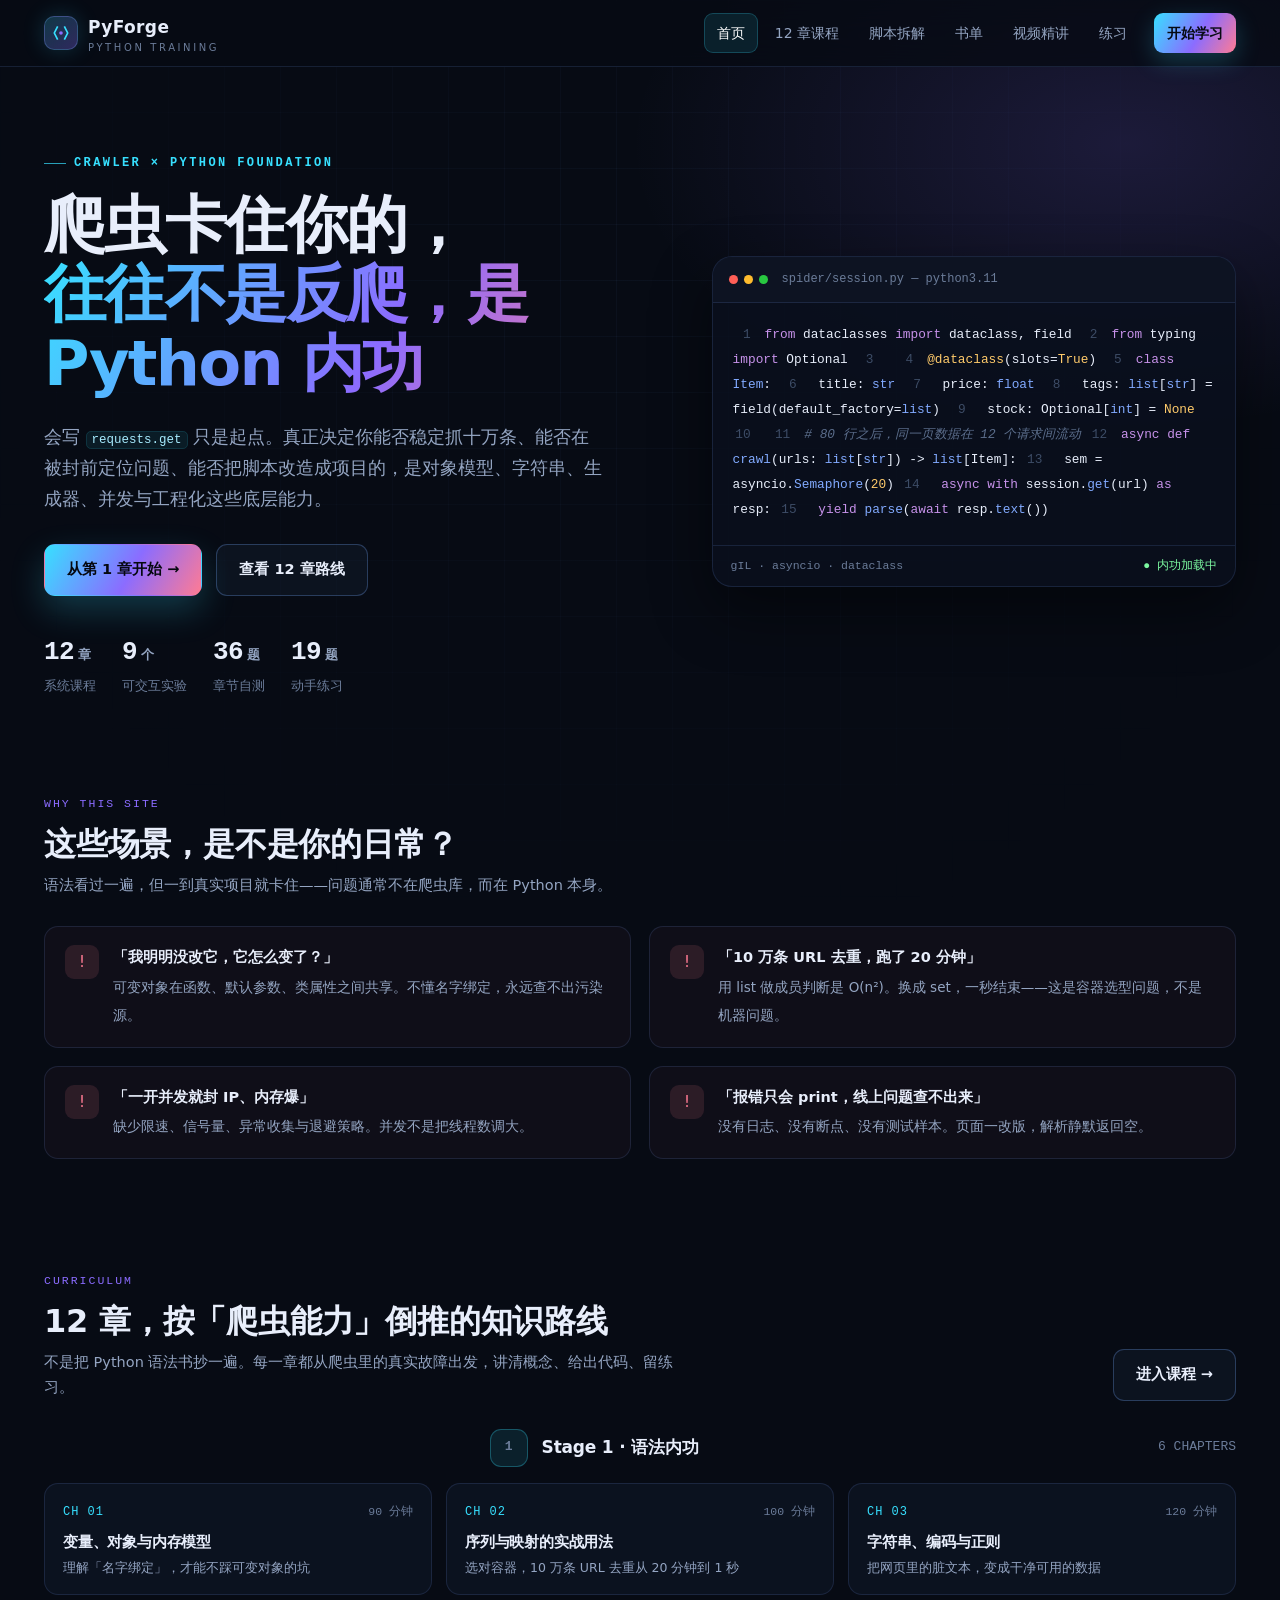
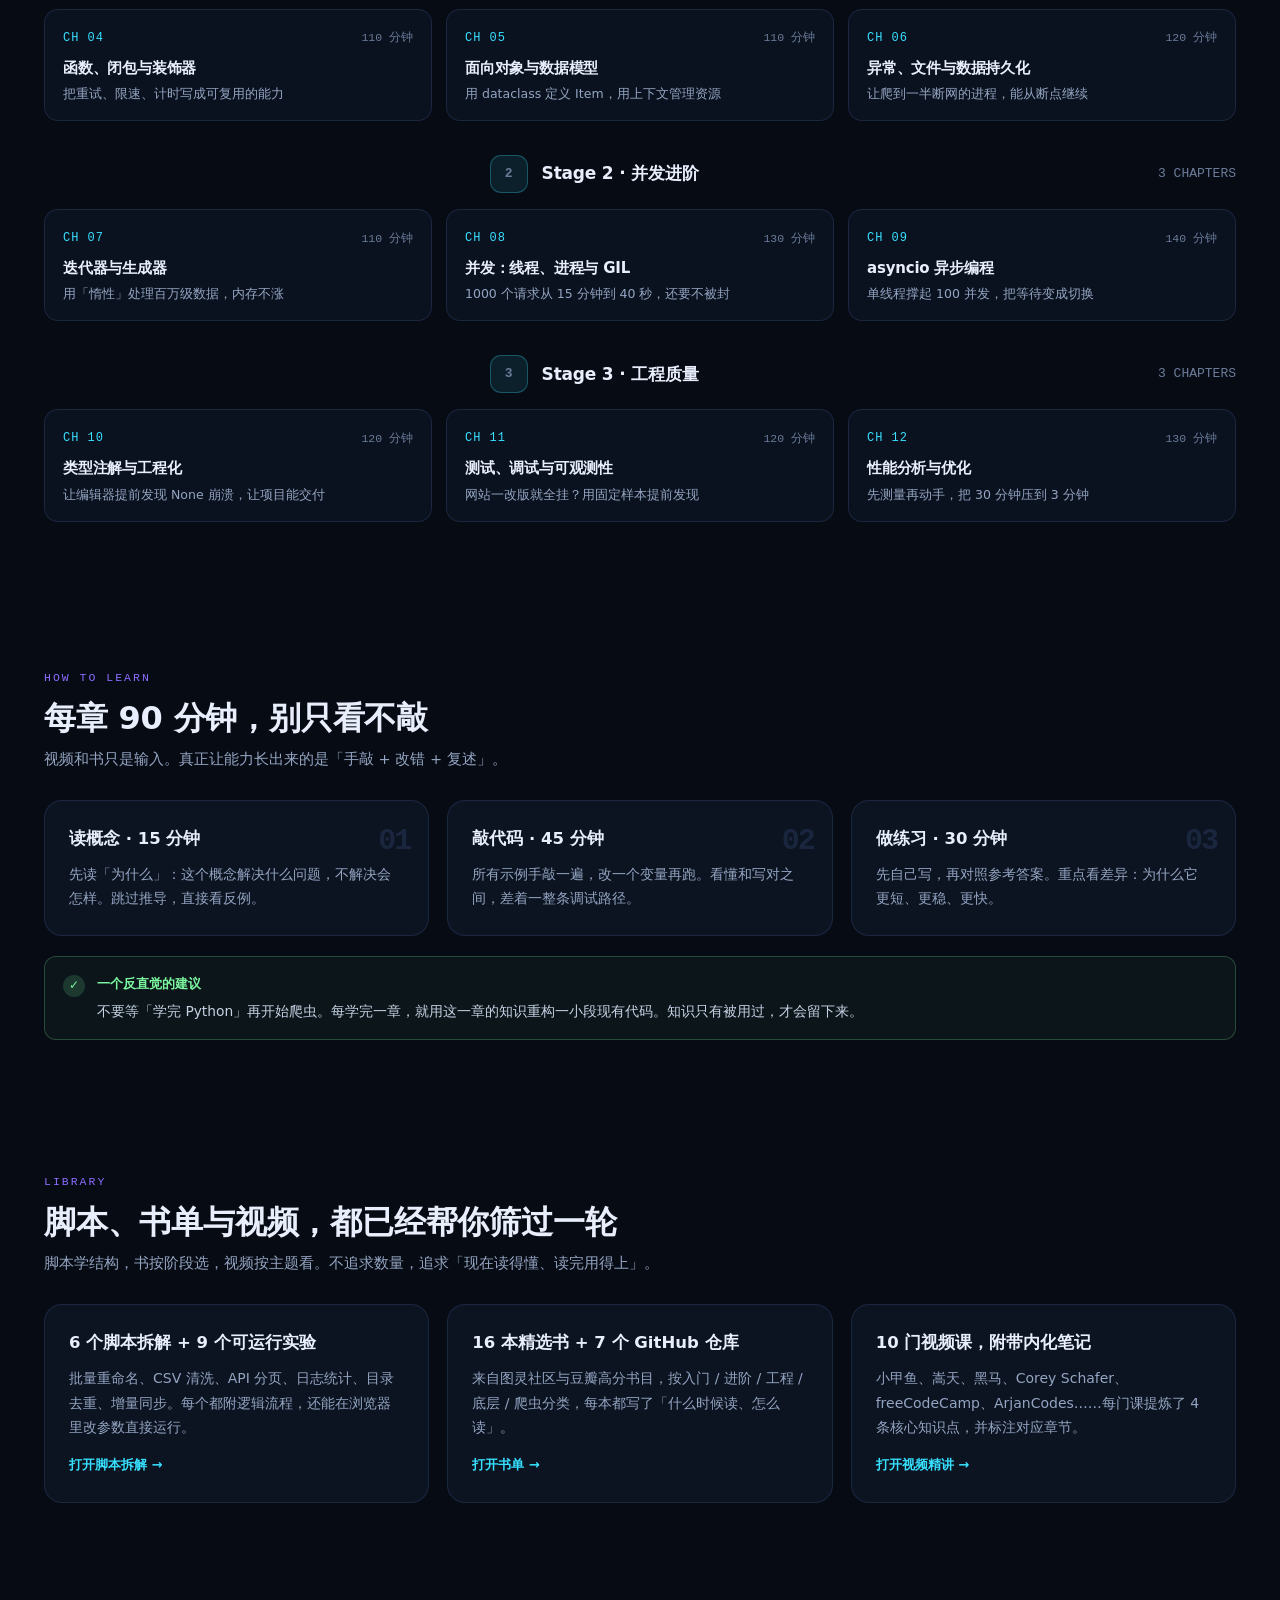
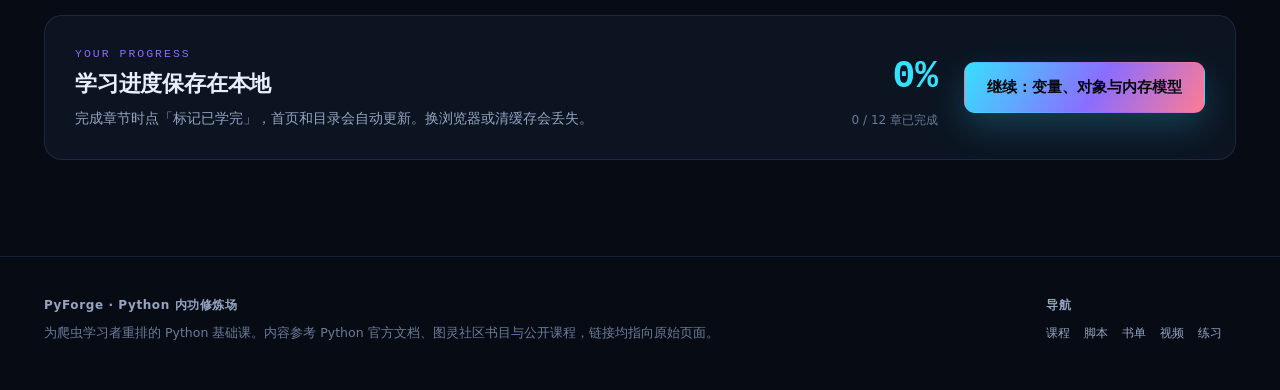
<file: legacy/index.html>
<!DOCTYPE html>
<html lang="zh-CN">
<head>
<meta charset="UTF-8">
<meta name="viewport" content="width=device-width, initial-scale=1.0">
<title>PyForge · Python 内功修炼场 | 为爬虫补上 Python 基础</title>
<meta name="description" content="12 章 Python 系统课，面向爬虫学习者的 Python 内功补强：对象模型、字符串与正则、装饰器、生成器、并发、asyncio、类型注解、测试与性能优化。">
<link rel="stylesheet" href="assets/style.css">
</head>
<body data-page="home">

<nav class="nav">
  <div class="nav-inner">
    <a class="logo" href="index.html">
      <span class="logo-mark">
        <svg viewBox="0 0 24 24" fill="none"><path d="M8 4L4 12l4 8M16 4l4 8-4 8" stroke="#37e0ff" stroke-width="2"/><circle cx="12" cy="12" r="2.2" fill="#8b6cff"/></svg>
      </span>
      <span class="logo-text">PyForge<small>PYTHON TRAINING</small></span>
    </a>
    <button class="nav-toggle" type="button" aria-label="打开菜单">☰</button>
    <div class="nav-links">
      <a href="index.html">首页</a>
      <a href="learn.html">12 章课程</a>
      <a href="scripts.html">脚本拆解</a>
      <a href="books.html">书单</a>
      <a href="videos.html">视频精讲</a>
      <a href="practice.html">练习</a>
      <a class="nav-cta" href="learn.html#ch01">开始学习</a>
    </div>
  </div>
</nav>

<div class="wrap">

  <!-- HERO -->
  <section class="hero">
    <div>
      <span class="eyebrow">CRAWLER × PYTHON FOUNDATION</span>
      <h1>爬虫卡住你的，<span class="line2">往往不是反爬，是 Python 内功</span></h1>
      <p class="hero-sub">
        会写 <code>requests.get</code> 只是起点。真正决定你能否稳定抓十万条、能否在被封前定位问题、能否把脚本改造成项目的，是对象模型、字符串、生成器、并发与工程化这些底层能力。
      </p>
      <div class="hero-actions">
        <a class="btn btn-primary" href="learn.html#ch01">从第 1 章开始 →</a>
        <a class="btn btn-ghost" href="#roadmap">查看 12 章路线</a>
      </div>
      <div class="hero-meta">
        <div><b>12<span> 章</span></b>系统课程</div>
        <div><b>9<span> 个</span></b>可交互实验</div>
        <div><b>36<span> 题</span></b>章节自测</div>
        <div><b>19<span> 题</span></b>动手练习</div>
      </div>
    </div>

    <div class="term reveal">
      <div class="term-head">
        <span class="dots"><i></i><i></i><i></i></span>
        <span class="term-title">spider/session.py — python3.11</span>
      </div>
      <div class="term-body">
<span class="ln">1</span><span class="kw">from</span> dataclasses <span class="kw">import</span> dataclass, field
<span class="ln">2</span><span class="kw">from</span> typing <span class="kw">import</span> Optional
<span class="ln">3</span>
<span class="ln">4</span><span class="cmd">@dataclass</span>(slots=<span class="num">True</span>)
<span class="ln">5</span><span class="kw">class</span> <span class="fn">Item</span>:
<span class="ln">6</span>    title: <span class="fn">str</span>
<span class="ln">7</span>    price: <span class="fn">float</span>
<span class="ln">8</span>    tags: <span class="fn">list</span>[<span class="fn">str</span>] = field(default_factory=<span class="fn">list</span>)
<span class="ln">9</span>    stock: Optional[<span class="fn">int</span>] = <span class="num">None</span>
<span class="ln">10</span>
<span class="ln">11</span><span class="cm"># 80 行之后，同一页数据在 12 个请求间流动</span>
<span class="ln">12</span><span class="kw">async def</span> <span class="fn">crawl</span>(urls: <span class="fn">list</span>[<span class="fn">str</span>]) -> <span class="fn">list</span>[Item]:
<span class="ln">13</span>    sem = asyncio.<span class="fn">Semaphore</span>(<span class="num">20</span>)
<span class="ln">14</span>    <span class="kw">async with</span> session.<span class="fn">get</span>(url) <span class="kw">as</span> resp:
<span class="ln">15</span>        <span class="kw">yield</span> <span class="fn">parse</span>(<span class="kw">await</span> resp.<span class="fn">text</span>())
      </div>
      <div class="term-foot"><span>gIL · asyncio · dataclass</span><span class="pulse">● 内功加载中</span></div>
    </div>
  </section>

  <!-- 痛点 -->
  <section class="section reveal" id="pain">
    <div class="section-head">
      <div>
        <span class="kicker">WHY THIS SITE</span>
        <h2>这些场景，是不是你的日常？</h2>
        <p>语法看过一遍，但一到真实项目就卡住——问题通常不在爬虫库，而在 Python 本身。</p>
      </div>
    </div>
    <div class="grid g2">
      <div class="pain"><span class="ico">!</span><div><b>「我明明没改它，它怎么变了？」</b><span>可变对象在函数、默认参数、类属性之间共享。不懂名字绑定，永远查不出污染源。</span></div></div>
      <div class="pain"><span class="ico">!</span><div><b>「10 万条 URL 去重，跑了 20 分钟」</b><span>用 list 做成员判断是 O(n²)。换成 set，一秒结束——这是容器选型问题，不是机器问题。</span></div></div>
      <div class="pain"><span class="ico">!</span><div><b>「一开并发就封 IP、内存爆」</b><span>缺少限速、信号量、异常收集与退避策略。并发不是把线程数调大。</span></div></div>
      <div class="pain"><span class="ico">!</span><div><b>「报错只会 print，线上问题查不出来」</b><span>没有日志、没有断点、没有测试样本。页面一改版，解析静默返回空。</span></div></div>
    </div>
  </section>

  <!-- 路线图 -->
  <section class="section reveal" id="roadmap">
    <div class="section-head">
      <div>
        <span class="kicker">CURRICULUM</span>
        <h2>12 章，按「爬虫能力」倒推的知识路线</h2>
        <p>不是把 Python 语法书抄一遍。每一章都从爬虫里的真实故障出发，讲清概念、给出代码、留练习。</p>
      </div>
      <a class="btn btn-ghost" href="learn.html">进入课程 →</a>
    </div>
    <div id="roadmapMount"></div>
  </section>

  <!-- 学习方法 -->
  <section class="section reveal">
    <div class="section-head">
      <div>
        <span class="kicker">HOW TO LEARN</span>
        <h2>每章 90 分钟，别只看不敲</h2>
        <p>视频和书只是输入。真正让能力长出来的是「手敲 + 改错 + 复述」。</p>
      </div>
    </div>
    <div class="grid g3">
      <div class="card"><span class="num-badge">01</span><div class="card-title">读概念 · 15 分钟</div><p>先读「为什么」：这个概念解决什么问题，不解决会怎样。跳过推导，直接看反例。</p></div>
      <div class="card"><span class="num-badge">02</span><div class="card-title">敲代码 · 45 分钟</div><p>所有示例手敲一遍，改一个变量再跑。看懂和写对之间，差着一整条调试路径。</p></div>
      <div class="card"><span class="num-badge">03</span><div class="card-title">做练习 · 30 分钟</div><p>先自己写，再对照参考答案。重点看差异：为什么它更短、更稳、更快。</p></div>
    </div>
    <div class="callout tip" style="margin-top:20px">
      <div class="co-ico">✓</div>
      <div><div class="callout-t">一个反直觉的建议</div><div class="callout-b">不要等「学完 Python」再开始爬虫。每学完一章，就用这一章的知识重构一小段现有代码。知识只有被用过，才会留下来。</div></div>
    </div>
  </section>

  <!-- 资源 -->
  <section class="section reveal">
    <div class="section-head">
      <div>
        <span class="kicker">LIBRARY</span>
        <h2>脚本、书单与视频，都已经帮你筛过一轮</h2>
        <p>脚本学结构，书按阶段选，视频按主题看。不追求数量，追求「现在读得懂、读完用得上」。</p>
      </div>
    </div>
    <div class="grid g3">
      <a class="card" href="scripts.html" style="color:var(--text)">
        <div class="card-title">6 个脚本拆解 + 9 个可运行实验</div>
        <p>批量重命名、CSV 清洗、API 分页、日志统计、目录去重、增量同步。每个都附逻辑流程，还能在浏览器里改参数直接运行。</p>
        <span class="card-link">打开脚本拆解 →</span>
      </a>
      <a class="card" href="books.html" style="color:var(--text)">
        <div class="card-title">16 本精选书 + 7 个 GitHub 仓库</div>
        <p>来自图灵社区与豆瓣高分书目，按入门 / 进阶 / 工程 / 底层 / 爬虫分类，每本都写了「什么时候读、怎么读」。</p>
        <span class="card-link">打开书单 →</span>
      </a>
      <a class="card" href="videos.html" style="color:var(--text)">
        <div class="card-title">10 门视频课，附带内化笔记</div>
        <p>小甲鱼、嵩天、黑马、Corey Schafer、freeCodeCamp、ArjanCodes……每门课提炼了 4 条核心知识点，并标注对应章节。</p>
        <span class="card-link">打开视频精讲 →</span>
      </a>
    </div>
  </section>

  <!-- 进度 -->
  <section class="section reveal">
    <div class="card" style="display:flex;align-items:center;gap:26px;flex-wrap:wrap;padding:28px 30px">
      <div style="flex:1;min-width:240px">
        <div class="kicker" style="margin-bottom:6px">YOUR PROGRESS</div>
        <h2 style="font-size:22px">学习进度保存在本地</h2>
        <p style="color:var(--muted);font-size:14px;margin-top:8px">完成章节时点「标记已学完」，首页和目录会自动更新。换浏览器或清缓存会丢失。</p>
      </div>
      <div style="text-align:right">
        <div id="homeProgress" style="font-family:var(--mono);font-size:38px;font-weight:700;color:var(--cyan)">0%</div>
        <div id="homeProgressText" style="font-size:12px;color:var(--dim)">0 / 12 章已完成</div>
      </div>
      <a class="btn btn-primary" id="continueLink" href="learn.html#ch01"><span id="continueLabel">从第 1 章开始</span></a>
    </div>
  </section>

</div>

<footer class="footer">
  <div class="wrap footer-inner">
    <div>
      <b>PyForge · Python 内功修炼场</b>
      为爬虫学习者重排的 Python 基础课。内容参考 Python 官方文档、图灵社区书目与公开课程，链接均指向原始页面。
    </div>
    <div>
      <b>导航</b>
      <a href="learn.html">课程</a><a href="scripts.html">脚本</a><a href="books.html">书单</a><a href="videos.html">视频</a><a href="practice.html">练习</a>
    </div>
  </div>
</footer>

<script src="data/chapters-1.js"></script>
<script src="data/chapters-2.js"></script>
<script src="assets/app.js"></script>
</body>
</html>
</file>
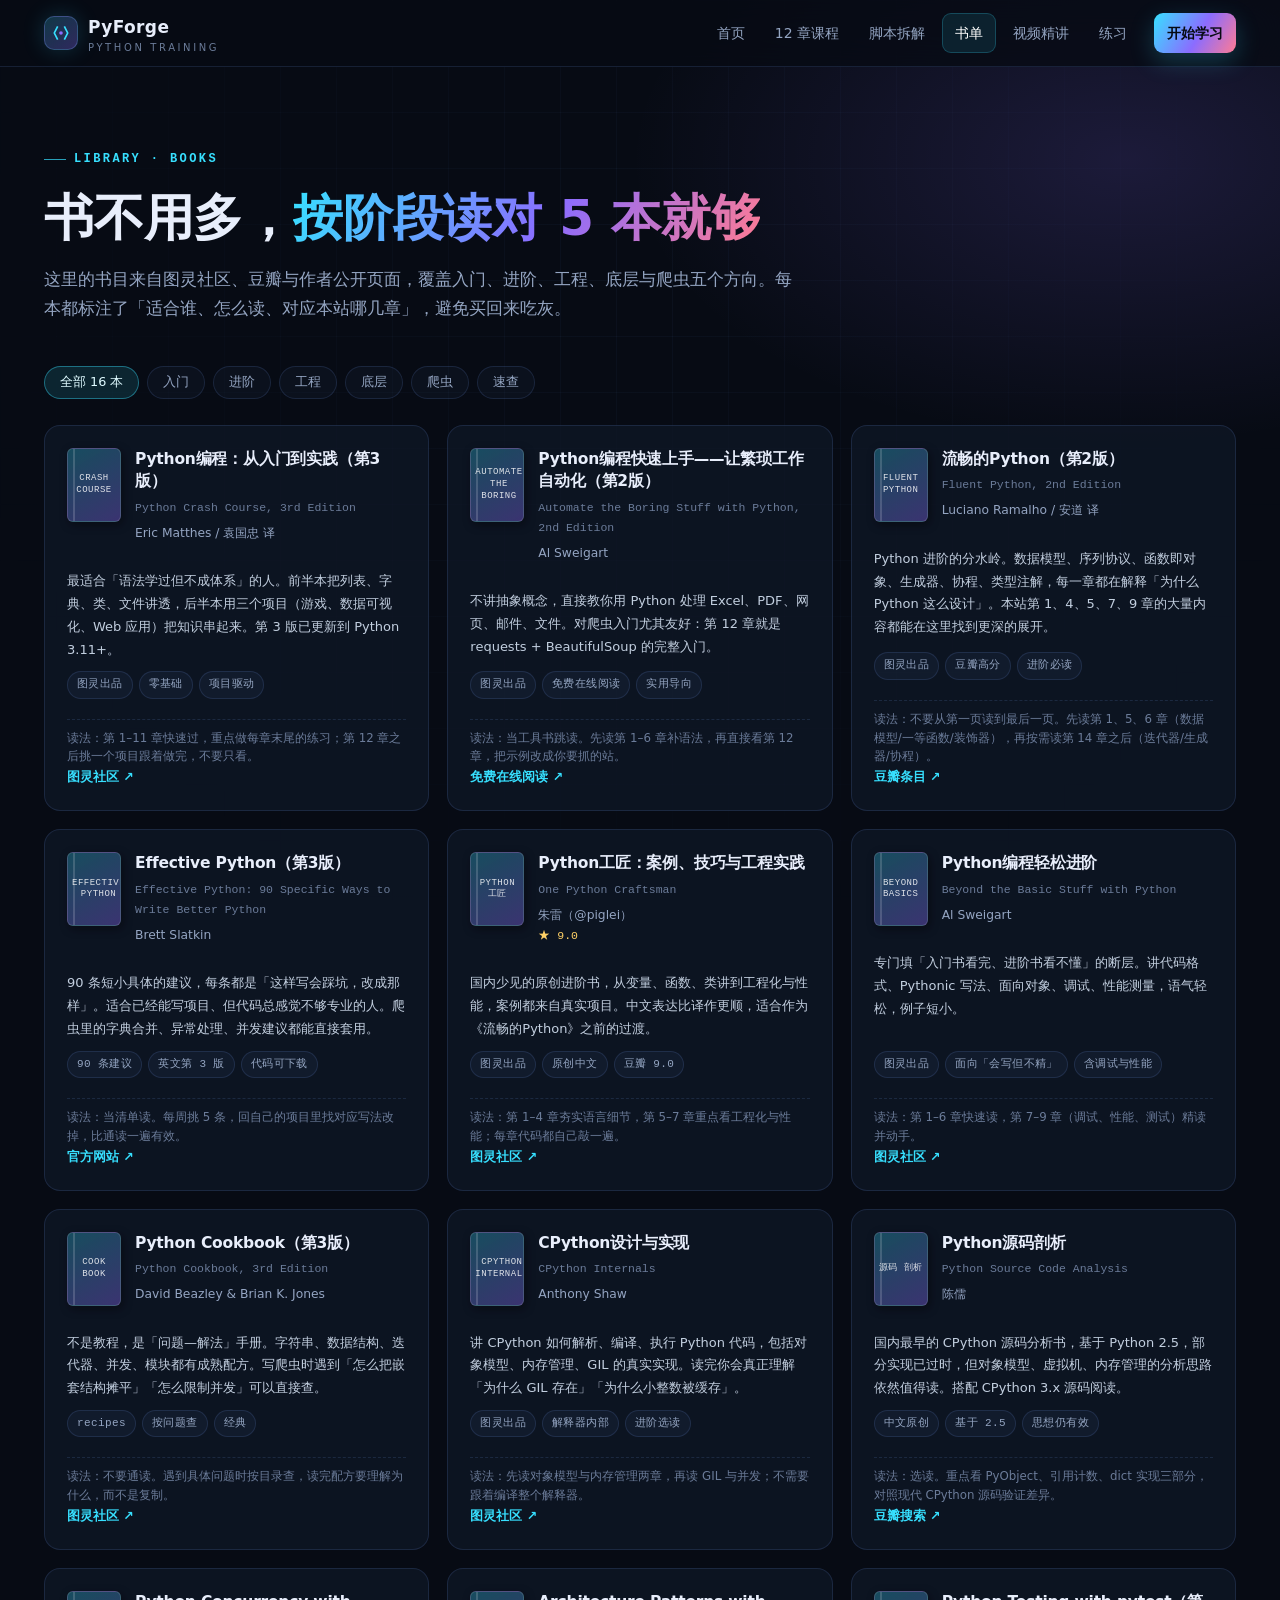
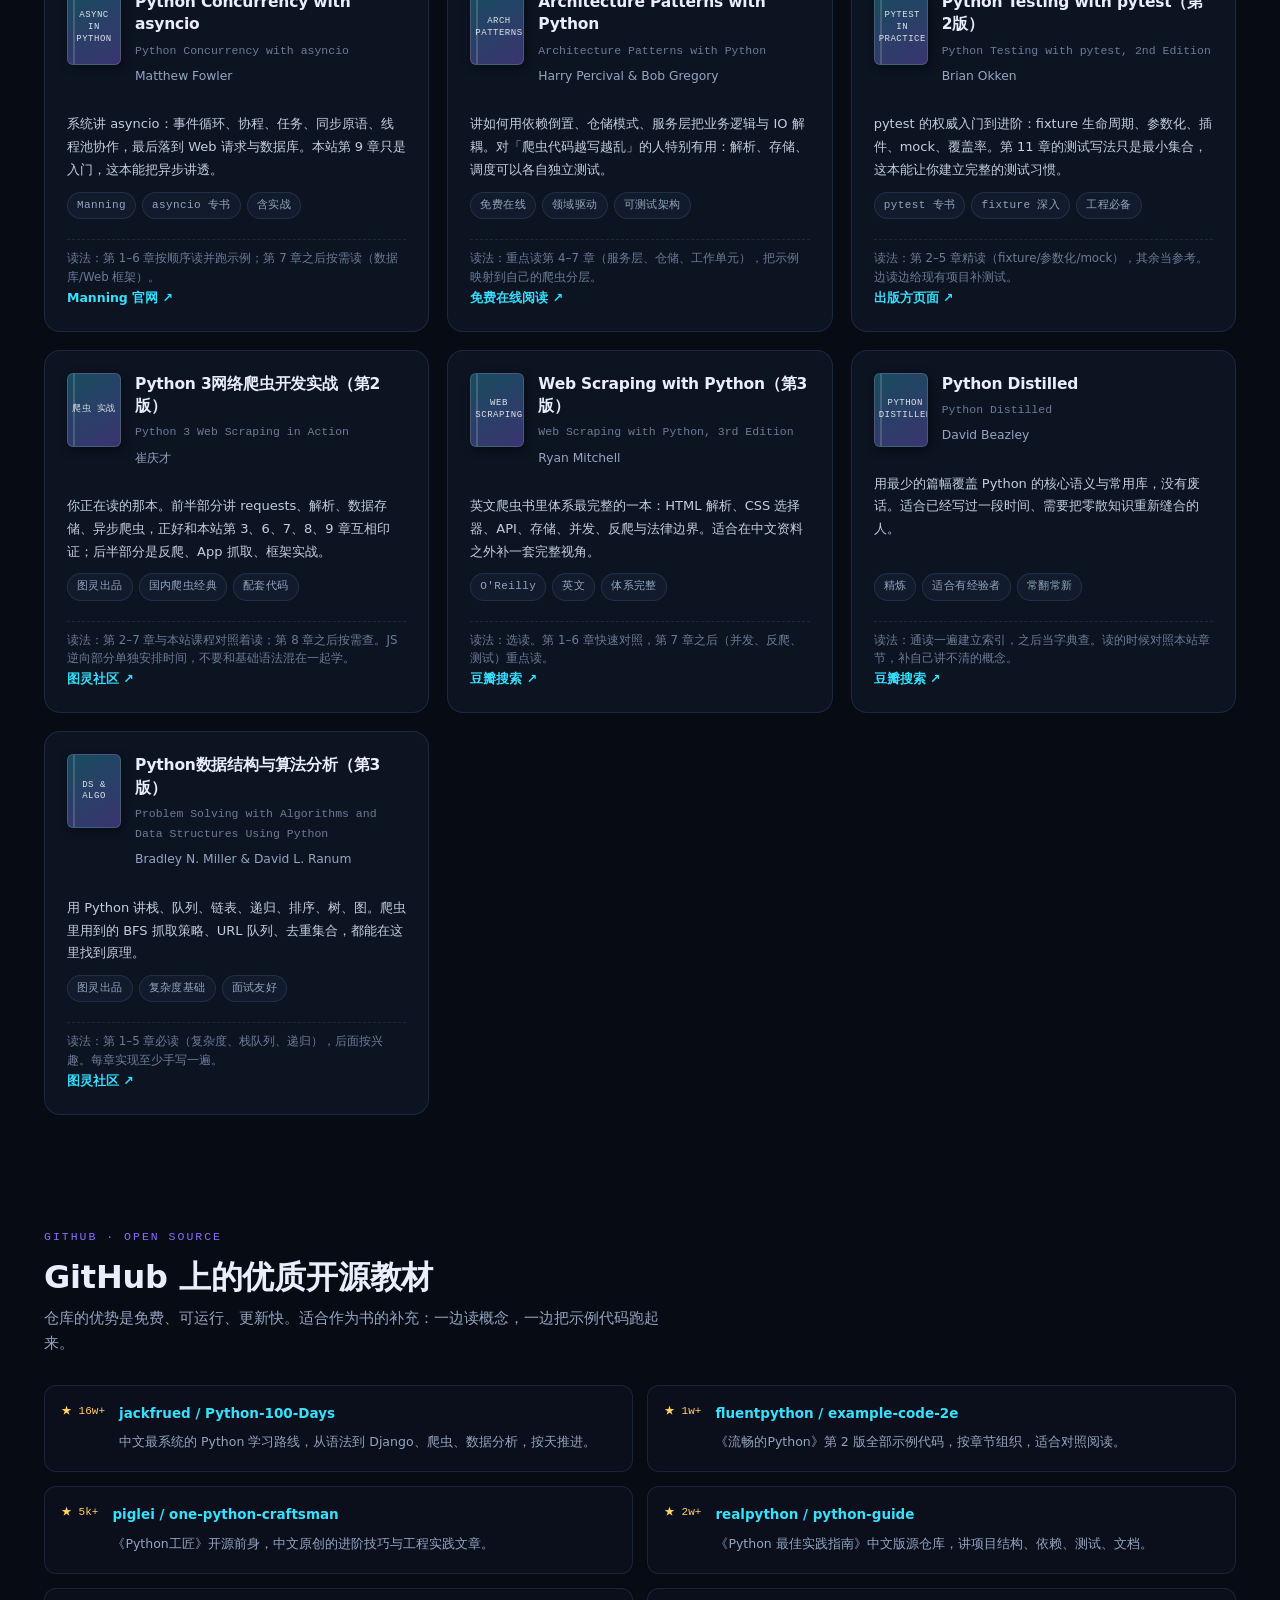
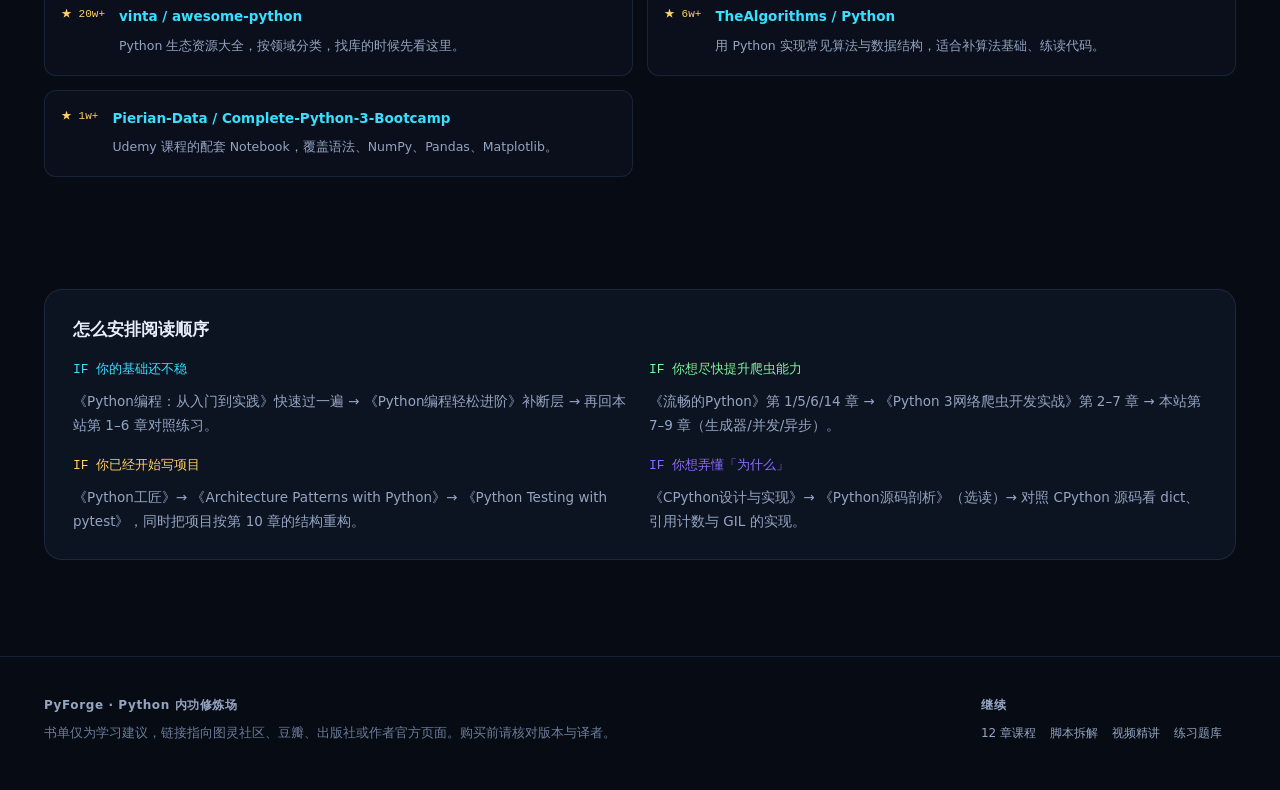
<file: books.html>
<!DOCTYPE html>
<html lang="zh-CN">
<head>
<meta charset="UTF-8">
<meta name="viewport" content="width=device-width, initial-scale=1.0">
<title>书单 · 16 本 Python 精选书与 GitHub 仓库 | PyForge</title>
<meta name="description" content="按入门、进阶、工程、底层、爬虫分类的 Python 书单，来自图灵社区与豆瓣高分书目，附阅读顺序与本站对应章节。">
<link rel="stylesheet" href="assets/style.css">
</head>
<body data-page="books">

<nav class="nav">
  <div class="nav-inner">
    <a class="logo" href="index.html">
      <span class="logo-mark">
        <svg viewBox="0 0 24 24" fill="none"><path d="M8 4L4 12l4 8M16 4l4 8-4 8" stroke="#37e0ff" stroke-width="2"/><circle cx="12" cy="12" r="2.2" fill="#8b6cff"/></svg>
      </span>
      <span class="logo-text">PyForge<small>PYTHON TRAINING</small></span>
    </a>
    <button class="nav-toggle" type="button" aria-label="打开菜单">☰</button>
    <div class="nav-links">
      <a href="index.html">首页</a>
      <a href="learn.html">12 章课程</a>
      <a href="scripts.html">脚本拆解</a>
      <a href="books.html">书单</a>
      <a href="videos.html">视频精讲</a>
      <a href="practice.html">练习</a>
      <a class="nav-cta" href="learn.html#ch01">开始学习</a>
    </div>
  </div>
</nav>

<div class="wrap">
  <div class="page-head">
    <span class="eyebrow">LIBRARY · BOOKS</span>
    <h1>书不用多，<span class="grad">按阶段读对 5 本就够</span></h1>
    <p>这里的书目来自图灵社区、豆瓣与作者公开页面，覆盖入门、进阶、工程、底层与爬虫五个方向。每本都标注了「适合谁、怎么读、对应本站哪几章」，避免买回来吃灰。</p>
  </div>

  <section class="section" style="padding-top:10px">
    <div class="filters">
      <button class="chip active" type="button" data-filter="all">全部 16 本</button>
      <button class="chip" type="button" data-filter="入门">入门</button>
      <button class="chip" type="button" data-filter="进阶">进阶</button>
      <button class="chip" type="button" data-filter="工程">工程</button>
      <button class="chip" type="button" data-filter="底层">底层</button>
      <button class="chip" type="button" data-filter="爬虫">爬虫</button>
      <button class="chip" type="button" data-filter="速查">速查</button>
    </div>

    <div class="book-grid" id="bookGrid"></div>
  </section>

  <section class="section">
    <div class="section-head">
      <div>
        <span class="kicker">GITHUB · OPEN SOURCE</span>
        <h2>GitHub 上的优质开源教材</h2>
        <p>仓库的优势是免费、可运行、更新快。适合作为书的补充：一边读概念，一边把示例代码跑起来。</p>
      </div>
    </div>
    <div class="gh-grid" id="ghGrid"></div>
  </section>

  <section class="section">
    <div class="card reveal" style="padding:26px 28px">
      <div class="card-title">怎么安排阅读顺序</div>
      <div class="grid g2" style="margin-top:14px">
        <div>
          <div style="font-size:13px;color:var(--cyan);font-family:var(--mono);margin-bottom:8px">IF 你的基础还不稳</div>
          <p style="font-size:13.5px;color:var(--muted)">
            《Python编程：从入门到实践》快速过一遍 → 《Python编程轻松进阶》补断层 → 再回本站第 1–6 章对照练习。
          </p>
        </div>
        <div>
          <div style="font-size:13px;color:var(--lime);font-family:var(--mono);margin-bottom:8px">IF 你想尽快提升爬虫能力</div>
          <p style="font-size:13.5px;color:var(--muted)">
            《流畅的Python》第 1/5/6/14 章 → 《Python 3网络爬虫开发实战》第 2–7 章 → 本站第 7–9 章（生成器/并发/异步）。
          </p>
        </div>
        <div>
          <div style="font-size:13px;color:var(--amber);font-family:var(--mono);margin-bottom:8px">IF 你已经开始写项目</div>
          <p style="font-size:13.5px;color:var(--muted)">
            《Python工匠》→ 《Architecture Patterns with Python》→ 《Python Testing with pytest》，同时把项目按第 10 章的结构重构。
          </p>
        </div>
        <div>
          <div style="font-size:13px;color:var(--violet);font-family:var(--mono);margin-bottom:8px">IF 你想弄懂「为什么」</div>
          <p style="font-size:13.5px;color:var(--muted)">
            《CPython设计与实现》→ 《Python源码剖析》（选读）→ 对照 CPython 源码看 dict、引用计数与 GIL 的实现。
          </p>
        </div>
      </div>
    </div>
  </section>
</div>

<footer class="footer">
  <div class="wrap footer-inner">
    <div>
      <b>PyForge · Python 内功修炼场</b>
      书单仅为学习建议，链接指向图灵社区、豆瓣、出版社或作者官方页面。购买前请核对版本与译者。
    </div>
    <div>
      <b>继续</b>
      <a href="learn.html">12 章课程</a><a href="scripts.html">脚本拆解</a><a href="videos.html">视频精讲</a><a href="practice.html">练习题库</a>
    </div>
  </div>
</footer>

<script src="data/books.js"></script>
<script src="assets/app.js"></script>
</body>
</html>
</file>
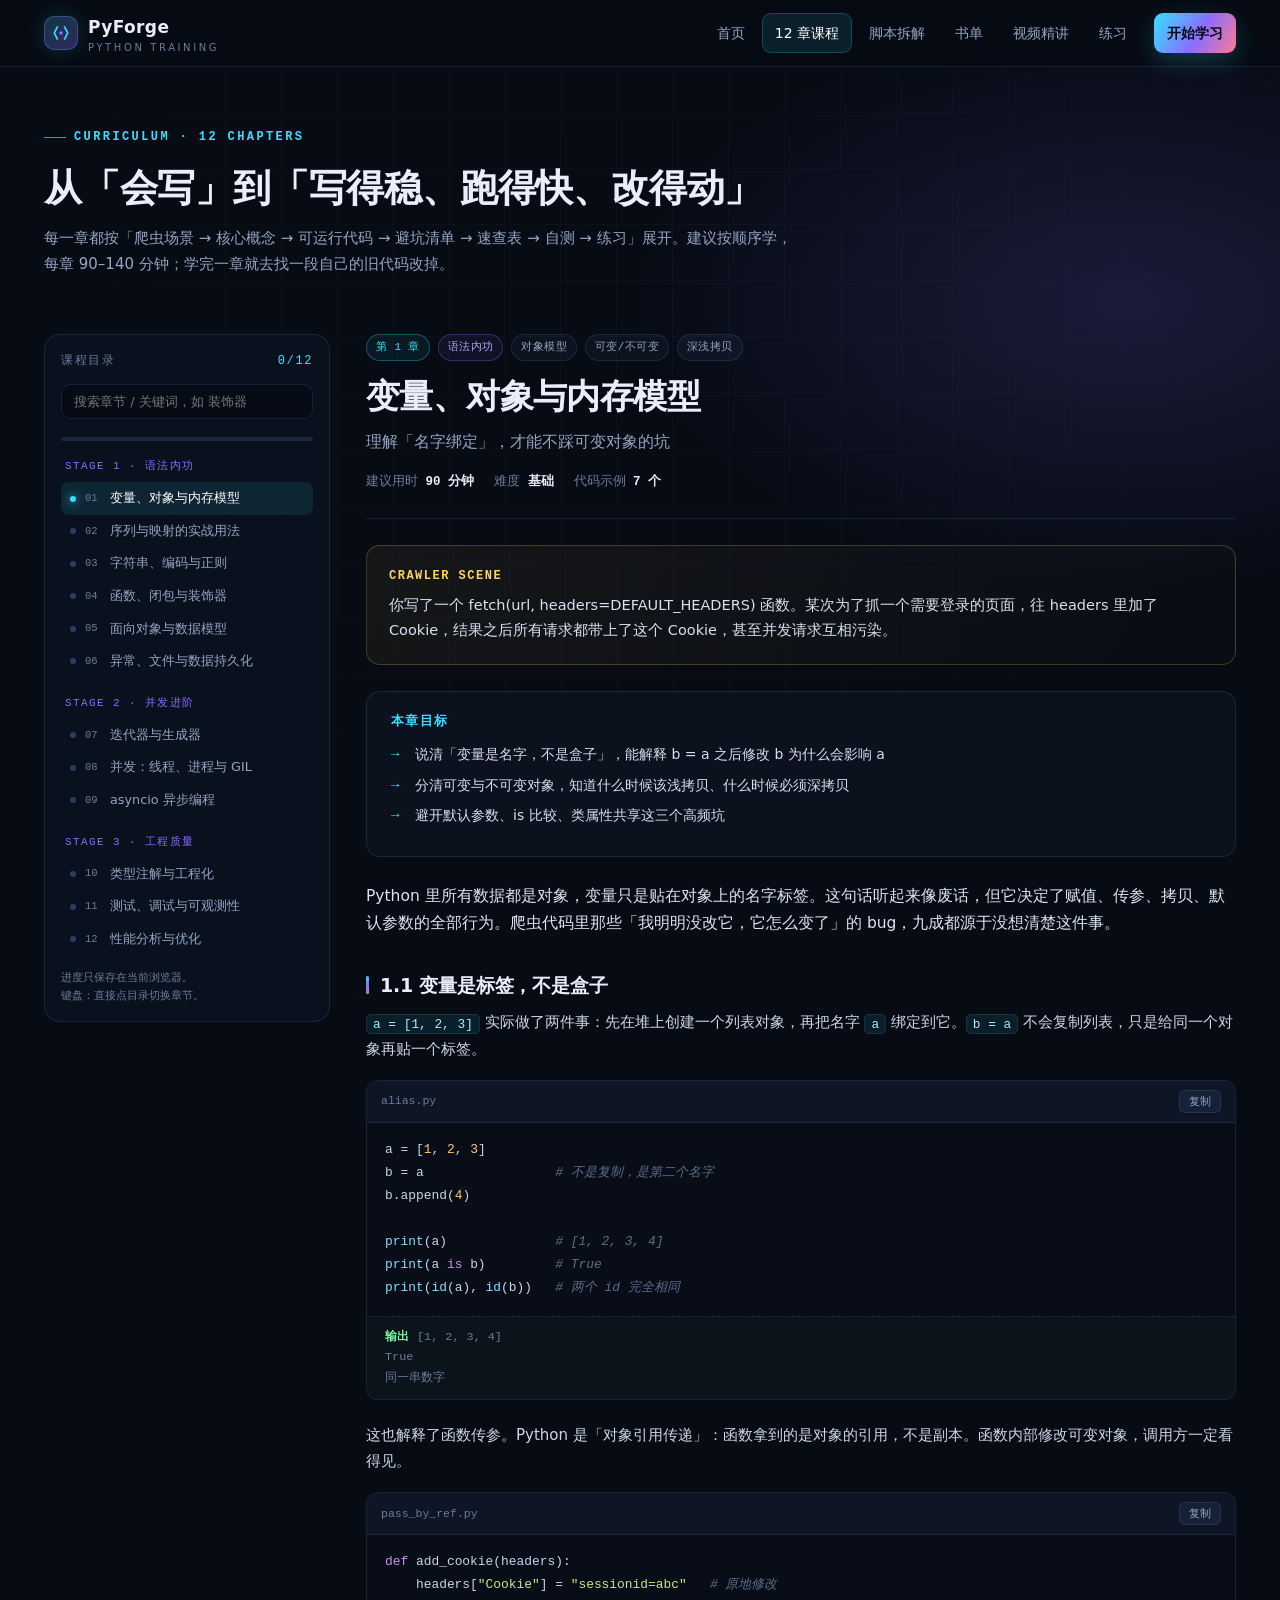
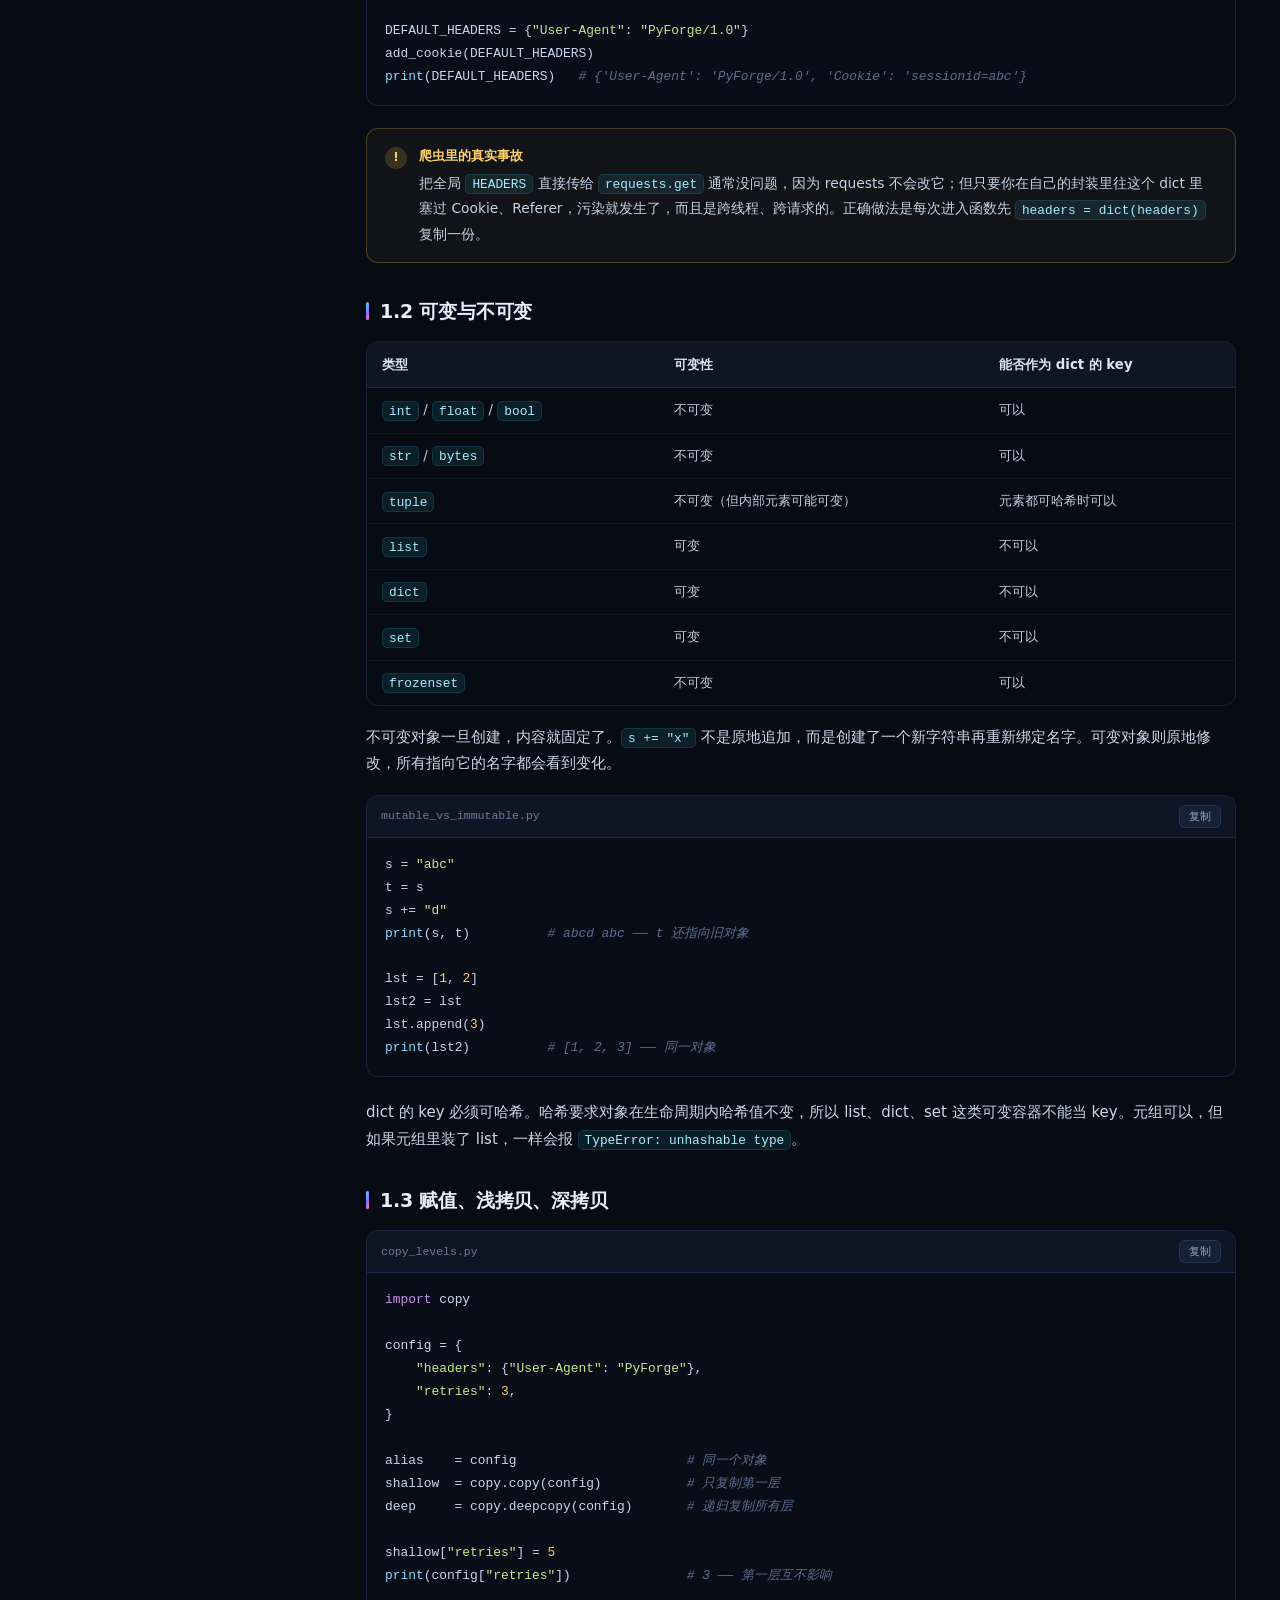
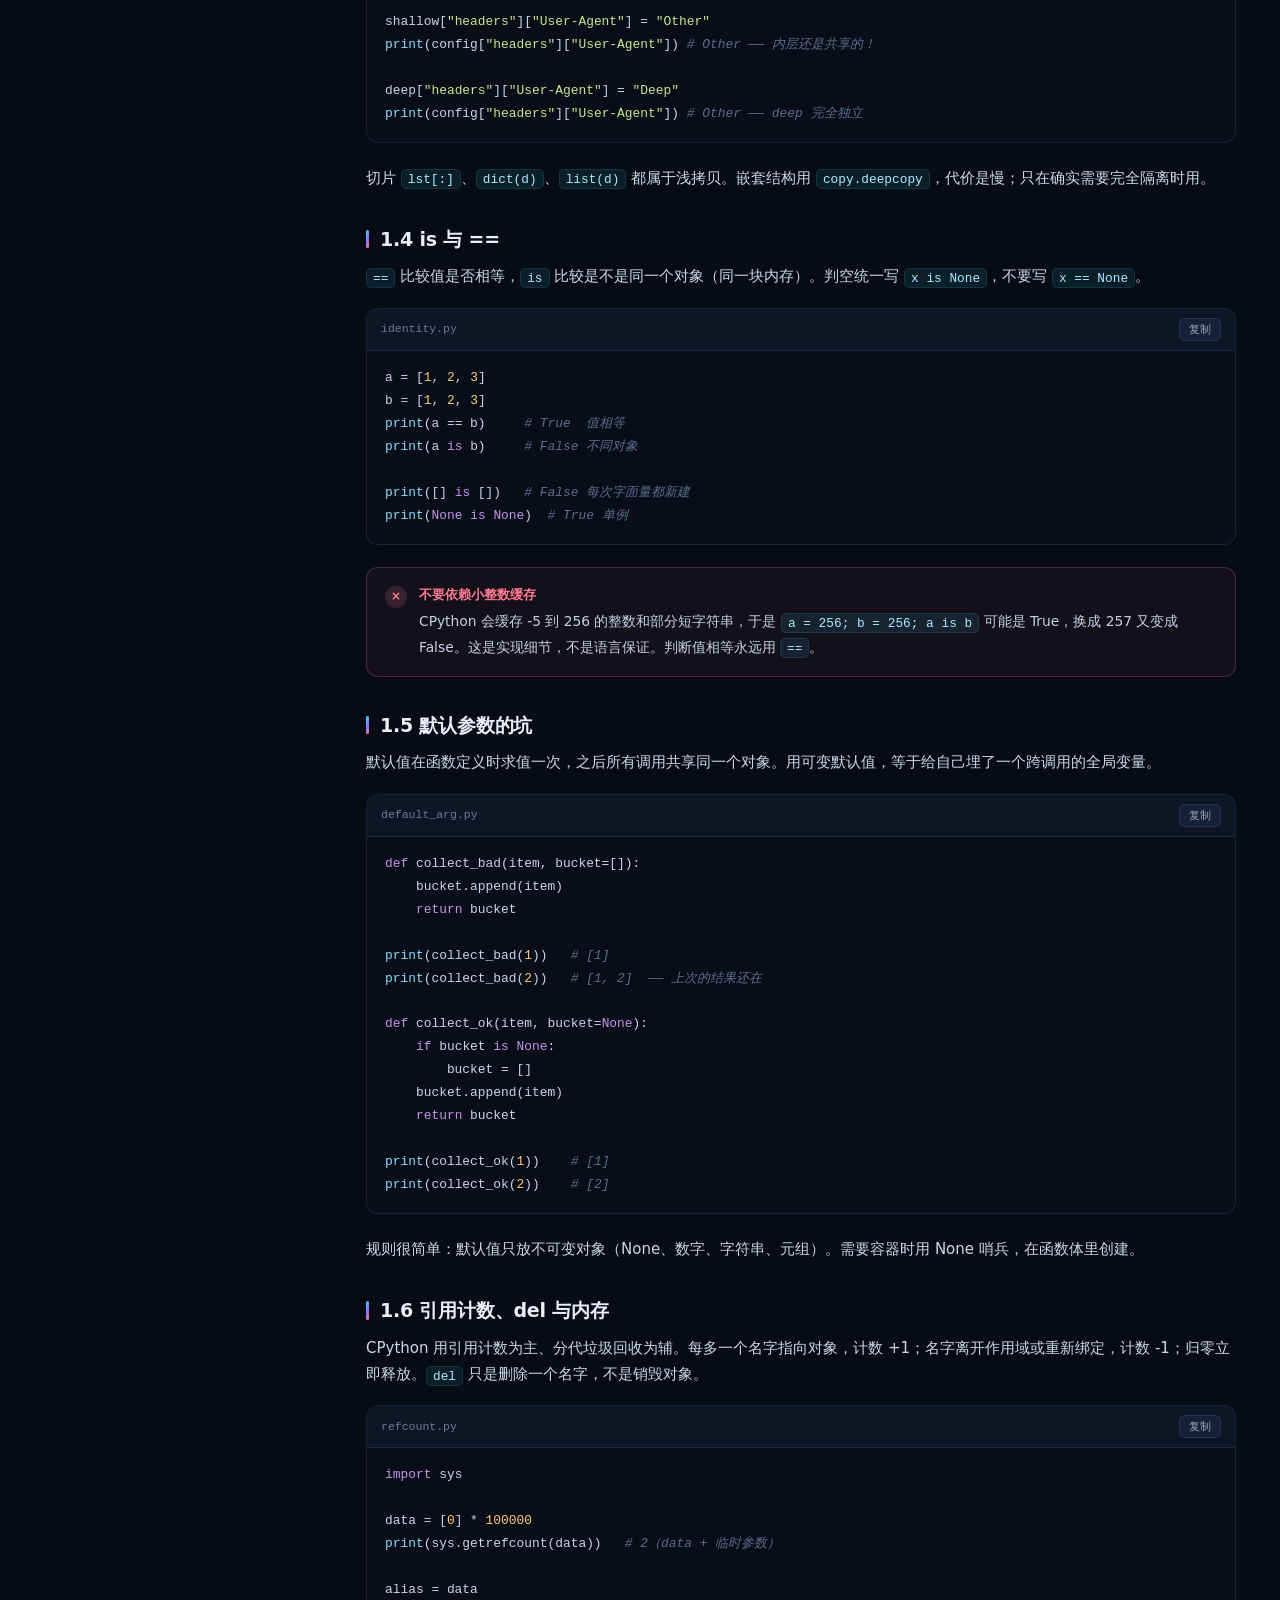
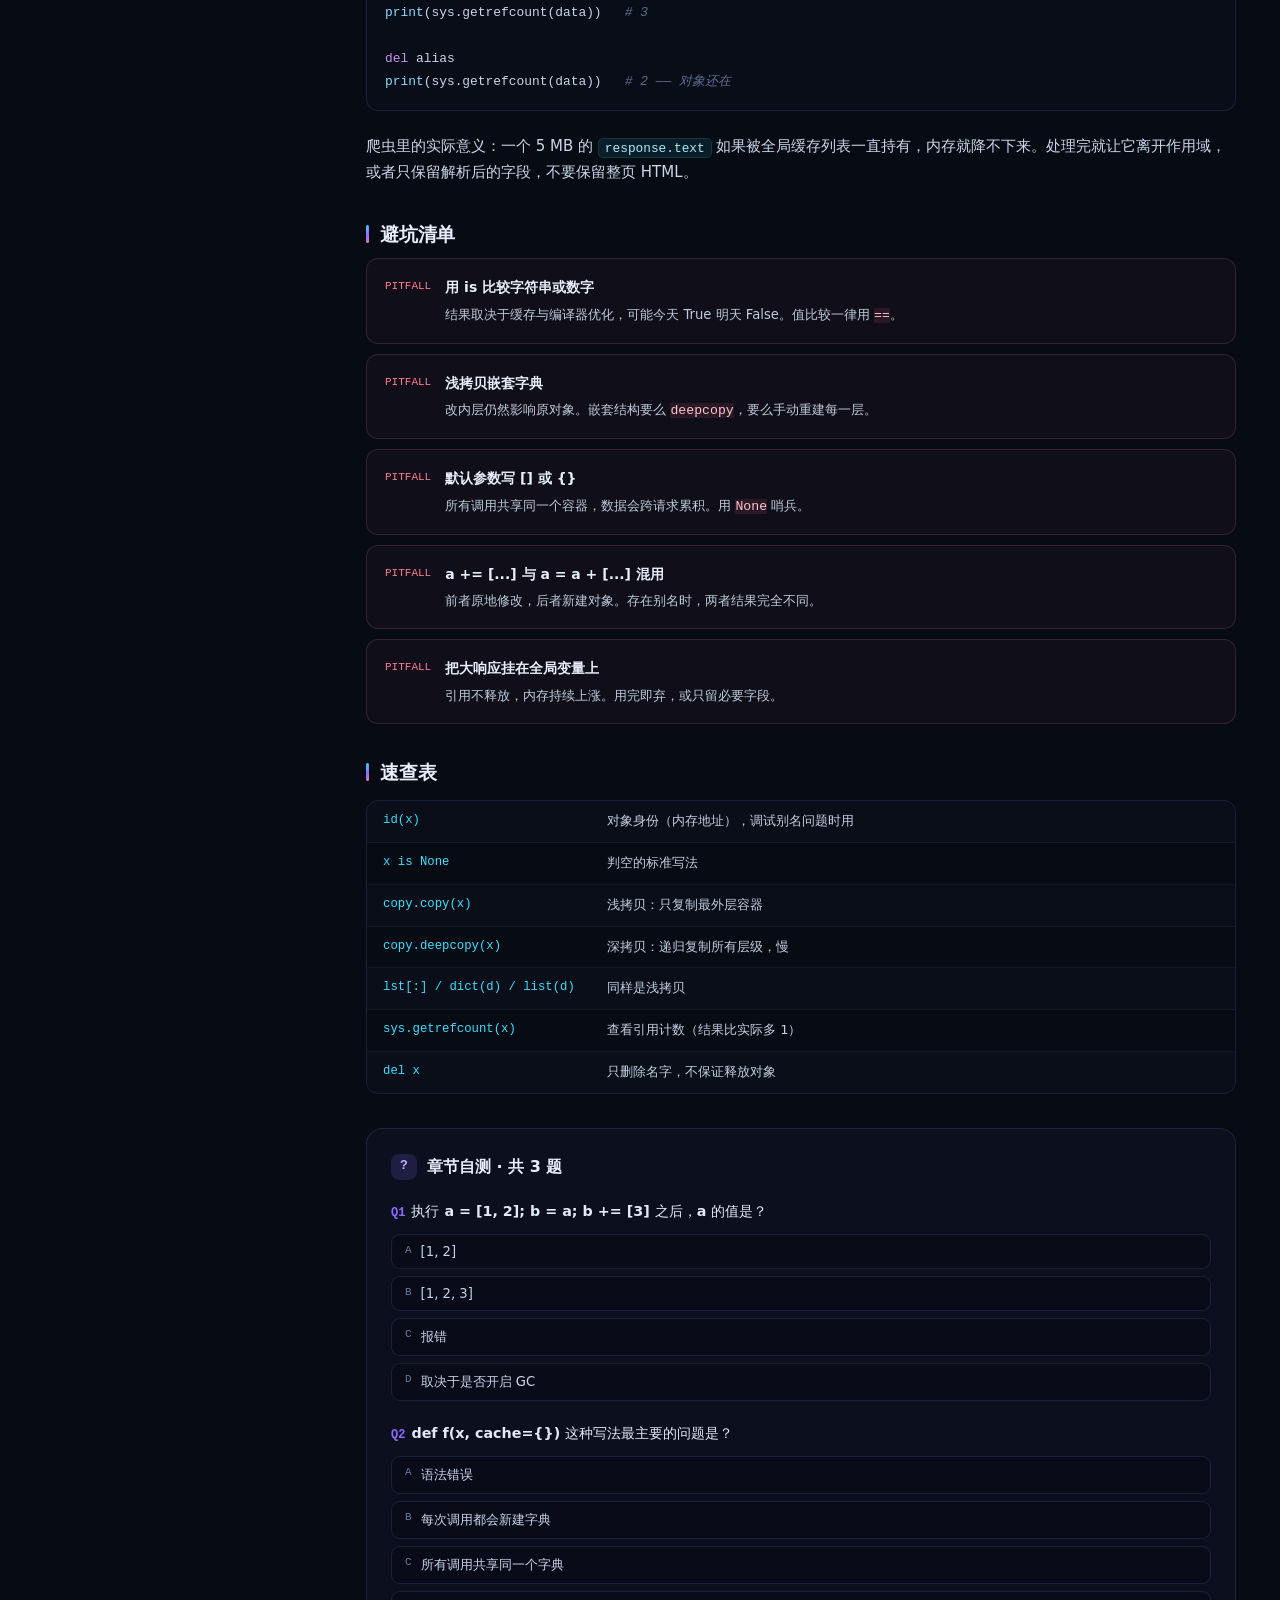
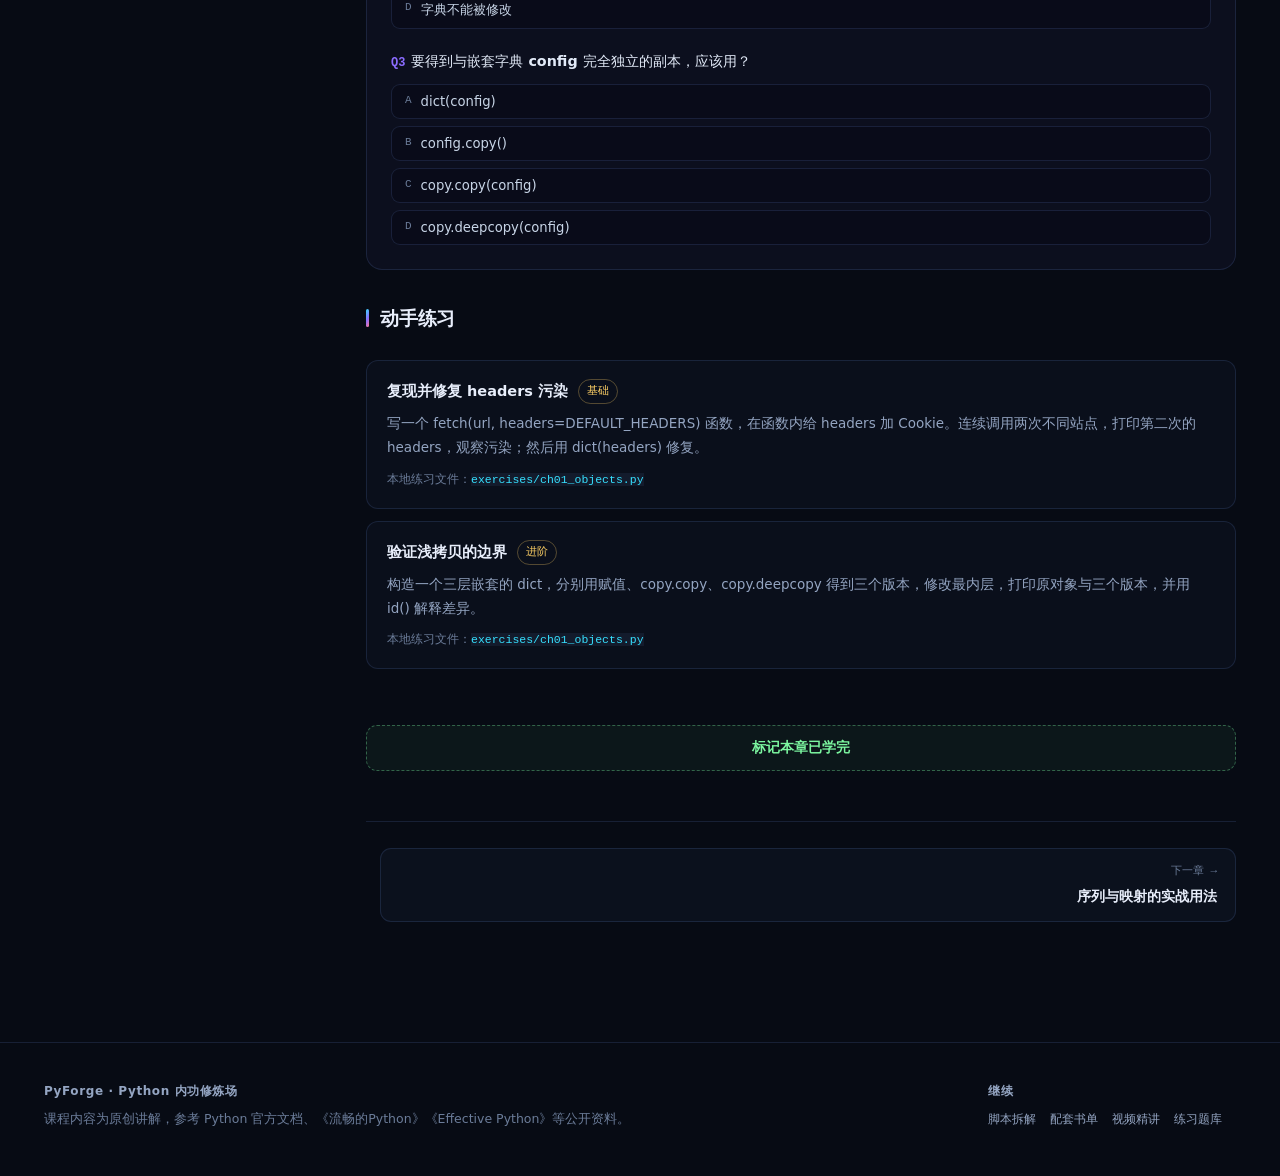
<file: learn.html>
<!DOCTYPE html>
<html lang="zh-CN">
<head>
<meta charset="UTF-8">
<meta name="viewport" content="width=device-width, initial-scale=1.0">
<title>12 章课程 · PyForge</title>
<meta name="description" content="从对象模型到 asyncio：12 章详细 Python 教学正文，每章包含爬虫场景、可运行代码、避坑清单、速查表、自测题与练习。">
<link rel="stylesheet" href="assets/style.css">
</head>
<body data-page="learn">

<nav class="nav">
  <div class="nav-inner">
    <a class="logo" href="index.html">
      <span class="logo-mark">
        <svg viewBox="0 0 24 24" fill="none"><path d="M8 4L4 12l4 8M16 4l4 8-4 8" stroke="#37e0ff" stroke-width="2"/><circle cx="12" cy="12" r="2.2" fill="#8b6cff"/></svg>
      </span>
      <span class="logo-text">PyForge<small>PYTHON TRAINING</small></span>
    </a>
    <button class="nav-toggle" type="button" aria-label="打开菜单">☰</button>
    <div class="nav-links">
      <a href="index.html">首页</a>
      <a href="learn.html">12 章课程</a>
      <a href="scripts.html">脚本拆解</a>
      <a href="books.html">书单</a>
      <a href="videos.html">视频精讲</a>
      <a href="practice.html">练习</a>
      <a class="nav-cta" href="learn.html#ch01">开始学习</a>
    </div>
  </div>
</nav>

<div class="wrap">

  <div class="learn-hero">
    <span class="eyebrow">CURRICULUM · 12 CHAPTERS</span>
    <h1>从「会写」到「写得稳、跑得快、改得动」</h1>
    <p>每一章都按「爬虫场景 → 核心概念 → 可运行代码 → 避坑清单 → 速查表 → 自测 → 练习」展开。建议按顺序学，每章 90–140 分钟；学完一章就去找一段自己的旧代码改掉。</p>
  </div>

  <div class="learn-layout">
    <aside class="sidebar">
      <div class="sb-title"><span>课程目录</span><span class="sb-progress" id="sbPercent">0/12</span></div>
      <input class="sb-search" id="sbSearch" type="search" placeholder="搜索章节 / 关键词，如 装饰器">
      <div class="sb-bar"><i id="sbBar"></i></div>
      <div id="sbList"></div>
      <div class="sb-hint">进度只保存在当前浏览器。<br>键盘：直接点目录切换章节。</div>
    </aside>

    <main class="article" id="chapterMount" data-current="ch01"></main>
  </div>
</div>

<footer class="footer">
  <div class="wrap footer-inner">
    <div>
      <b>PyForge · Python 内功修炼场</b>
      课程内容为原创讲解，参考 Python 官方文档、《流畅的Python》《Effective Python》等公开资料。
    </div>
    <div>
      <b>继续</b>
      <a href="scripts.html">脚本拆解</a><a href="books.html">配套书单</a><a href="videos.html">视频精讲</a><a href="practice.html">练习题库</a>
    </div>
  </div>
</footer>

<script src="data/chapters-1.js"></script>
<script src="data/chapters-2.js"></script>
<script src="assets/app.js"></script>
</body>
</html>
</file>
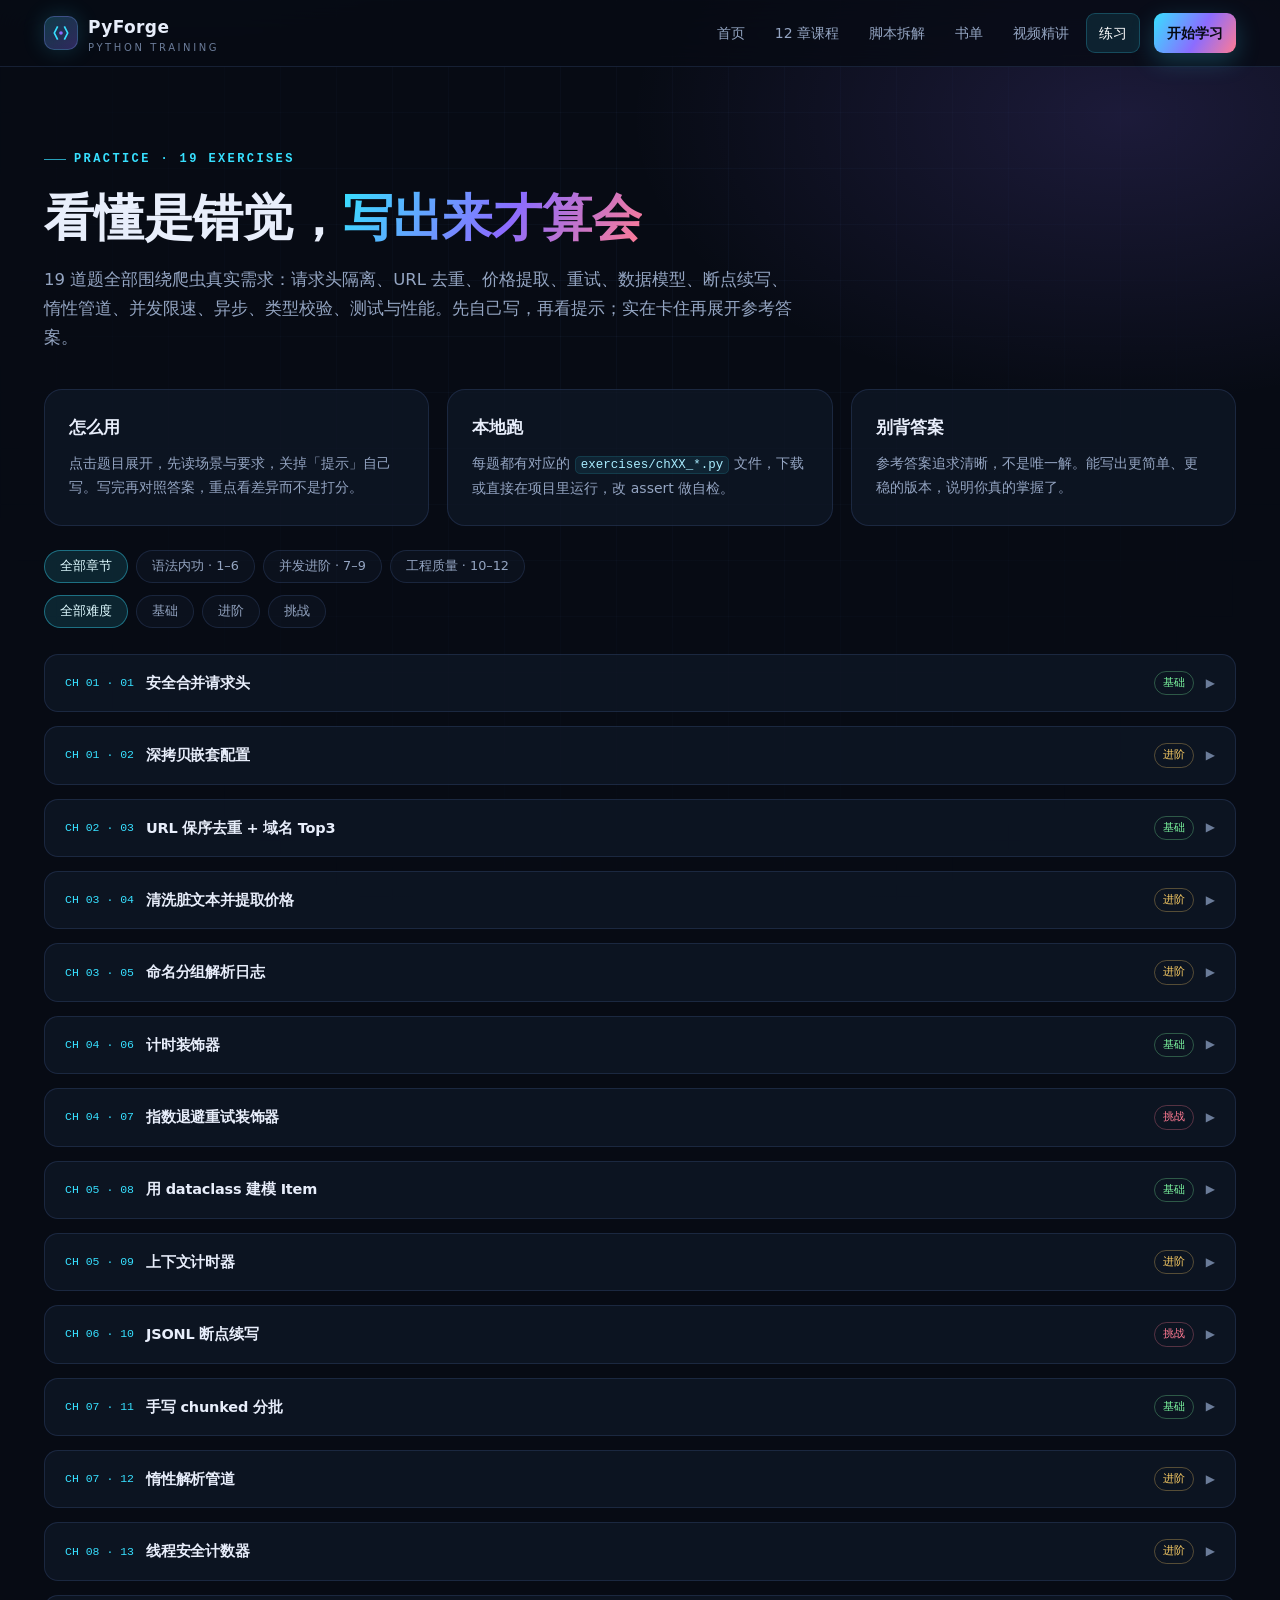
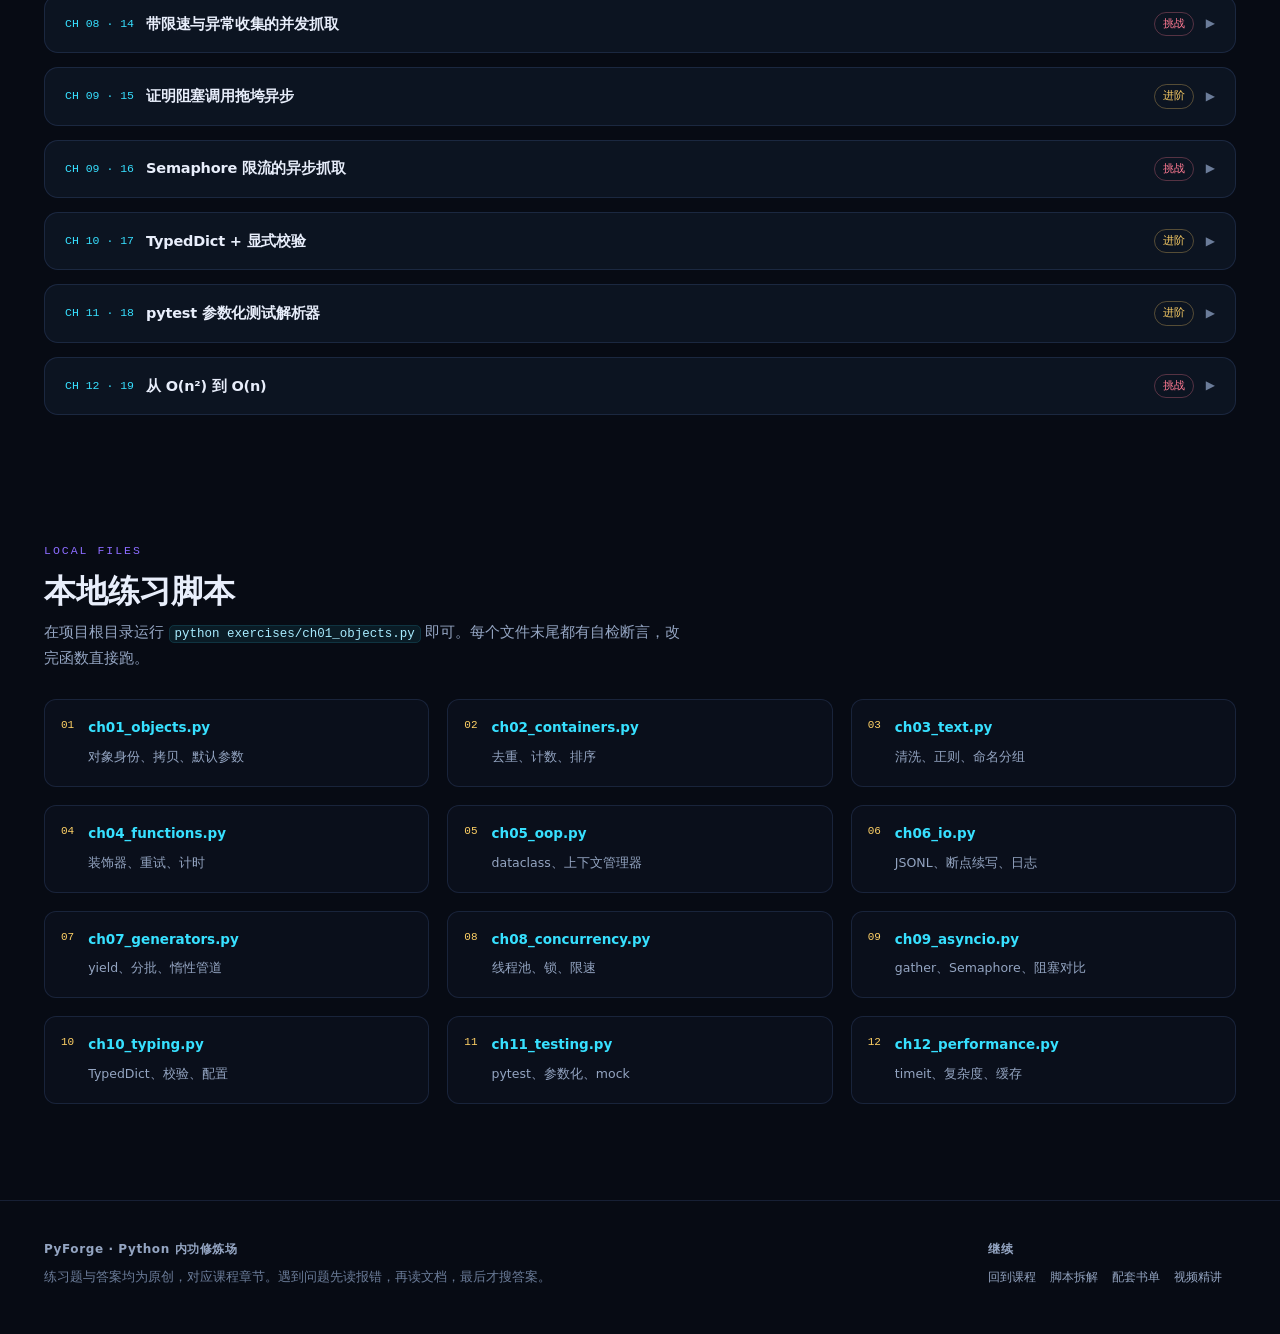
<file: practice.html>
<!DOCTYPE html>
<html lang="zh-CN">
<head>
<meta charset="UTF-8">
<meta name="viewport" content="width=device-width, initial-scale=1.0">
<title>练习题库 · 19 道爬虫向 Python 练习 | PyForge</title>
<meta name="description" content="19 道 Python 练习，覆盖对象拷贝、容器选型、文本正则、装饰器、dataclass、文件持久化、生成器、并发、asyncio、类型、测试与性能，附提示与参考答案。">
<link rel="stylesheet" href="assets/style.css">
</head>
<body data-page="practice">

<nav class="nav">
  <div class="nav-inner">
    <a class="logo" href="index.html">
      <span class="logo-mark">
        <svg viewBox="0 0 24 24" fill="none"><path d="M8 4L4 12l4 8M16 4l4 8-4 8" stroke="#37e0ff" stroke-width="2"/><circle cx="12" cy="12" r="2.2" fill="#8b6cff"/></svg>
      </span>
      <span class="logo-text">PyForge<small>PYTHON TRAINING</small></span>
    </a>
    <button class="nav-toggle" type="button" aria-label="打开菜单">☰</button>
    <div class="nav-links">
      <a href="index.html">首页</a>
      <a href="learn.html">12 章课程</a>
      <a href="scripts.html">脚本拆解</a>
      <a href="books.html">书单</a>
      <a href="videos.html">视频精讲</a>
      <a href="practice.html">练习</a>
      <a class="nav-cta" href="learn.html#ch01">开始学习</a>
    </div>
  </div>
</nav>

<div class="wrap">
  <div class="page-head">
    <span class="eyebrow">PRACTICE · 19 EXERCISES</span>
    <h1>看懂是错觉，<span class="grad">写出来才算会</span></h1>
    <p>19 道题全部围绕爬虫真实需求：请求头隔离、URL 去重、价格提取、重试、数据模型、断点续写、惰性管道、并发限速、异步、类型校验、测试与性能。先自己写，再看提示；实在卡住再展开参考答案。</p>
  </div>

  <section class="section" style="padding-top:10px">
    <div class="grid g3" style="margin-bottom:24px">
      <div class="card"><div class="card-title">怎么用</div><p>点击题目展开，先读场景与要求，关掉「提示」自己写。写完再对照答案，重点看差异而不是打分。</p></div>
      <div class="card"><div class="card-title">本地跑</div><p>每题都有对应的 <code>exercises/chXX_*.py</code> 文件，下载或直接在项目里运行，改 assert 做自检。</p></div>
      <div class="card"><div class="card-title">别背答案</div><p>参考答案追求清晰，不是唯一解。能写出更简单、更稳的版本，说明你真的掌握了。</p></div>
    </div>

    <div class="filters">
      <button class="chip active" type="button" data-chfilter="all">全部章节</button>
      <button class="chip" type="button" data-chfilter="1">语法内功 · 1–6</button>
      <button class="chip" type="button" data-chfilter="2">并发进阶 · 7–9</button>
      <button class="chip" type="button" data-chfilter="3">工程质量 · 10–12</button>
    </div>
    <div class="filters" style="margin-top:-14px">
      <button class="chip active" type="button" data-lvfilter="all">全部难度</button>
      <button class="chip" type="button" data-lvfilter="基础">基础</button>
      <button class="chip" type="button" data-lvfilter="进阶">进阶</button>
      <button class="chip" type="button" data-lvfilter="挑战">挑战</button>
    </div>

    <div id="exerMount"></div>
  </section>

  <section class="section">
    <div class="section-head">
      <div>
        <span class="kicker">LOCAL FILES</span>
        <h2>本地练习脚本</h2>
        <p>在项目根目录运行 <code>python exercises/ch01_objects.py</code> 即可。每个文件末尾都有自检断言，改完函数直接跑。</p>
      </div>
    </div>
    <div class="grid g3">
      <a class="gh-card" href="exercises/ch01_objects.py"><span class="star">01</span><div><b>ch01_objects.py</b><span>对象身份、拷贝、默认参数</span></div></a>
      <a class="gh-card" href="exercises/ch02_containers.py"><span class="star">02</span><div><b>ch02_containers.py</b><span>去重、计数、排序</span></div></a>
      <a class="gh-card" href="exercises/ch03_text.py"><span class="star">03</span><div><b>ch03_text.py</b><span>清洗、正则、命名分组</span></div></a>
      <a class="gh-card" href="exercises/ch04_functions.py"><span class="star">04</span><div><b>ch04_functions.py</b><span>装饰器、重试、计时</span></div></a>
      <a class="gh-card" href="exercises/ch05_oop.py"><span class="star">05</span><div><b>ch05_oop.py</b><span>dataclass、上下文管理器</span></div></a>
      <a class="gh-card" href="exercises/ch06_io.py"><span class="star">06</span><div><b>ch06_io.py</b><span>JSONL、断点续写、日志</span></div></a>
      <a class="gh-card" href="exercises/ch07_generators.py"><span class="star">07</span><div><b>ch07_generators.py</b><span>yield、分批、惰性管道</span></div></a>
      <a class="gh-card" href="exercises/ch08_concurrency.py"><span class="star">08</span><div><b>ch08_concurrency.py</b><span>线程池、锁、限速</span></div></a>
      <a class="gh-card" href="exercises/ch09_asyncio.py"><span class="star">09</span><div><b>ch09_asyncio.py</b><span>gather、Semaphore、阻塞对比</span></div></a>
      <a class="gh-card" href="exercises/ch10_typing.py"><span class="star">10</span><div><b>ch10_typing.py</b><span>TypedDict、校验、配置</span></div></a>
      <a class="gh-card" href="exercises/ch11_testing.py"><span class="star">11</span><div><b>ch11_testing.py</b><span>pytest、参数化、mock</span></div></a>
      <a class="gh-card" href="exercises/ch12_performance.py"><span class="star">12</span><div><b>ch12_performance.py</b><span>timeit、复杂度、缓存</span></div></a>
    </div>
  </section>
</div>

<footer class="footer">
  <div class="wrap footer-inner">
    <div>
      <b>PyForge · Python 内功修炼场</b>
      练习题与答案均为原创，对应课程章节。遇到问题先读报错，再读文档，最后才搜答案。
    </div>
    <div>
      <b>继续</b>
      <a href="learn.html">回到课程</a><a href="scripts.html">脚本拆解</a><a href="books.html">配套书单</a><a href="videos.html">视频精讲</a>
    </div>
  </div>
</footer>

<script src="data/practice.js"></script>
<script src="assets/app.js"></script>
</body>
</html>
</file>
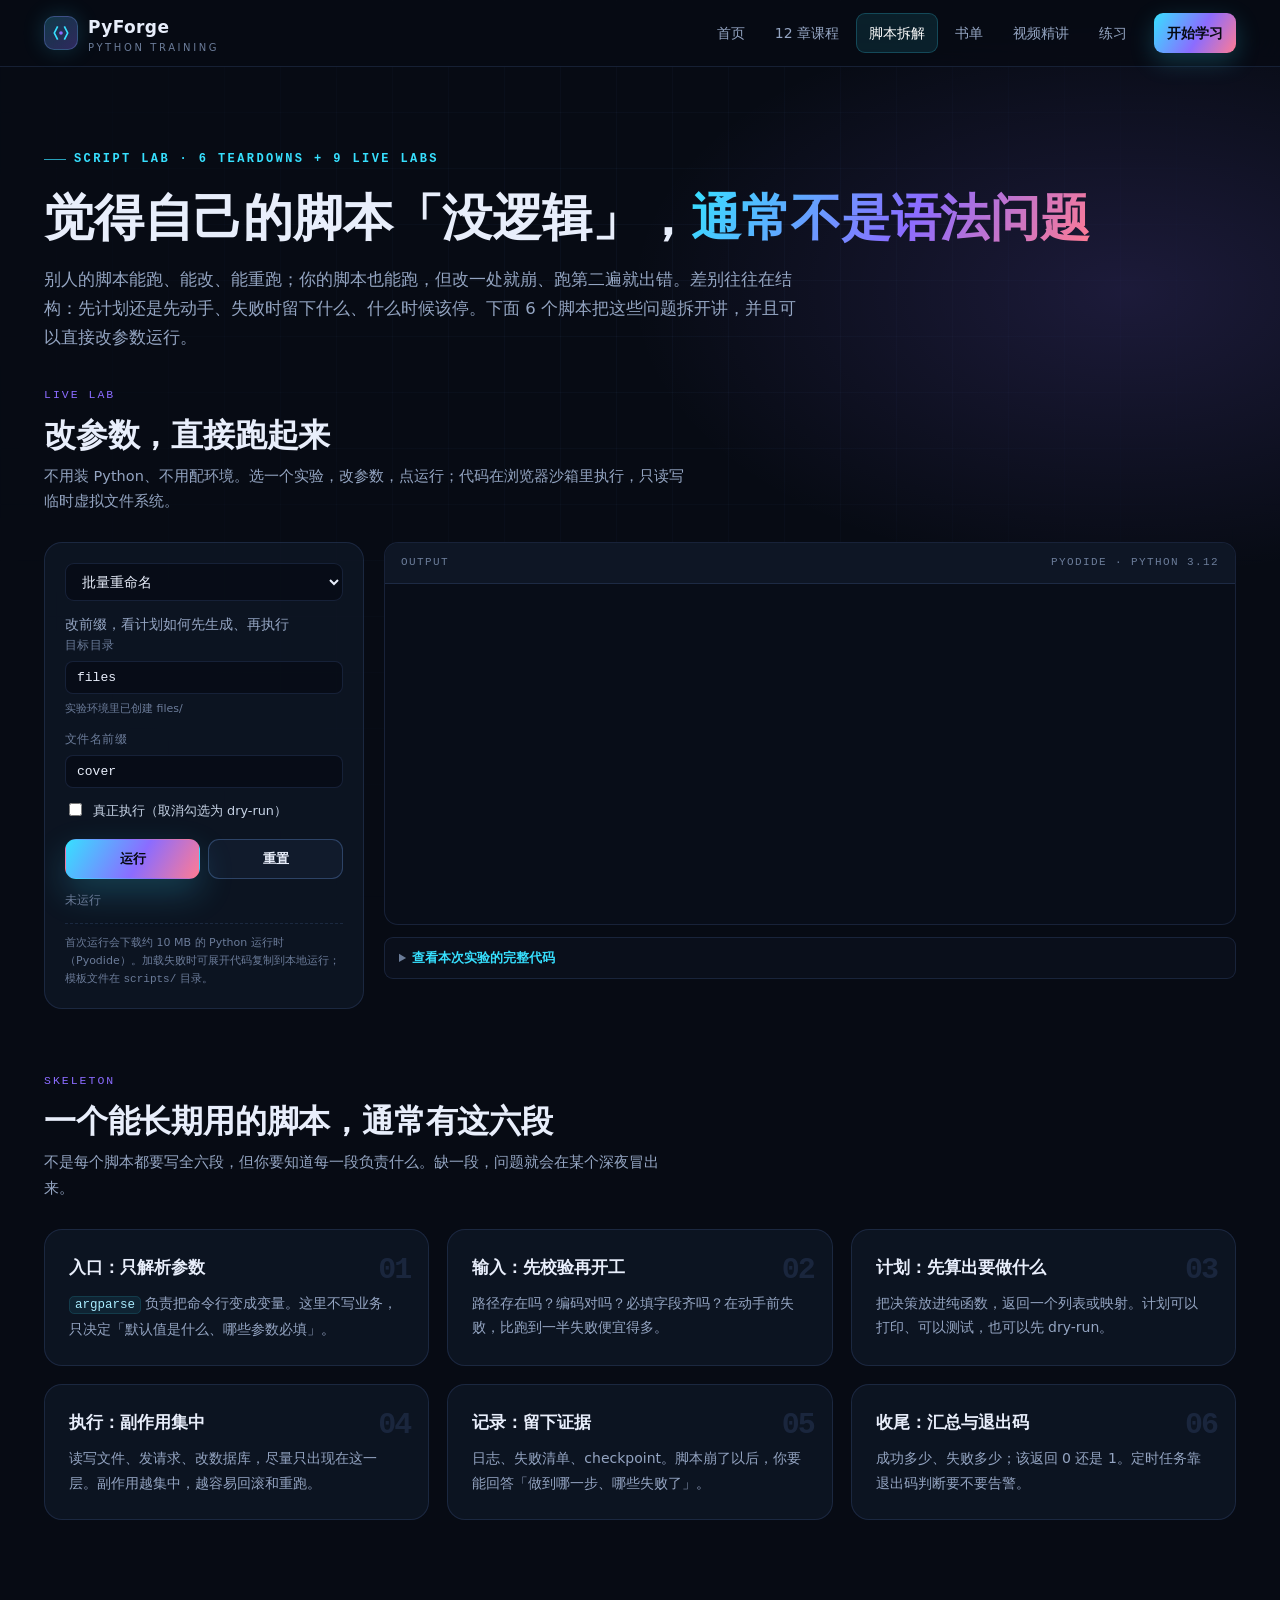
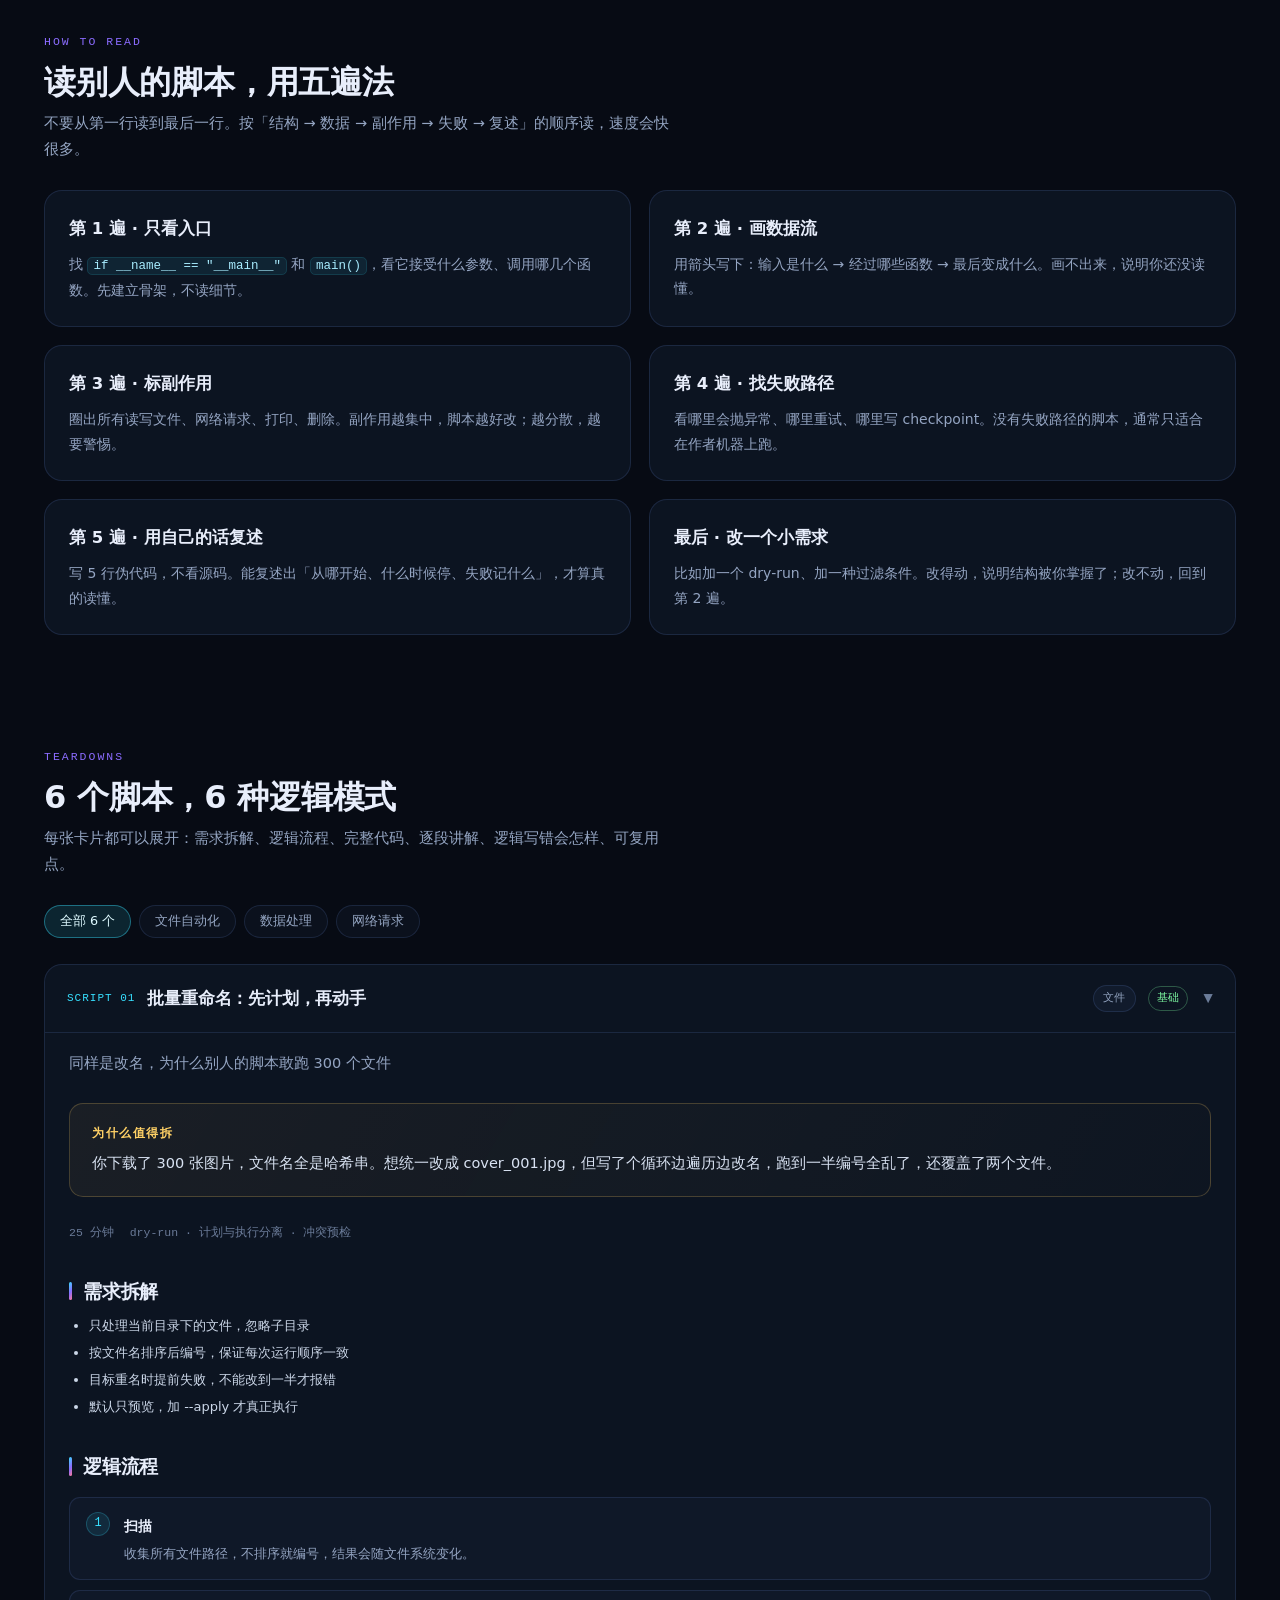
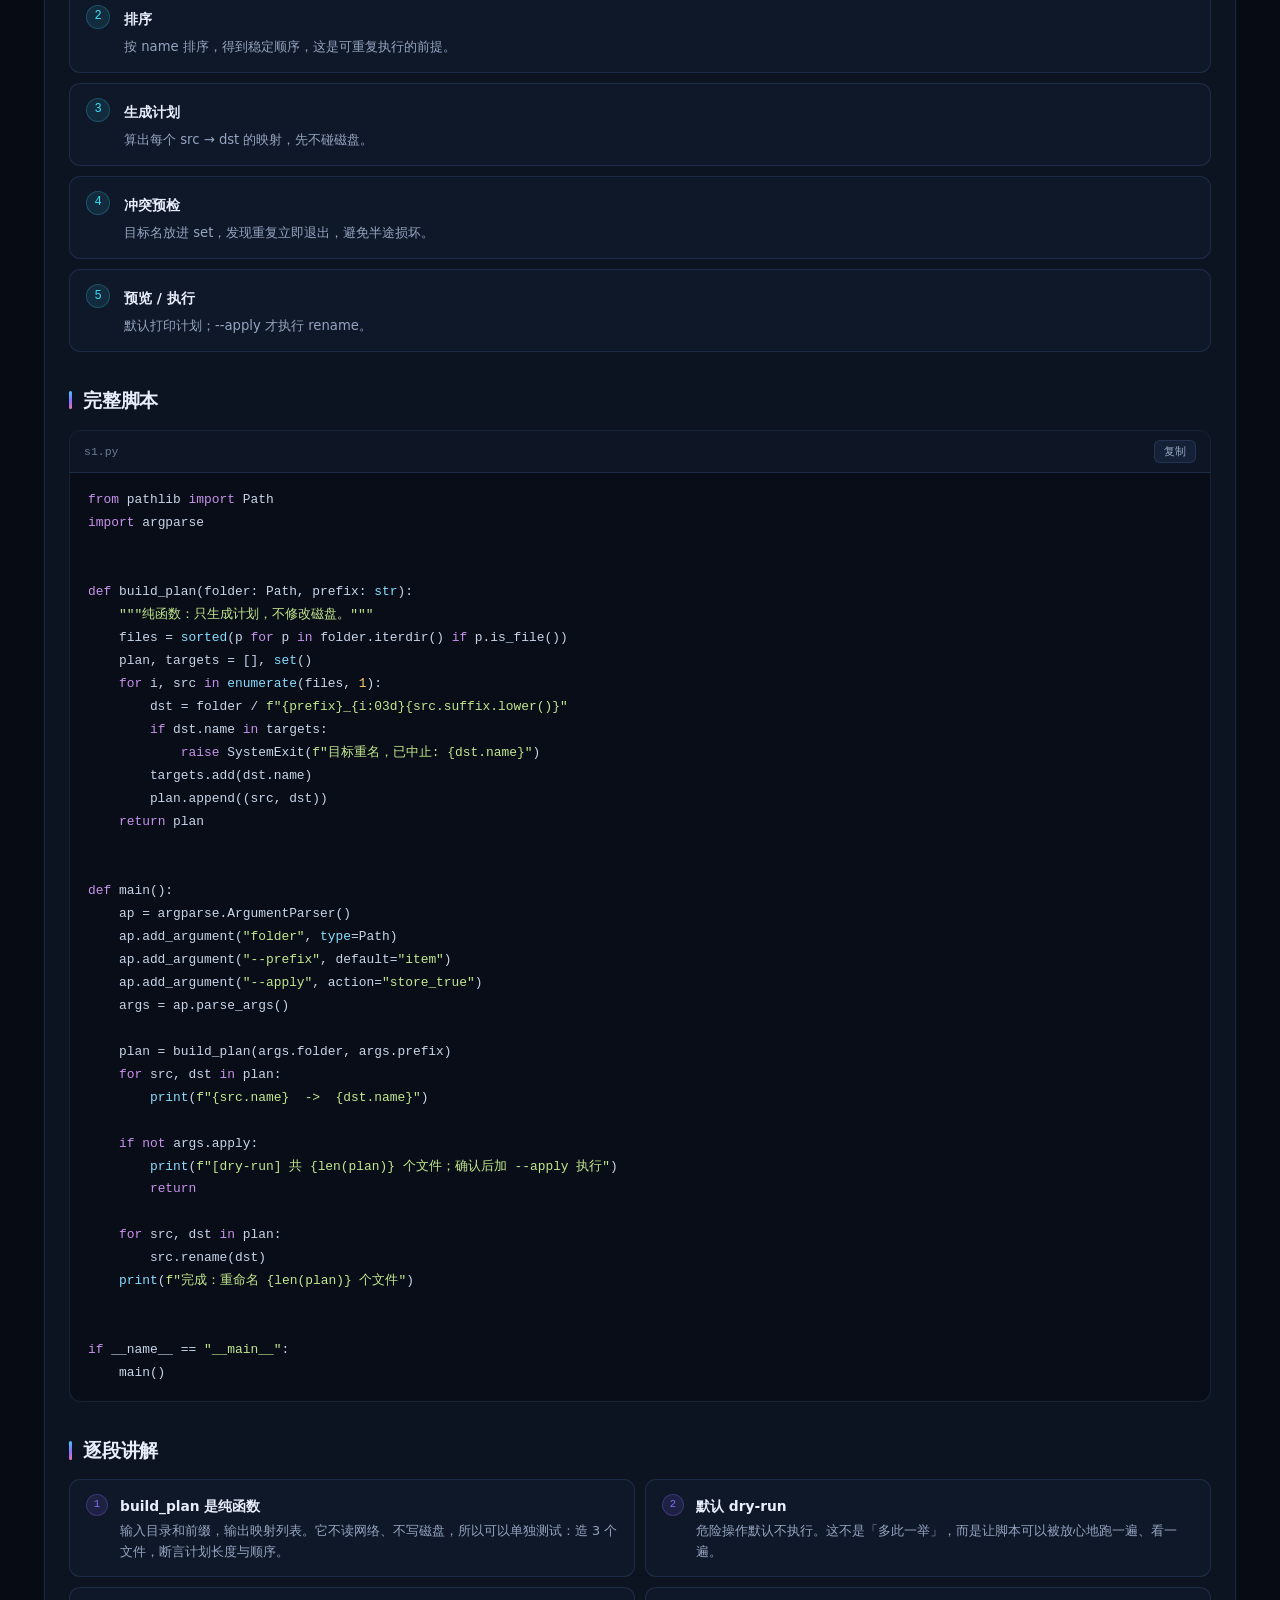
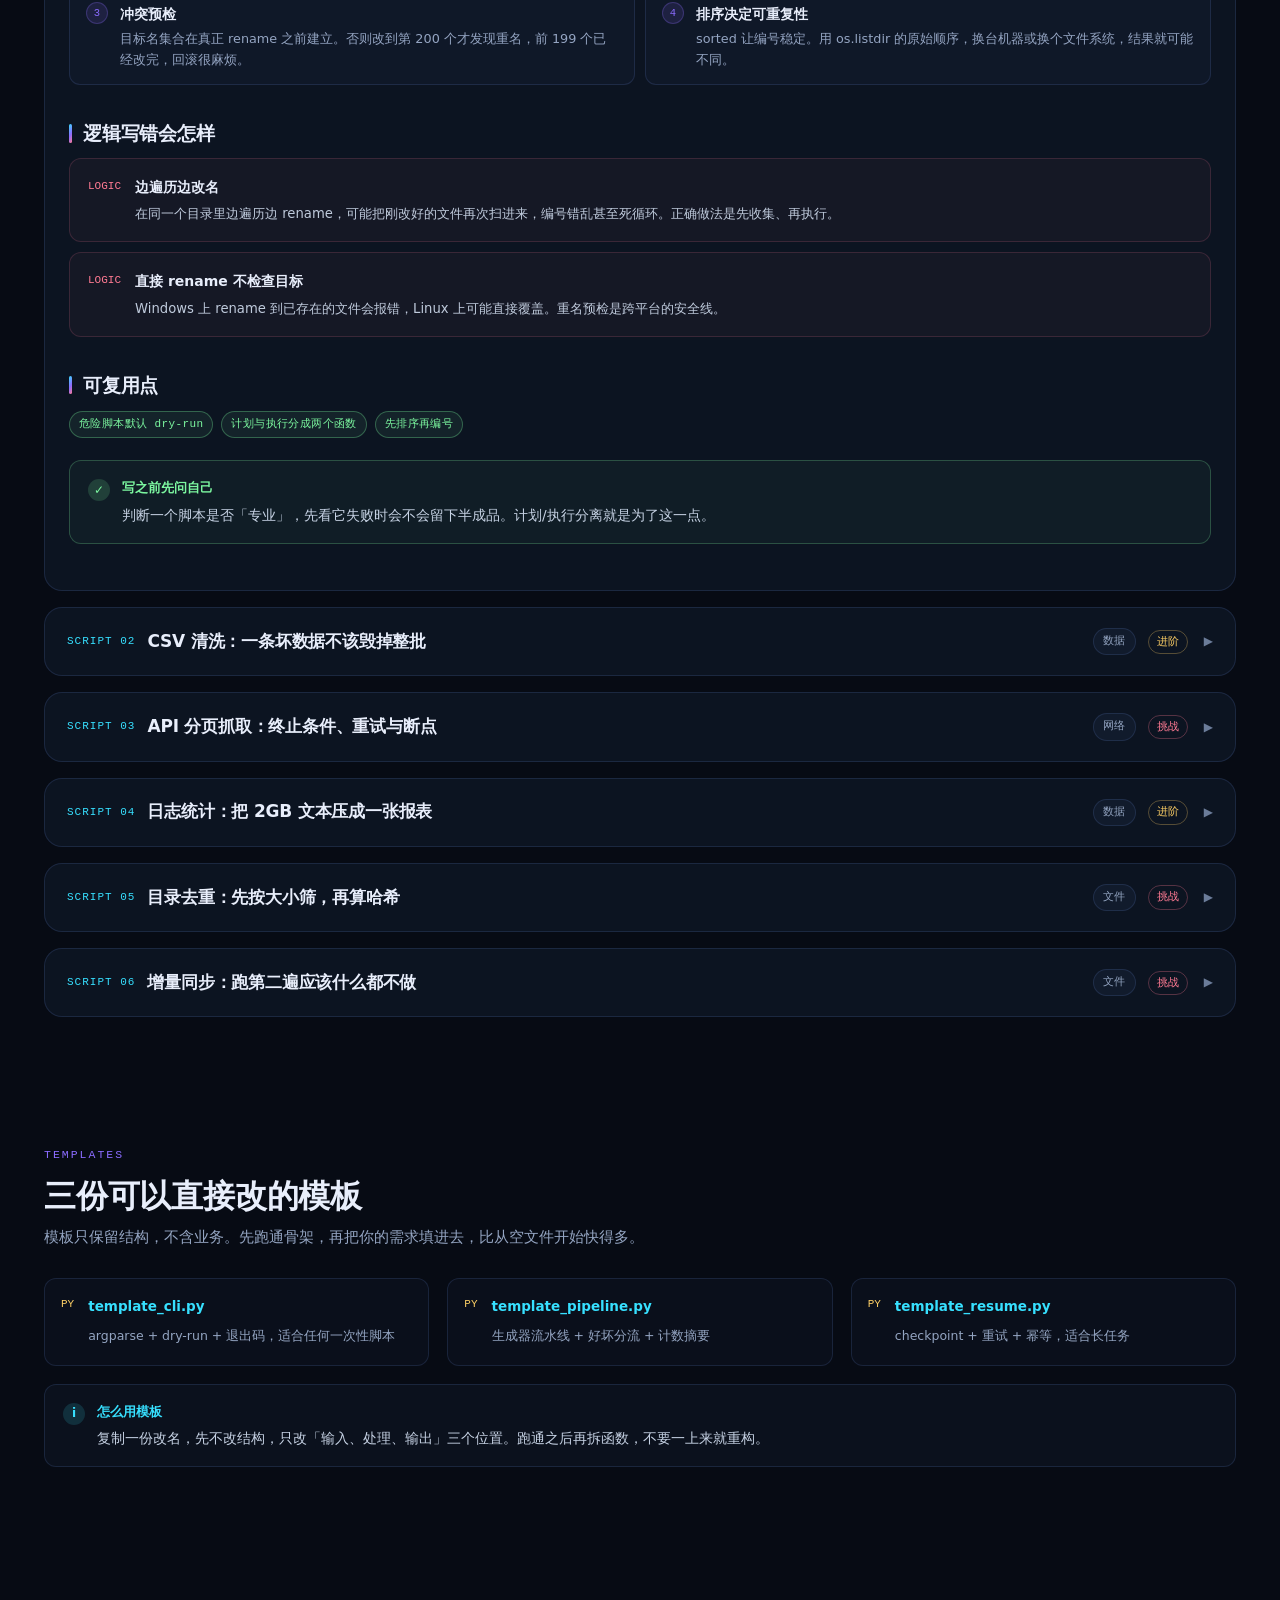
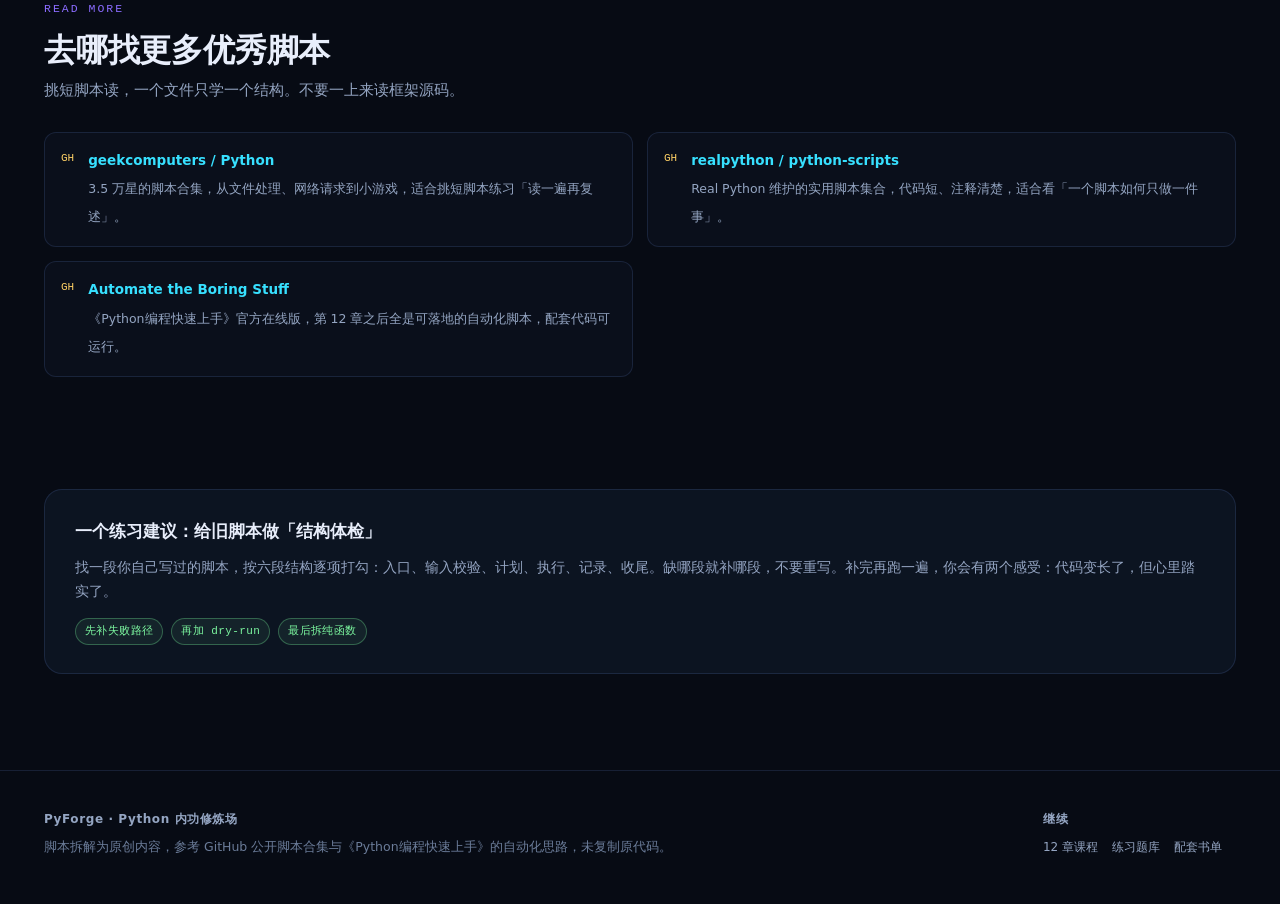
<file: scripts.html>
<!DOCTYPE html>
<html lang="zh-CN">
<head>
<meta charset="UTF-8">
<meta name="viewport" content="width=device-width, initial-scale=1.0">
<title>脚本拆解 · 读懂优秀 Python 脚本的逻辑 | PyForge</title>
<meta name="description" content="6 个完整 Python 脚本拆解：批量重命名、CSV 清洗、API 分页、日志统计、目录去重、增量同步。从需求拆解到逻辑流程、逐段讲解与可复用点。">
<link rel="stylesheet" href="assets/style.css">
</head>
<body data-page="scripts">

<nav class="nav">
  <div class="nav-inner">
    <a class="logo" href="index.html">
      <span class="logo-mark">
        <svg viewBox="0 0 24 24" fill="none"><path d="M8 4L4 12l4 8M16 4l4 8-4 8" stroke="#37e0ff" stroke-width="2"/><circle cx="12" cy="12" r="2.2" fill="#8b6cff"/></svg>
      </span>
      <span class="logo-text">PyForge<small>PYTHON TRAINING</small></span>
    </a>
    <button class="nav-toggle" type="button" aria-label="打开菜单">☰</button>
    <div class="nav-links">
      <a href="index.html">首页</a>
      <a href="learn.html">12 章课程</a>
      <a href="scripts.html">脚本拆解</a>
      <a href="books.html">书单</a>
      <a href="videos.html">视频精讲</a>
      <a href="practice.html">练习</a>
      <a class="nav-cta" href="learn.html#ch01">开始学习</a>
    </div>
  </div>
</nav>

<div class="wrap">
  <div class="page-head">
    <span class="eyebrow">SCRIPT LAB · 6 TEARDOWNS + 9 LIVE LABS</span>
    <h1>觉得自己的脚本「没逻辑」，<span class="grad">通常不是语法问题</span></h1>
    <p>别人的脚本能跑、能改、能重跑；你的脚本也能跑，但改一处就崩、跑第二遍就出错。差别往往在结构：先计划还是先动手、失败时留下什么、什么时候该停。下面 6 个脚本把这些问题拆开讲，并且可以直接改参数运行。</p>
  </div>

  <section class="section" id="labMount" style="padding-top:6px">
    <div class="section-head">
      <div>
        <span class="kicker">LIVE LAB</span>
        <h2>改参数，直接跑起来</h2>
        <p>不用装 Python、不用配环境。选一个实验，改参数，点运行；代码在浏览器沙箱里执行，只读写临时虚拟文件系统。</p>
      </div>
    </div>
    <div class="lab-shell">
      <aside class="card lab-panel">
        <select id="labSelect" class="lab-select" aria-label="选择实验"></select>
        <p class="lab-desc" id="labDesc"></p>
        <div id="labForm"></div>
        <div class="lab-actions">
          <button class="btn btn-primary" id="labRun" type="button">运行</button>
          <button class="btn btn-ghost" id="labReset" type="button">重置</button>
        </div>
        <div class="lab-status" id="labStatus">未运行</div>
        <div class="lab-hint">首次运行会下载约 10 MB 的 Python 运行时（Pyodide）。加载失败时可展开代码复制到本地运行；模板文件在 <code>scripts/</code> 目录。</div>
      </aside>
      <div>
        <div class="lab-term">
          <div class="lab-term-head"><span>OUTPUT</span><span>PYODIDE · PYTHON 3.12</span></div>
          <pre id="labOut"></pre>
        </div>
        <details class="fold lab-code-fold">
          <summary>查看本次实验的完整代码</summary>
          <div id="labCode"></div>
        </details>
      </div>
    </div>
  </section>

  <section class="section" style="padding-top:6px">
    <div class="section-head">
      <div>
        <span class="kicker">SKELETON</span>
        <h2>一个能长期用的脚本，通常有这六段</h2>
        <p>不是每个脚本都要写全六段，但你要知道每一段负责什么。缺一段，问题就会在某个深夜冒出来。</p>
      </div>
    </div>
    <div class="grid g3">
      <div class="card"><span class="num-badge">01</span><div class="card-title">入口：只解析参数</div><p><code>argparse</code> 负责把命令行变成变量。这里不写业务，只决定「默认值是什么、哪些参数必填」。</p></div>
      <div class="card"><span class="num-badge">02</span><div class="card-title">输入：先校验再开工</div><p>路径存在吗？编码对吗？必填字段齐吗？在动手前失败，比跑到一半失败便宜得多。</p></div>
      <div class="card"><span class="num-badge">03</span><div class="card-title">计划：先算出要做什么</div><p>把决策放进纯函数，返回一个列表或映射。计划可以打印、可以测试，也可以先 dry-run。</p></div>
      <div class="card"><span class="num-badge">04</span><div class="card-title">执行：副作用集中</div><p>读写文件、发请求、改数据库，尽量只出现在这一层。副作用越集中，越容易回滚和重跑。</p></div>
      <div class="card"><span class="num-badge">05</span><div class="card-title">记录：留下证据</div><p>日志、失败清单、checkpoint。脚本崩了以后，你要能回答「做到哪一步、哪些失败了」。</p></div>
      <div class="card"><span class="num-badge">06</span><div class="card-title">收尾：汇总与退出码</div><p>成功多少、失败多少；该返回 0 还是 1。定时任务靠退出码判断要不要告警。</p></div>
    </div>
  </section>

  <section class="section">
    <div class="section-head">
      <div>
        <span class="kicker">HOW TO READ</span>
        <h2>读别人的脚本，用五遍法</h2>
        <p>不要从第一行读到最后一行。按「结构 → 数据 → 副作用 → 失败 → 复述」的顺序读，速度会快很多。</p>
      </div>
    </div>
    <div class="grid g2">
      <div class="card"><div class="card-title">第 1 遍 · 只看入口</div><p>找 <code>if __name__ == "__main__"</code> 和 <code>main()</code>，看它接受什么参数、调用哪几个函数。先建立骨架，不读细节。</p></div>
      <div class="card"><div class="card-title">第 2 遍 · 画数据流</div><p>用箭头写下：输入是什么 → 经过哪些函数 → 最后变成什么。画不出来，说明你还没读懂。</p></div>
      <div class="card"><div class="card-title">第 3 遍 · 标副作用</div><p>圈出所有读写文件、网络请求、打印、删除。副作用越集中，脚本越好改；越分散，越要警惕。</p></div>
      <div class="card"><div class="card-title">第 4 遍 · 找失败路径</div><p>看哪里会抛异常、哪里重试、哪里写 checkpoint。没有失败路径的脚本，通常只适合在作者机器上跑。</p></div>
      <div class="card"><div class="card-title">第 5 遍 · 用自己的话复述</div><p>写 5 行伪代码，不看源码。能复述出「从哪开始、什么时候停、失败记什么」，才算真的读懂。</p></div>
      <div class="card"><div class="card-title">最后 · 改一个小需求</div><p>比如加一个 dry-run、加一种过滤条件。改得动，说明结构被你掌握了；改不动，回到第 2 遍。</p></div>
    </div>
  </section>

  <section class="section">
    <div class="section-head">
      <div>
        <span class="kicker">TEARDOWNS</span>
        <h2>6 个脚本，6 种逻辑模式</h2>
        <p>每张卡片都可以展开：需求拆解、逻辑流程、完整代码、逐段讲解、逻辑写错会怎样、可复用点。</p>
      </div>
    </div>

    <div class="filters">
      <button class="chip active" type="button" data-scfilter="all">全部 6 个</button>
      <button class="chip" type="button" data-scfilter="文件">文件自动化</button>
      <button class="chip" type="button" data-scfilter="数据">数据处理</button>
      <button class="chip" type="button" data-scfilter="网络">网络请求</button>
    </div>

    <div id="scriptMount"></div>
  </section>

  <section class="section">
    <div class="section-head">
      <div>
        <span class="kicker">TEMPLATES</span>
        <h2>三份可以直接改的模板</h2>
        <p>模板只保留结构，不含业务。先跑通骨架，再把你的需求填进去，比从空文件开始快得多。</p>
      </div>
    </div>
    <div class="grid g3">
      <a class="gh-card" href="scripts/template_cli.py"><span class="star">PY</span><div><b>template_cli.py</b><span>argparse + dry-run + 退出码，适合任何一次性脚本</span></div></a>
      <a class="gh-card" href="scripts/template_pipeline.py"><span class="star">PY</span><div><b>template_pipeline.py</b><span>生成器流水线 + 好坏分流 + 计数摘要</span></div></a>
      <a class="gh-card" href="scripts/template_resume.py"><span class="star">PY</span><div><b>template_resume.py</b><span>checkpoint + 重试 + 幂等，适合长任务</span></div></a>
    </div>
    <div class="callout info" style="margin-top:18px">
      <div class="co-ico">i</div>
      <div><div class="callout-t">怎么用模板</div><div class="callout-b">复制一份改名，先不改结构，只改「输入、处理、输出」三个位置。跑通之后再拆函数，不要一上来就重构。</div></div>
    </div>
  </section>

  <section class="section">
    <div class="section-head">
      <div>
        <span class="kicker">READ MORE</span>
        <h2>去哪找更多优秀脚本</h2>
        <p>挑短脚本读，一个文件只学一个结构。不要一上来读框架源码。</p>
      </div>
    </div>
    <div class="gh-grid" id="scriptRepos"></div>
  </section>

  <section class="section">
    <div class="card reveal" style="padding:28px 30px">
      <div class="card-title">一个练习建议：给旧脚本做「结构体检」</div>
      <p style="color:var(--muted);font-size:14px;margin-top:8px">找一段你自己写过的脚本，按六段结构逐项打勾：入口、输入校验、计划、执行、记录、收尾。缺哪段就补哪段，不要重写。补完再跑一遍，你会有两个感受：代码变长了，但心里踏实了。</p>
      <div class="reuse" style="margin-bottom:0">
        <span class="tag tag-lime">先补失败路径</span>
        <span class="tag tag-lime">再加 dry-run</span>
        <span class="tag tag-lime">最后拆纯函数</span>
      </div>
    </div>
  </section>
</div>

<footer class="footer">
  <div class="wrap footer-inner">
    <div>
      <b>PyForge · Python 内功修炼场</b>
      脚本拆解为原创内容，参考 GitHub 公开脚本合集与《Python编程快速上手》的自动化思路，未复制原代码。
    </div>
    <div>
      <b>继续</b>
      <a href="learn.html">12 章课程</a><a href="practice.html">练习题库</a><a href="books.html">配套书单</a>
    </div>
  </div>
</footer>

<script src="data/scripts.js"></script>
<script src="data/labs.js"></script>
<script src="assets/app.js"></script>
</body>
</html>
</file>
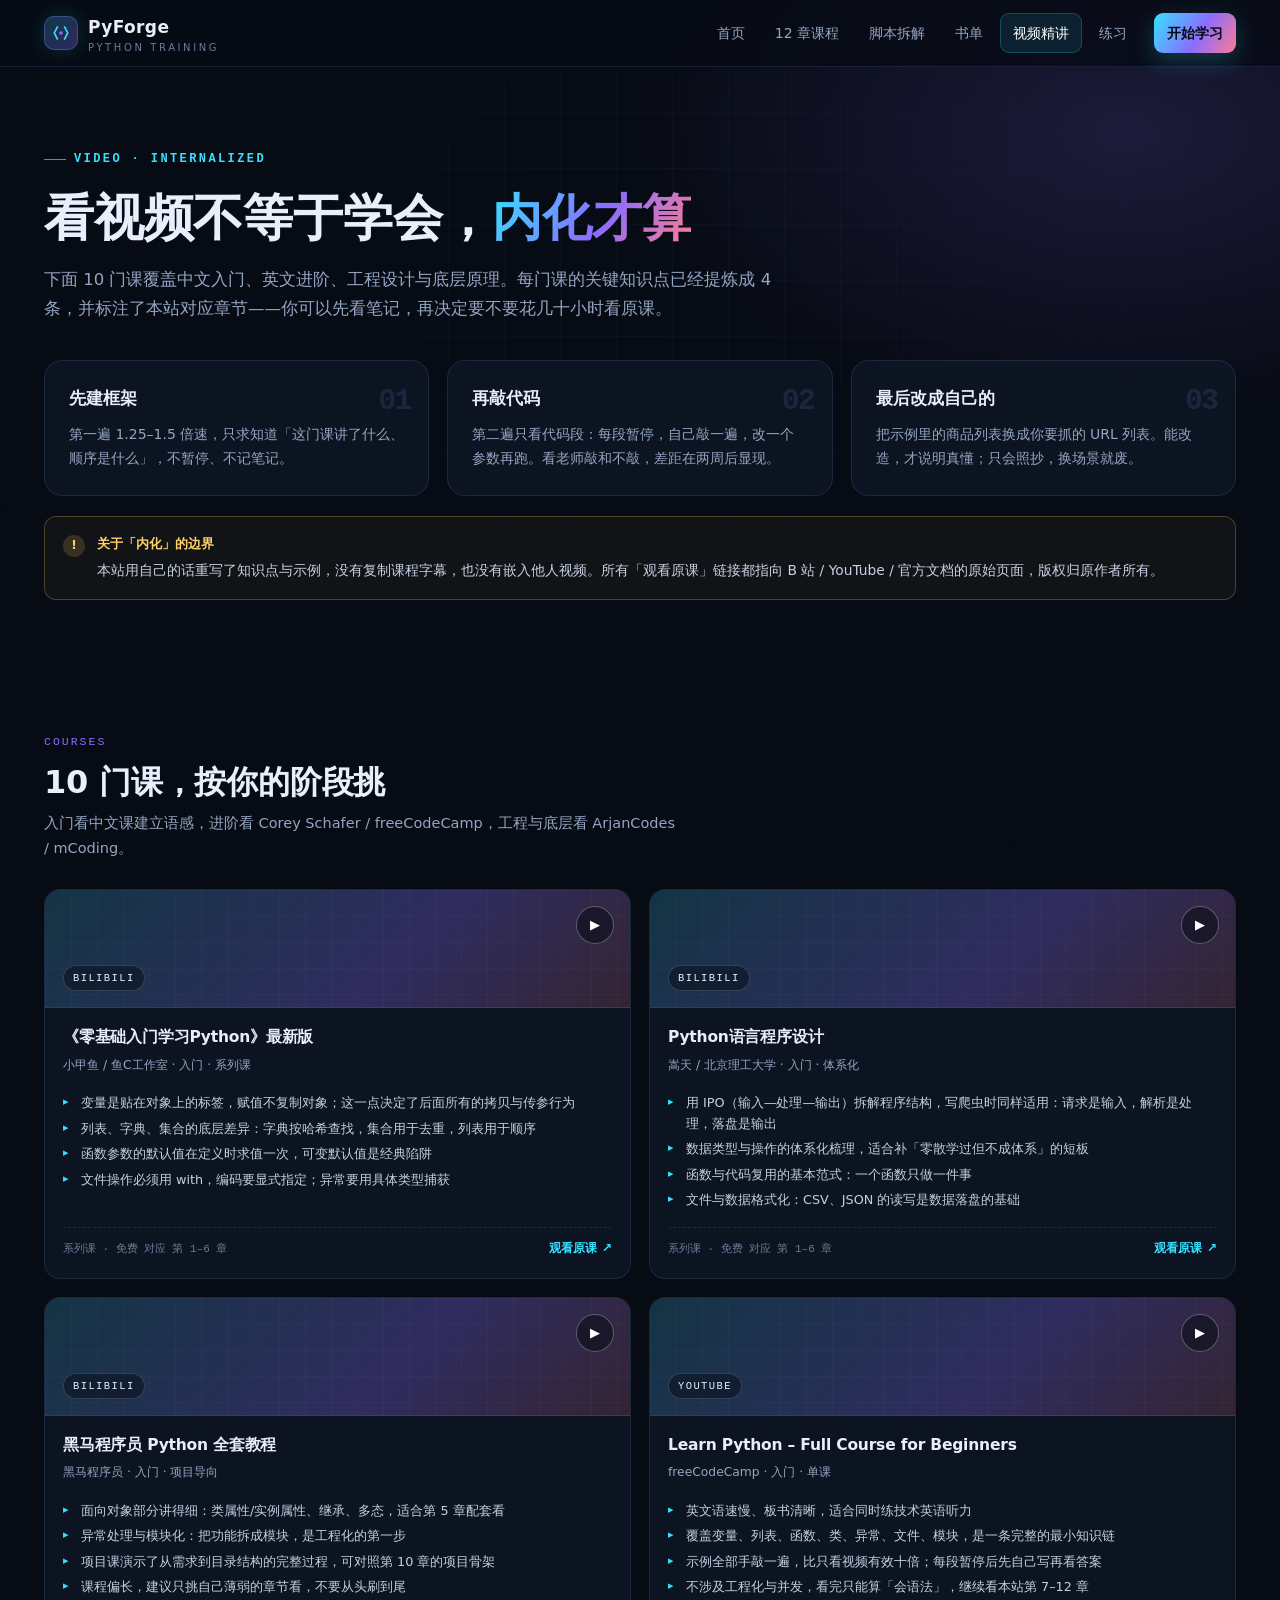
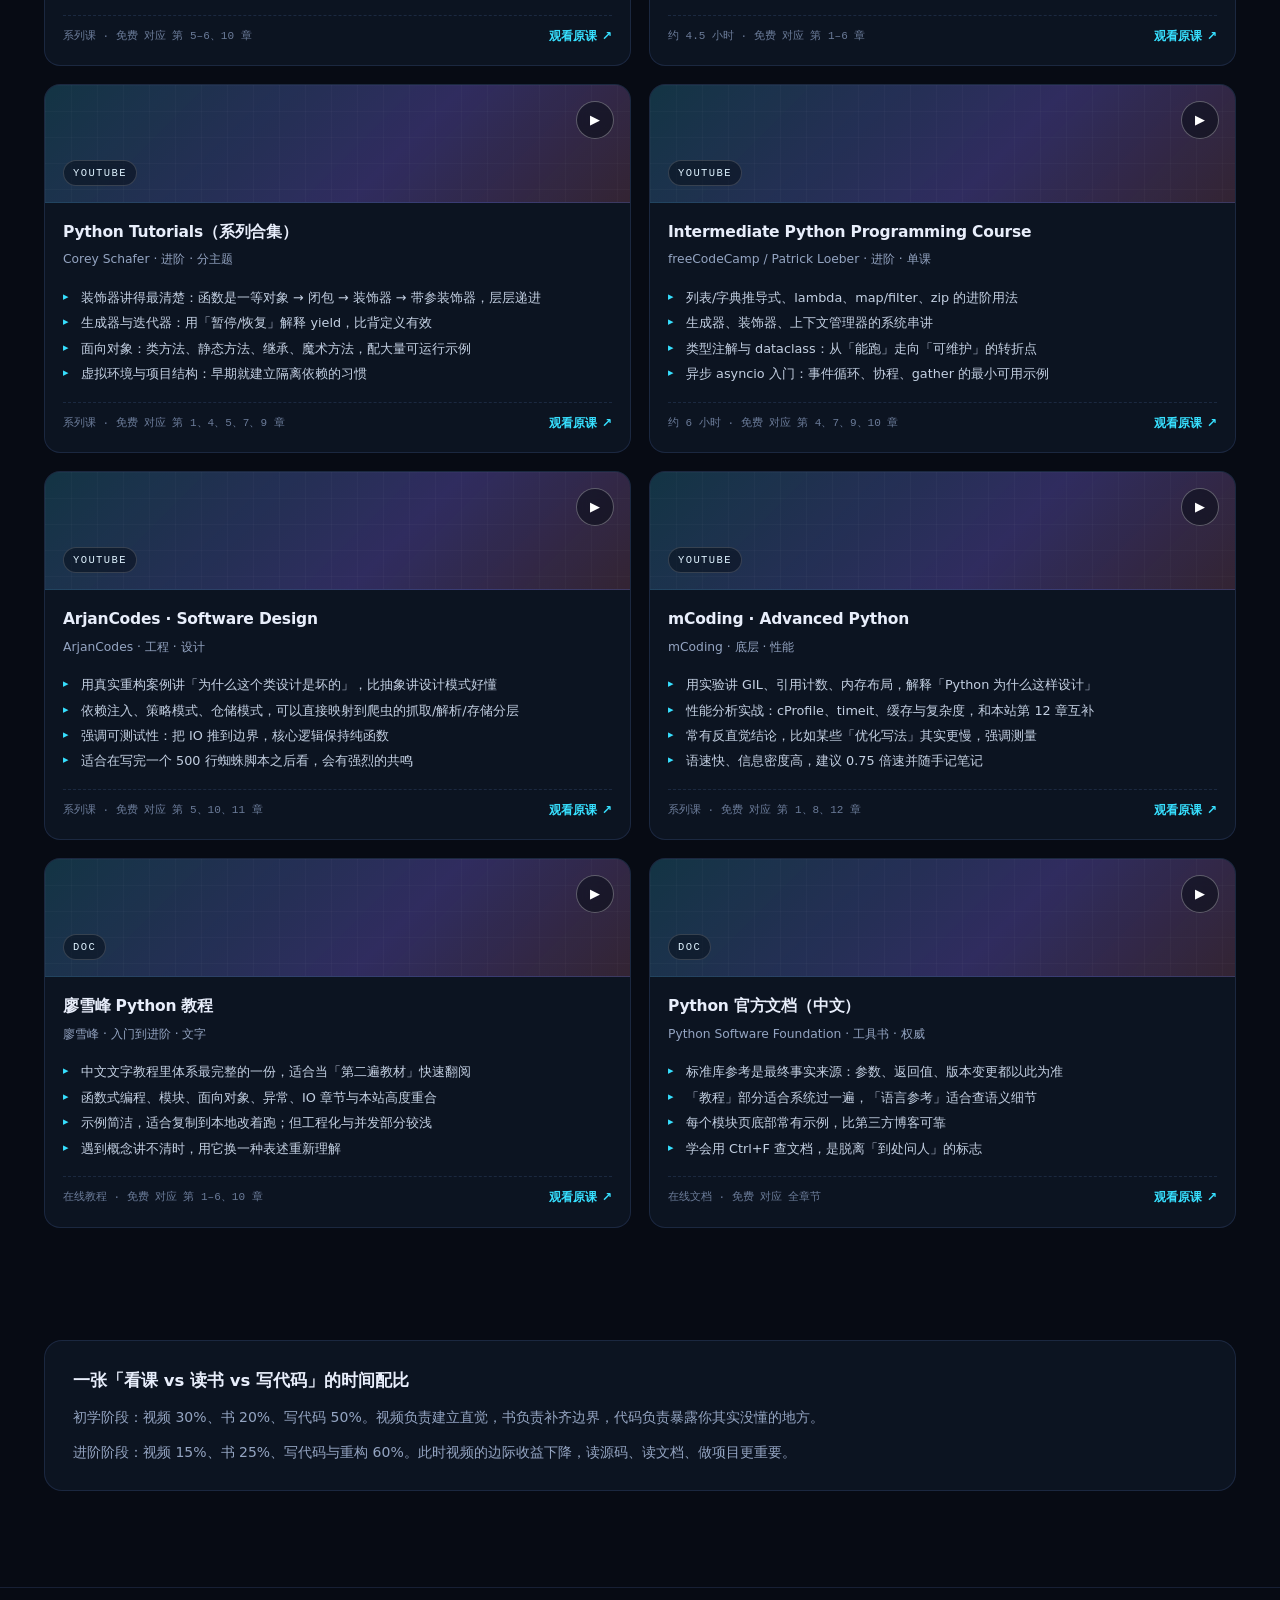
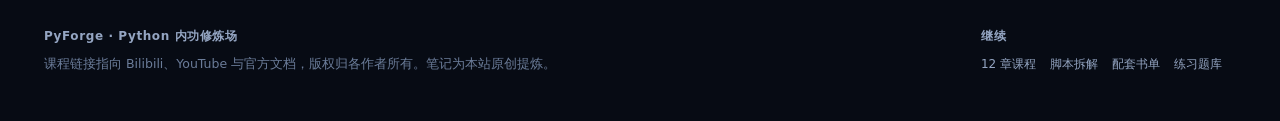
<file: videos.html>
<!DOCTYPE html>
<html lang="zh-CN">
<head>
<meta charset="UTF-8">
<meta name="viewport" content="width=device-width, initial-scale=1.0">
<title>视频精讲 · 10 门 Python 课程与内化笔记 | PyForge</title>
<meta name="description" content="小甲鱼、嵩天、黑马、Corey Schafer、freeCodeCamp、ArjanCodes 等 Python 课程推荐，每门课附核心知识点提炼与对应章节。">
<link rel="stylesheet" href="assets/style.css">
</head>
<body data-page="videos">

<nav class="nav">
  <div class="nav-inner">
    <a class="logo" href="index.html">
      <span class="logo-mark">
        <svg viewBox="0 0 24 24" fill="none"><path d="M8 4L4 12l4 8M16 4l4 8-4 8" stroke="#37e0ff" stroke-width="2"/><circle cx="12" cy="12" r="2.2" fill="#8b6cff"/></svg>
      </span>
      <span class="logo-text">PyForge<small>PYTHON TRAINING</small></span>
    </a>
    <button class="nav-toggle" type="button" aria-label="打开菜单">☰</button>
    <div class="nav-links">
      <a href="index.html">首页</a>
      <a href="learn.html">12 章课程</a>
      <a href="scripts.html">脚本拆解</a>
      <a href="books.html">书单</a>
      <a href="videos.html">视频精讲</a>
      <a href="practice.html">练习</a>
      <a class="nav-cta" href="learn.html#ch01">开始学习</a>
    </div>
  </div>
</nav>

<div class="wrap">
  <div class="page-head">
    <span class="eyebrow">VIDEO · INTERNALIZED</span>
    <h1>看视频不等于学会，<span class="grad">内化才算</span></h1>
    <p>下面 10 门课覆盖中文入门、英文进阶、工程设计与底层原理。每门课的关键知识点已经提炼成 4 条，并标注了本站对应章节——你可以先看笔记，再决定要不要花几十小时看原课。</p>
  </div>

  <section class="section" style="padding-top:10px">
    <div class="grid g3">
      <div class="card"><span class="num-badge">01</span><div class="card-title">先建框架</div><p>第一遍 1.25–1.5 倍速，只求知道「这门课讲了什么、顺序是什么」，不暂停、不记笔记。</p></div>
      <div class="card"><span class="num-badge">02</span><div class="card-title">再敲代码</div><p>第二遍只看代码段：每段暂停，自己敲一遍，改一个参数再跑。看老师敲和不敲，差距在两周后显现。</p></div>
      <div class="card"><span class="num-badge">03</span><div class="card-title">最后改成自己的</div><p>把示例里的商品列表换成你要抓的 URL 列表。能改造，才说明真懂；只会照抄，换场景就废。</p></div>
    </div>
    <div class="callout warn" style="margin-top:20px">
      <div class="co-ico">!</div>
      <div><div class="callout-t">关于「内化」的边界</div><div class="callout-b">本站用自己的话重写了知识点与示例，没有复制课程字幕，也没有嵌入他人视频。所有「观看原课」链接都指向 B 站 / YouTube / 官方文档的原始页面，版权归原作者所有。</div></div>
    </div>
  </section>

  <section class="section">
    <div class="section-head">
      <div>
        <span class="kicker">COURSES</span>
        <h2>10 门课，按你的阶段挑</h2>
        <p>入门看中文课建立语感，进阶看 Corey Schafer / freeCodeCamp，工程与底层看 ArjanCodes / mCoding。</p>
      </div>
    </div>
    <div class="video-grid" id="videoGrid"></div>
  </section>

  <section class="section">
    <div class="card reveal" style="padding:26px 28px">
      <div class="card-title">一张「看课 vs 读书 vs 写代码」的时间配比</div>
      <p style="margin-top:10px;color:var(--muted);font-size:14px">
        初学阶段：视频 30%、书 20%、写代码 50%。视频负责建立直觉，书负责补齐边界，代码负责暴露你其实没懂的地方。
      </p>
      <p style="margin-top:10px;color:var(--muted);font-size:14px">
        进阶阶段：视频 15%、书 25%、写代码与重构 60%。此时视频的边际收益下降，读源码、读文档、做项目更重要。
      </p>
    </div>
  </section>
</div>

<footer class="footer">
  <div class="wrap footer-inner">
    <div>
      <b>PyForge · Python 内功修炼场</b>
      课程链接指向 Bilibili、YouTube 与官方文档，版权归各作者所有。笔记为本站原创提炼。
    </div>
    <div>
      <b>继续</b>
      <a href="learn.html">12 章课程</a><a href="scripts.html">脚本拆解</a><a href="books.html">配套书单</a><a href="practice.html">练习题库</a>
    </div>
  </div>
</footer>

<script src="data/videos.js"></script>
<script src="assets/app.js"></script>
</body>
</html>
</file>
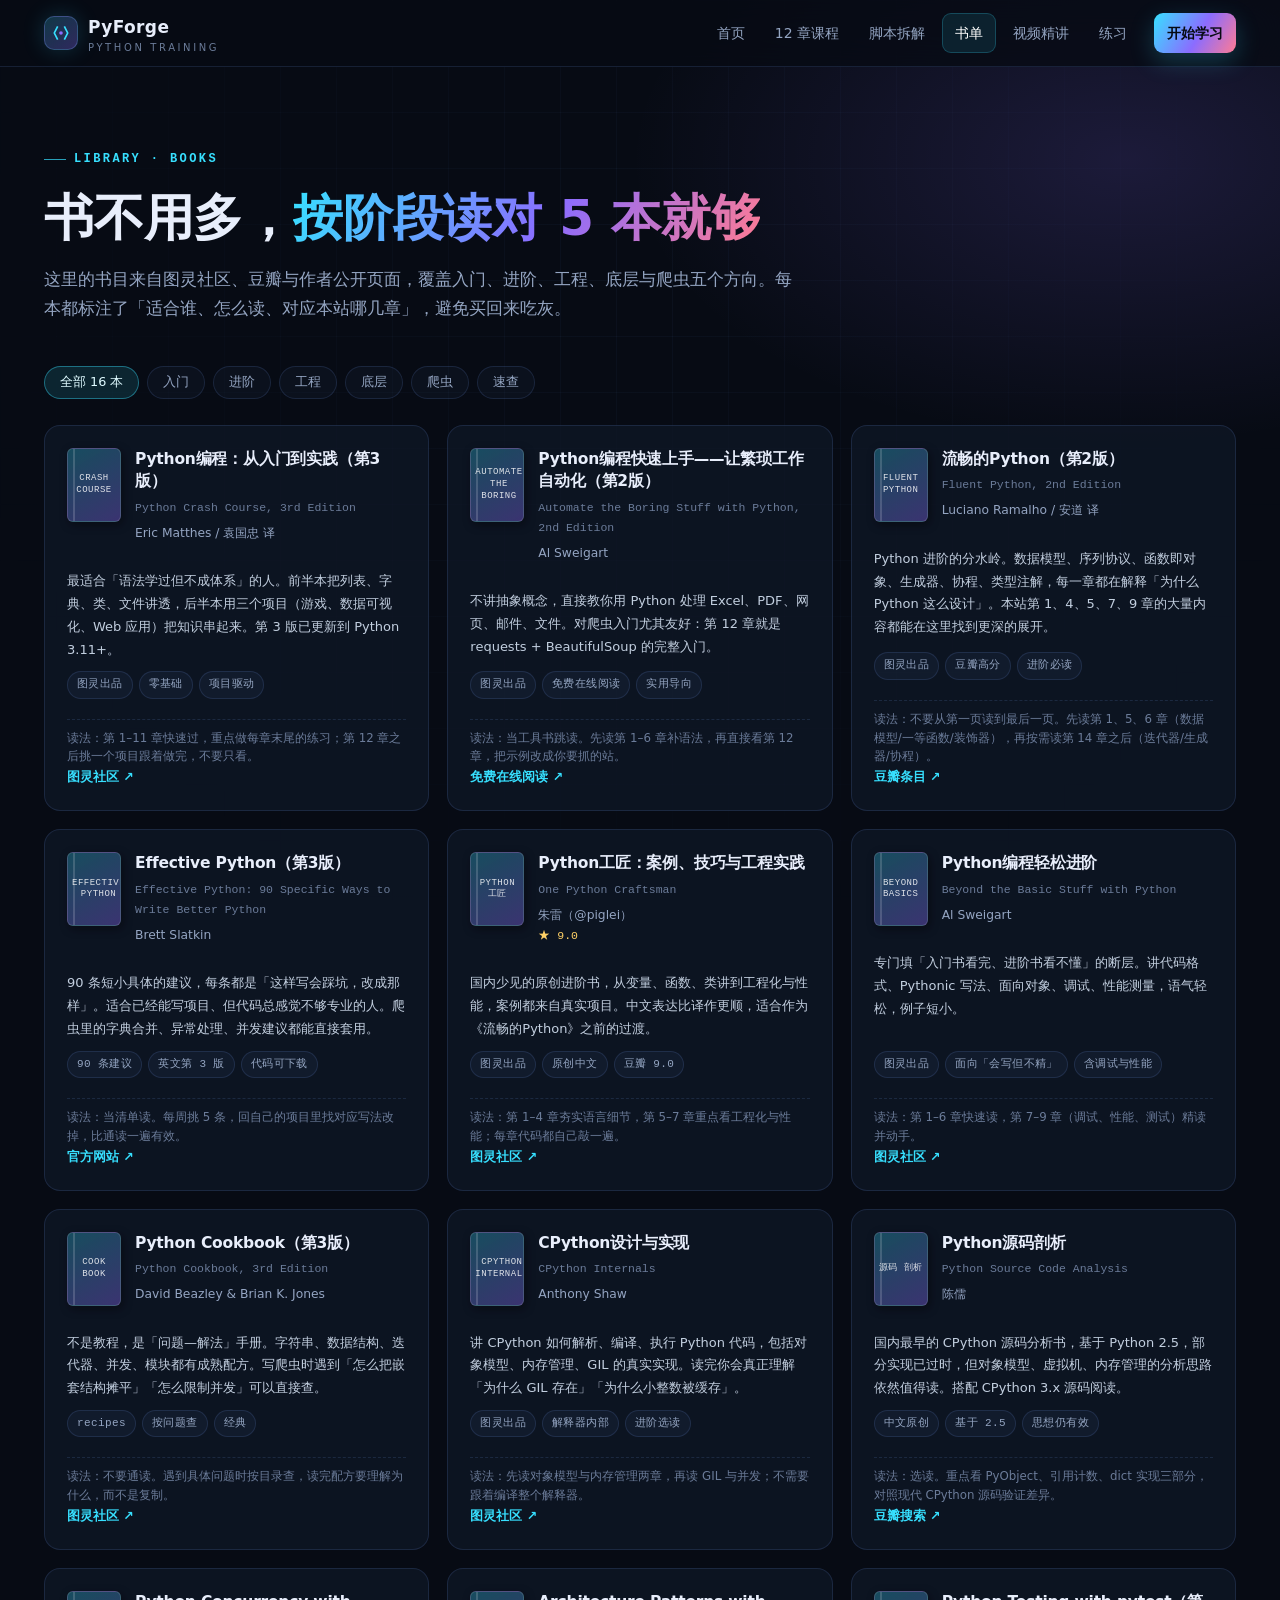
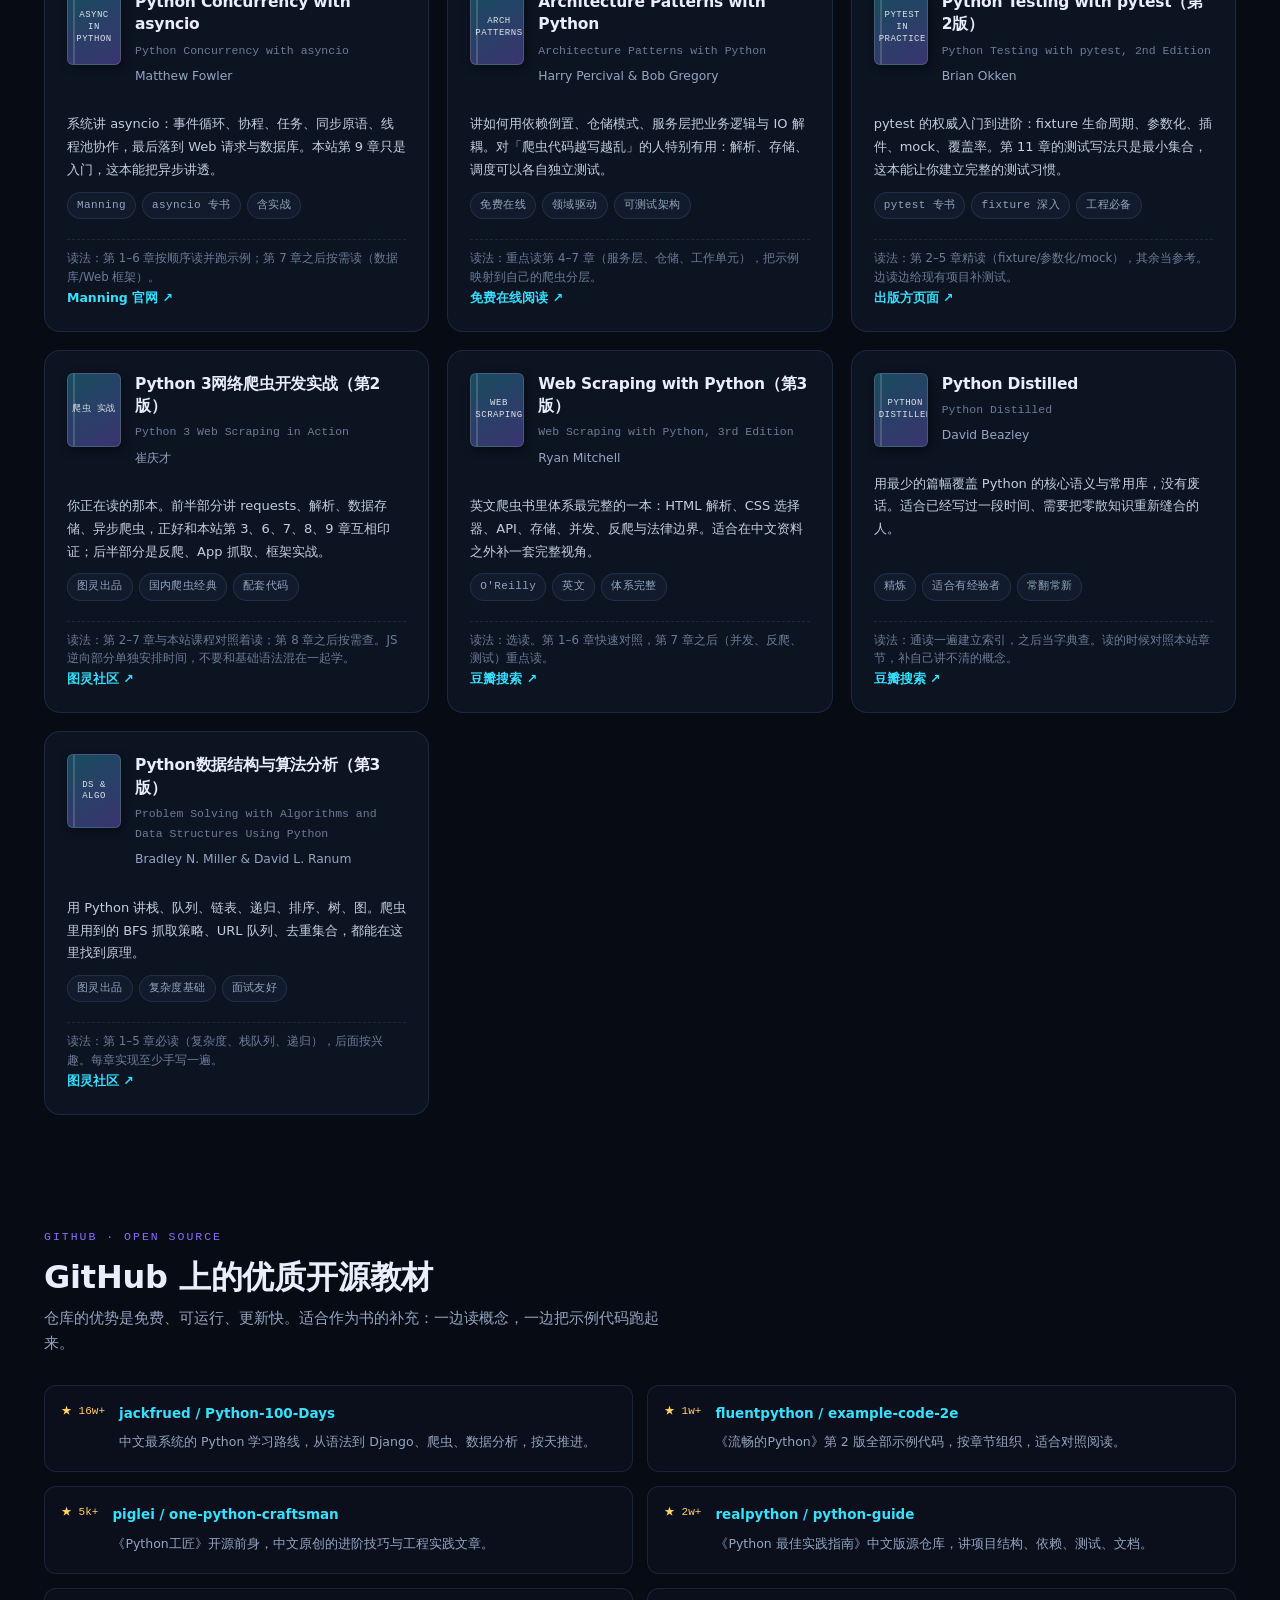
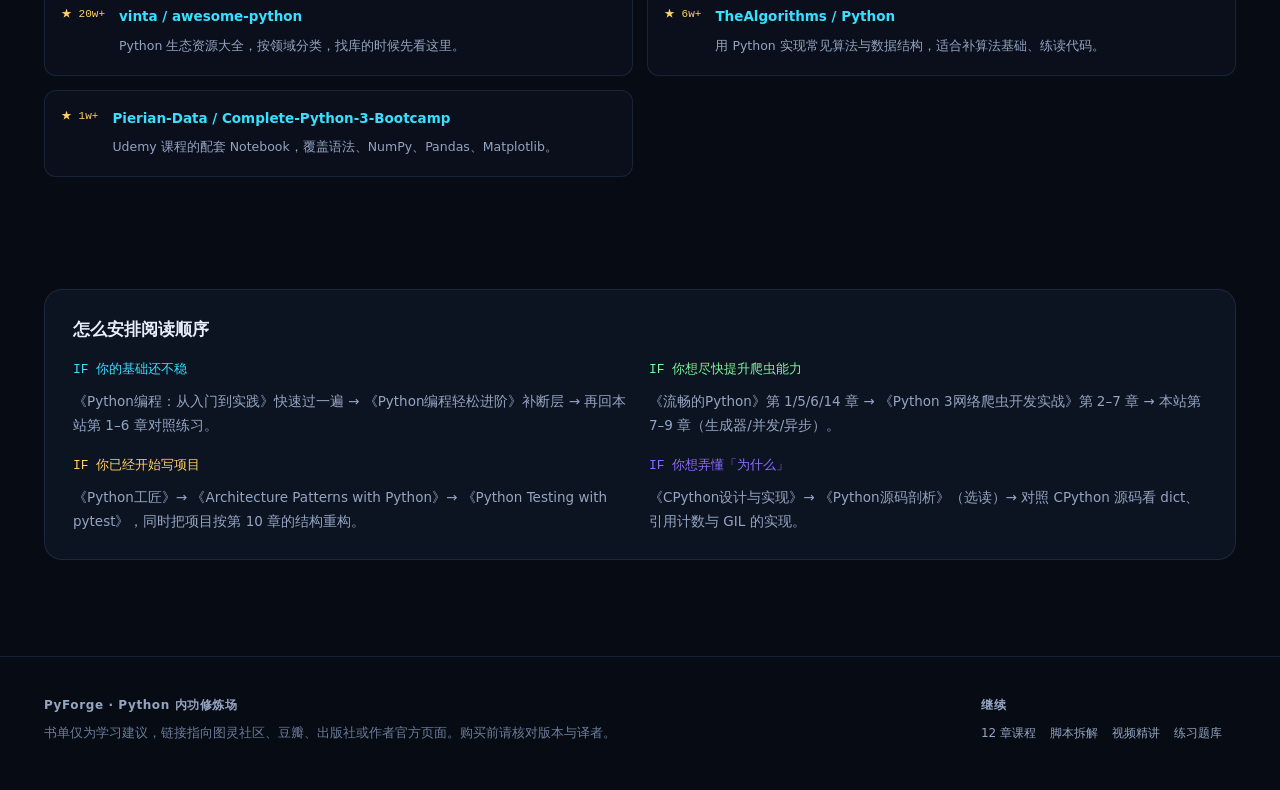
<file: legacy/books.html>
<!DOCTYPE html>
<html lang="zh-CN">
<head>
<meta charset="UTF-8">
<meta name="viewport" content="width=device-width, initial-scale=1.0">
<title>书单 · 16 本 Python 精选书与 GitHub 仓库 | PyForge</title>
<meta name="description" content="按入门、进阶、工程、底层、爬虫分类的 Python 书单，来自图灵社区与豆瓣高分书目，附阅读顺序与本站对应章节。">
<link rel="stylesheet" href="assets/style.css">
</head>
<body data-page="books">

<nav class="nav">
  <div class="nav-inner">
    <a class="logo" href="index.html">
      <span class="logo-mark">
        <svg viewBox="0 0 24 24" fill="none"><path d="M8 4L4 12l4 8M16 4l4 8-4 8" stroke="#37e0ff" stroke-width="2"/><circle cx="12" cy="12" r="2.2" fill="#8b6cff"/></svg>
      </span>
      <span class="logo-text">PyForge<small>PYTHON TRAINING</small></span>
    </a>
    <button class="nav-toggle" type="button" aria-label="打开菜单">☰</button>
    <div class="nav-links">
      <a href="index.html">首页</a>
      <a href="learn.html">12 章课程</a>
      <a href="scripts.html">脚本拆解</a>
      <a href="books.html">书单</a>
      <a href="videos.html">视频精讲</a>
      <a href="practice.html">练习</a>
      <a class="nav-cta" href="learn.html#ch01">开始学习</a>
    </div>
  </div>
</nav>

<div class="wrap">
  <div class="page-head">
    <span class="eyebrow">LIBRARY · BOOKS</span>
    <h1>书不用多，<span class="grad">按阶段读对 5 本就够</span></h1>
    <p>这里的书目来自图灵社区、豆瓣与作者公开页面，覆盖入门、进阶、工程、底层与爬虫五个方向。每本都标注了「适合谁、怎么读、对应本站哪几章」，避免买回来吃灰。</p>
  </div>

  <section class="section" style="padding-top:10px">
    <div class="filters">
      <button class="chip active" type="button" data-filter="all">全部 16 本</button>
      <button class="chip" type="button" data-filter="入门">入门</button>
      <button class="chip" type="button" data-filter="进阶">进阶</button>
      <button class="chip" type="button" data-filter="工程">工程</button>
      <button class="chip" type="button" data-filter="底层">底层</button>
      <button class="chip" type="button" data-filter="爬虫">爬虫</button>
      <button class="chip" type="button" data-filter="速查">速查</button>
    </div>

    <div class="book-grid" id="bookGrid"></div>
  </section>

  <section class="section">
    <div class="section-head">
      <div>
        <span class="kicker">GITHUB · OPEN SOURCE</span>
        <h2>GitHub 上的优质开源教材</h2>
        <p>仓库的优势是免费、可运行、更新快。适合作为书的补充：一边读概念，一边把示例代码跑起来。</p>
      </div>
    </div>
    <div class="gh-grid" id="ghGrid"></div>
  </section>

  <section class="section">
    <div class="card reveal" style="padding:26px 28px">
      <div class="card-title">怎么安排阅读顺序</div>
      <div class="grid g2" style="margin-top:14px">
        <div>
          <div style="font-size:13px;color:var(--cyan);font-family:var(--mono);margin-bottom:8px">IF 你的基础还不稳</div>
          <p style="font-size:13.5px;color:var(--muted)">
            《Python编程：从入门到实践》快速过一遍 → 《Python编程轻松进阶》补断层 → 再回本站第 1–6 章对照练习。
          </p>
        </div>
        <div>
          <div style="font-size:13px;color:var(--lime);font-family:var(--mono);margin-bottom:8px">IF 你想尽快提升爬虫能力</div>
          <p style="font-size:13.5px;color:var(--muted)">
            《流畅的Python》第 1/5/6/14 章 → 《Python 3网络爬虫开发实战》第 2–7 章 → 本站第 7–9 章（生成器/并发/异步）。
          </p>
        </div>
        <div>
          <div style="font-size:13px;color:var(--amber);font-family:var(--mono);margin-bottom:8px">IF 你已经开始写项目</div>
          <p style="font-size:13.5px;color:var(--muted)">
            《Python工匠》→ 《Architecture Patterns with Python》→ 《Python Testing with pytest》，同时把项目按第 10 章的结构重构。
          </p>
        </div>
        <div>
          <div style="font-size:13px;color:var(--violet);font-family:var(--mono);margin-bottom:8px">IF 你想弄懂「为什么」</div>
          <p style="font-size:13.5px;color:var(--muted)">
            《CPython设计与实现》→ 《Python源码剖析》（选读）→ 对照 CPython 源码看 dict、引用计数与 GIL 的实现。
          </p>
        </div>
      </div>
    </div>
  </section>
</div>

<footer class="footer">
  <div class="wrap footer-inner">
    <div>
      <b>PyForge · Python 内功修炼场</b>
      书单仅为学习建议，链接指向图灵社区、豆瓣、出版社或作者官方页面。购买前请核对版本与译者。
    </div>
    <div>
      <b>继续</b>
      <a href="learn.html">12 章课程</a><a href="scripts.html">脚本拆解</a><a href="videos.html">视频精讲</a><a href="practice.html">练习题库</a>
    </div>
  </div>
</footer>

<script src="data/books.js"></script>
<script src="assets/app.js"></script>
</body>
</html>
</file>
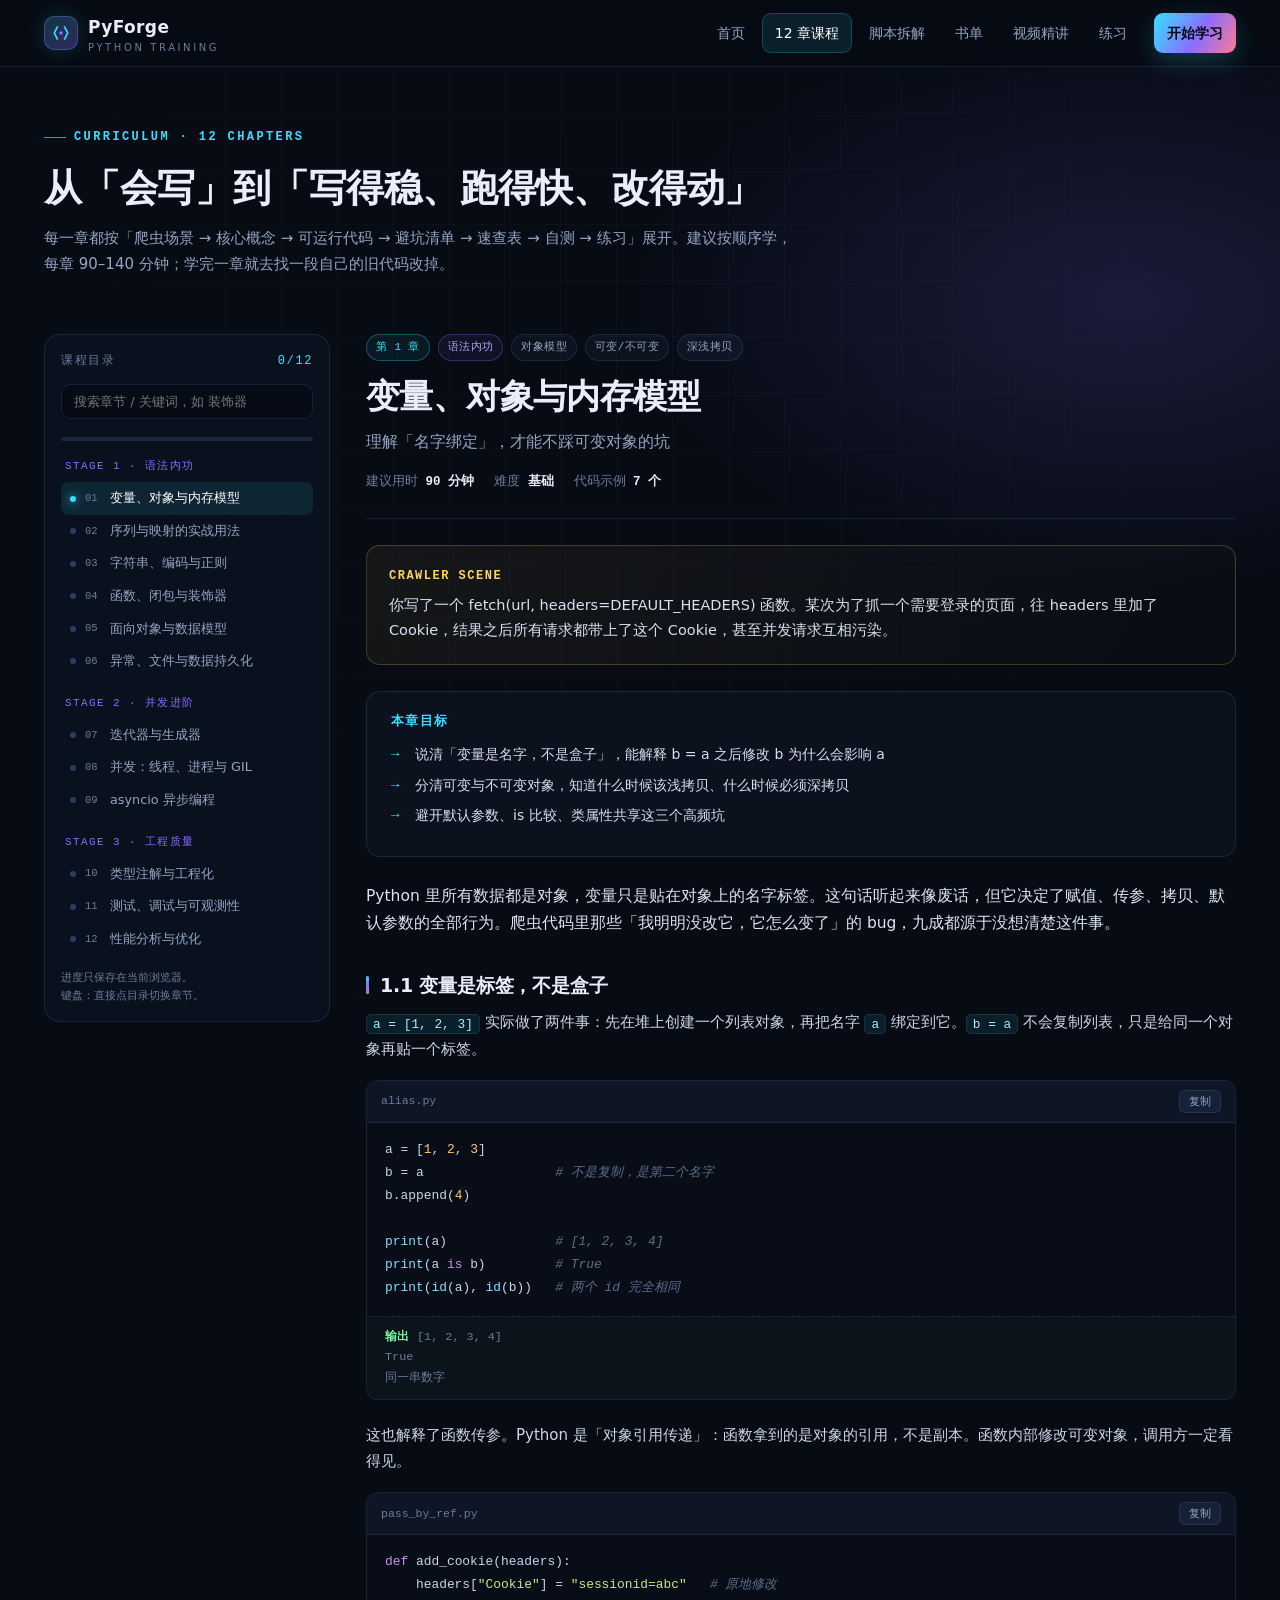
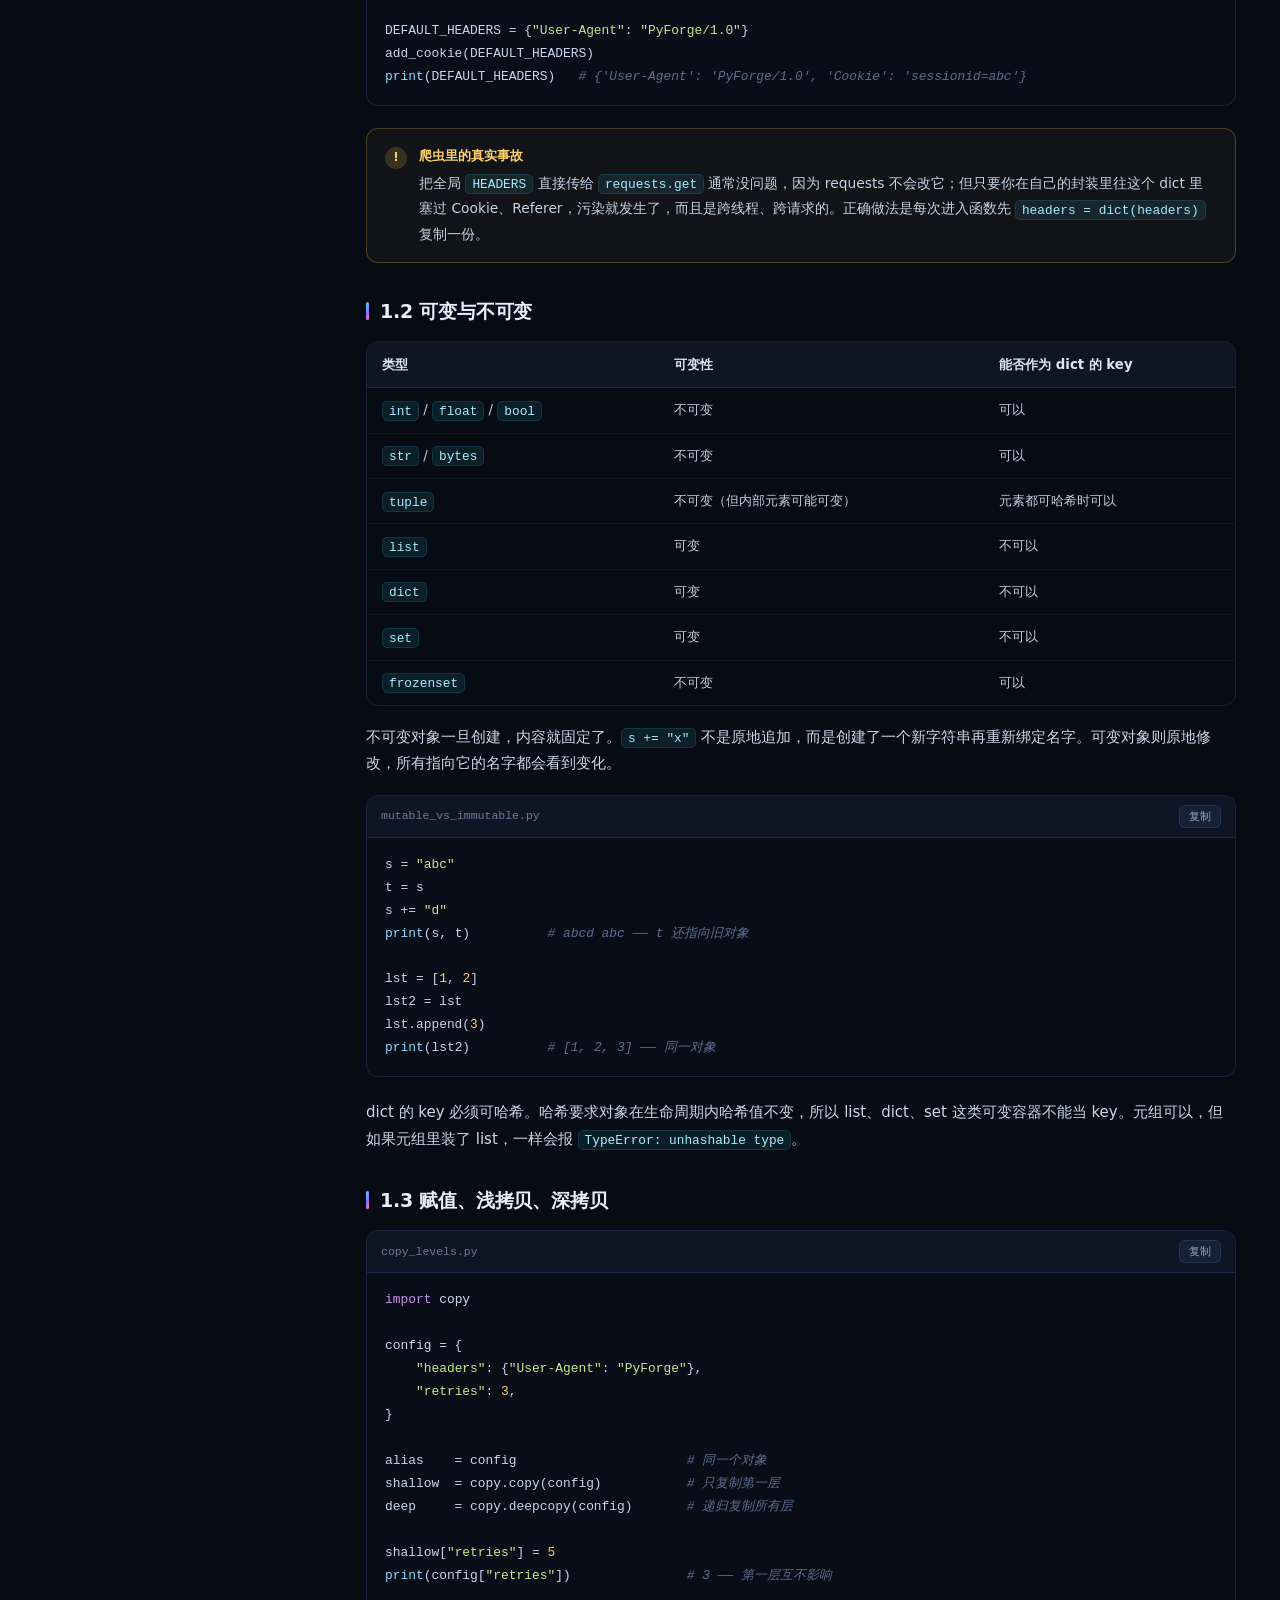
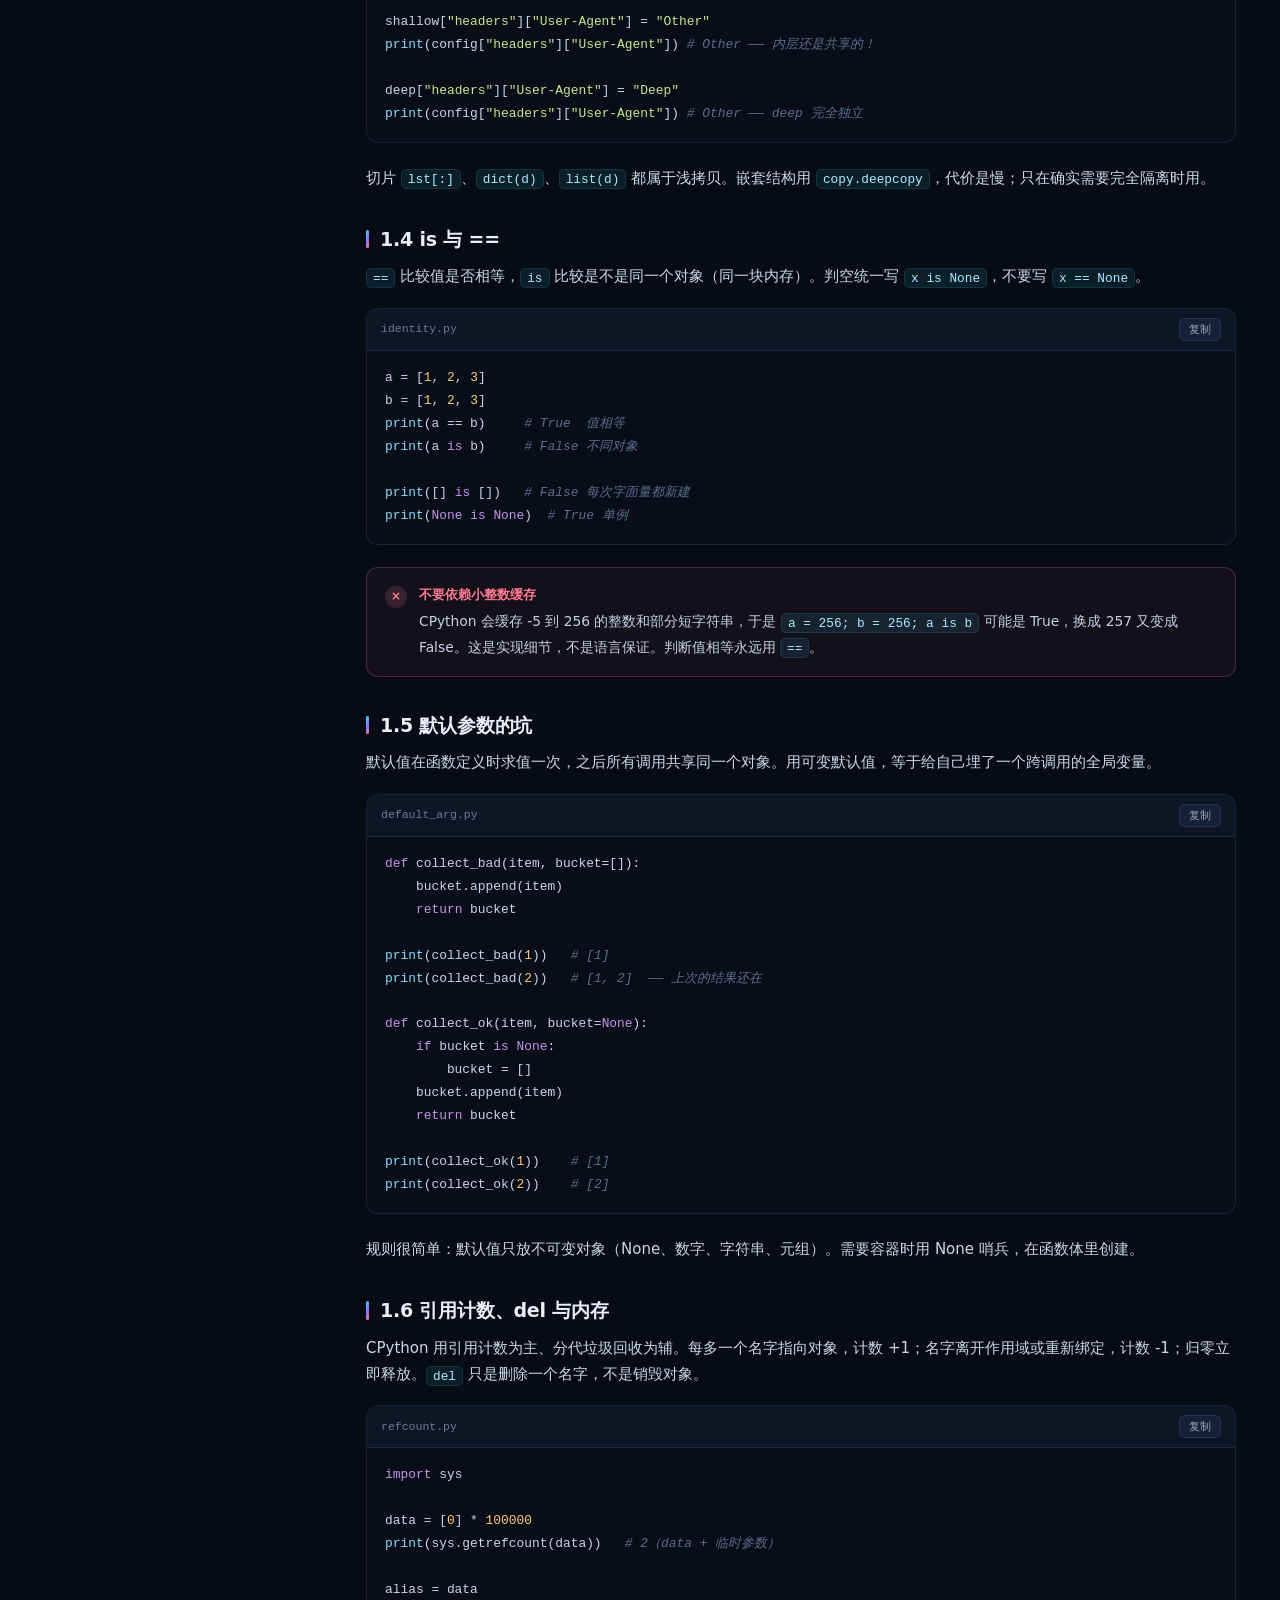
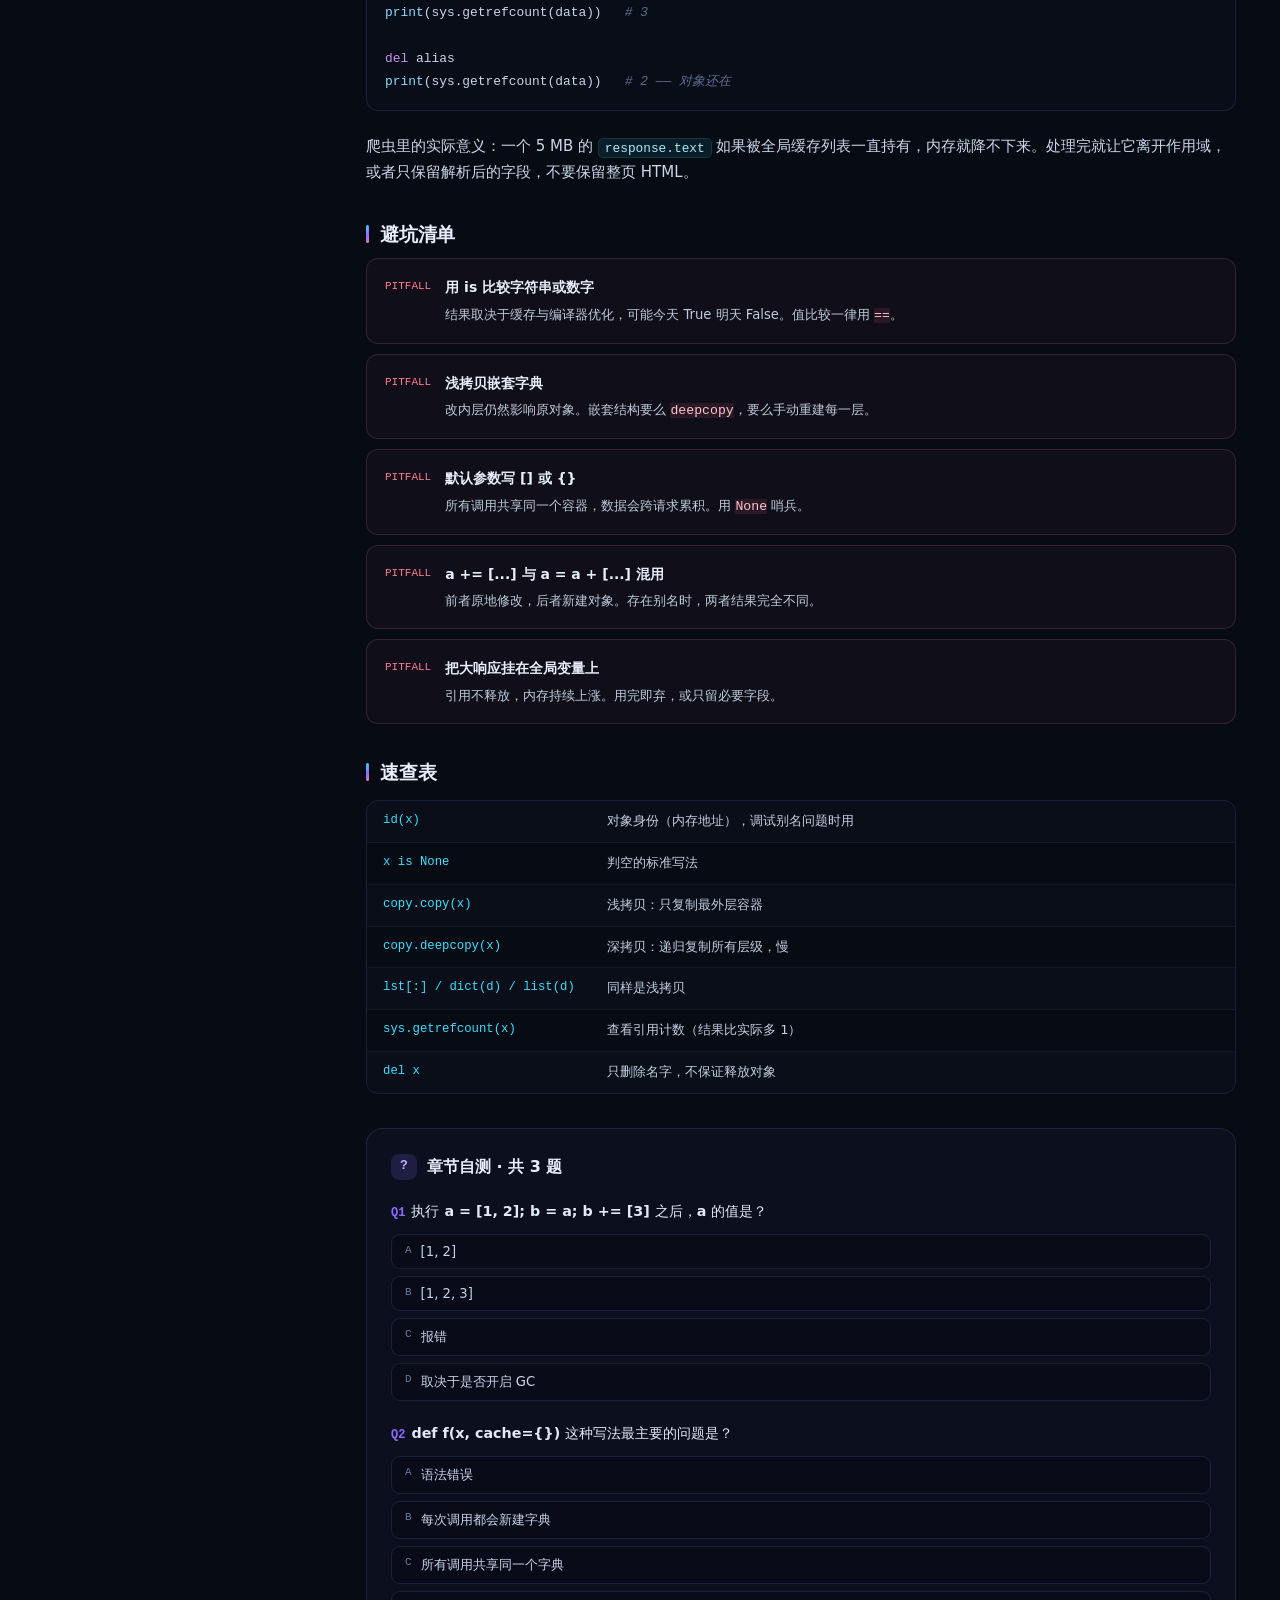
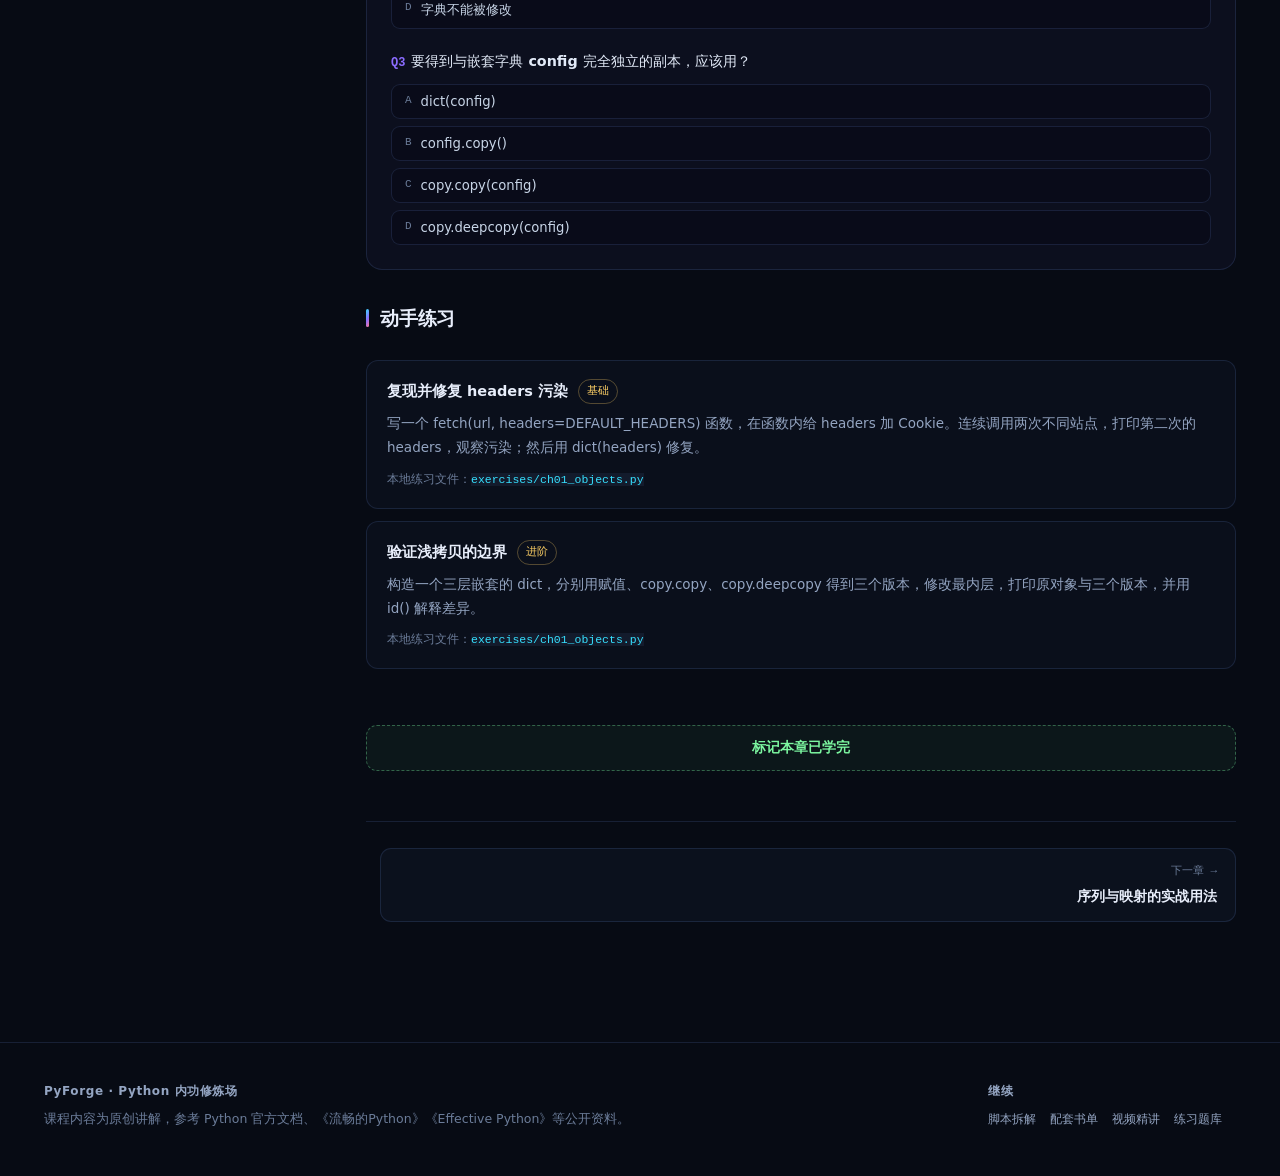
<file: legacy/learn.html>
<!DOCTYPE html>
<html lang="zh-CN">
<head>
<meta charset="UTF-8">
<meta name="viewport" content="width=device-width, initial-scale=1.0">
<title>12 章课程 · PyForge</title>
<meta name="description" content="从对象模型到 asyncio：12 章详细 Python 教学正文，每章包含爬虫场景、可运行代码、避坑清单、速查表、自测题与练习。">
<link rel="stylesheet" href="assets/style.css">
</head>
<body data-page="learn">

<nav class="nav">
  <div class="nav-inner">
    <a class="logo" href="index.html">
      <span class="logo-mark">
        <svg viewBox="0 0 24 24" fill="none"><path d="M8 4L4 12l4 8M16 4l4 8-4 8" stroke="#37e0ff" stroke-width="2"/><circle cx="12" cy="12" r="2.2" fill="#8b6cff"/></svg>
      </span>
      <span class="logo-text">PyForge<small>PYTHON TRAINING</small></span>
    </a>
    <button class="nav-toggle" type="button" aria-label="打开菜单">☰</button>
    <div class="nav-links">
      <a href="index.html">首页</a>
      <a href="learn.html">12 章课程</a>
      <a href="scripts.html">脚本拆解</a>
      <a href="books.html">书单</a>
      <a href="videos.html">视频精讲</a>
      <a href="practice.html">练习</a>
      <a class="nav-cta" href="learn.html#ch01">开始学习</a>
    </div>
  </div>
</nav>

<div class="wrap">

  <div class="learn-hero">
    <span class="eyebrow">CURRICULUM · 12 CHAPTERS</span>
    <h1>从「会写」到「写得稳、跑得快、改得动」</h1>
    <p>每一章都按「爬虫场景 → 核心概念 → 可运行代码 → 避坑清单 → 速查表 → 自测 → 练习」展开。建议按顺序学，每章 90–140 分钟；学完一章就去找一段自己的旧代码改掉。</p>
  </div>

  <div class="learn-layout">
    <aside class="sidebar">
      <div class="sb-title"><span>课程目录</span><span class="sb-progress" id="sbPercent">0/12</span></div>
      <input class="sb-search" id="sbSearch" type="search" placeholder="搜索章节 / 关键词，如 装饰器">
      <div class="sb-bar"><i id="sbBar"></i></div>
      <div id="sbList"></div>
      <div class="sb-hint">进度只保存在当前浏览器。<br>键盘：直接点目录切换章节。</div>
    </aside>

    <main class="article" id="chapterMount" data-current="ch01"></main>
  </div>
</div>

<footer class="footer">
  <div class="wrap footer-inner">
    <div>
      <b>PyForge · Python 内功修炼场</b>
      课程内容为原创讲解，参考 Python 官方文档、《流畅的Python》《Effective Python》等公开资料。
    </div>
    <div>
      <b>继续</b>
      <a href="scripts.html">脚本拆解</a><a href="books.html">配套书单</a><a href="videos.html">视频精讲</a><a href="practice.html">练习题库</a>
    </div>
  </div>
</footer>

<script src="data/chapters-1.js"></script>
<script src="data/chapters-2.js"></script>
<script src="assets/app.js"></script>
</body>
</html>
</file>
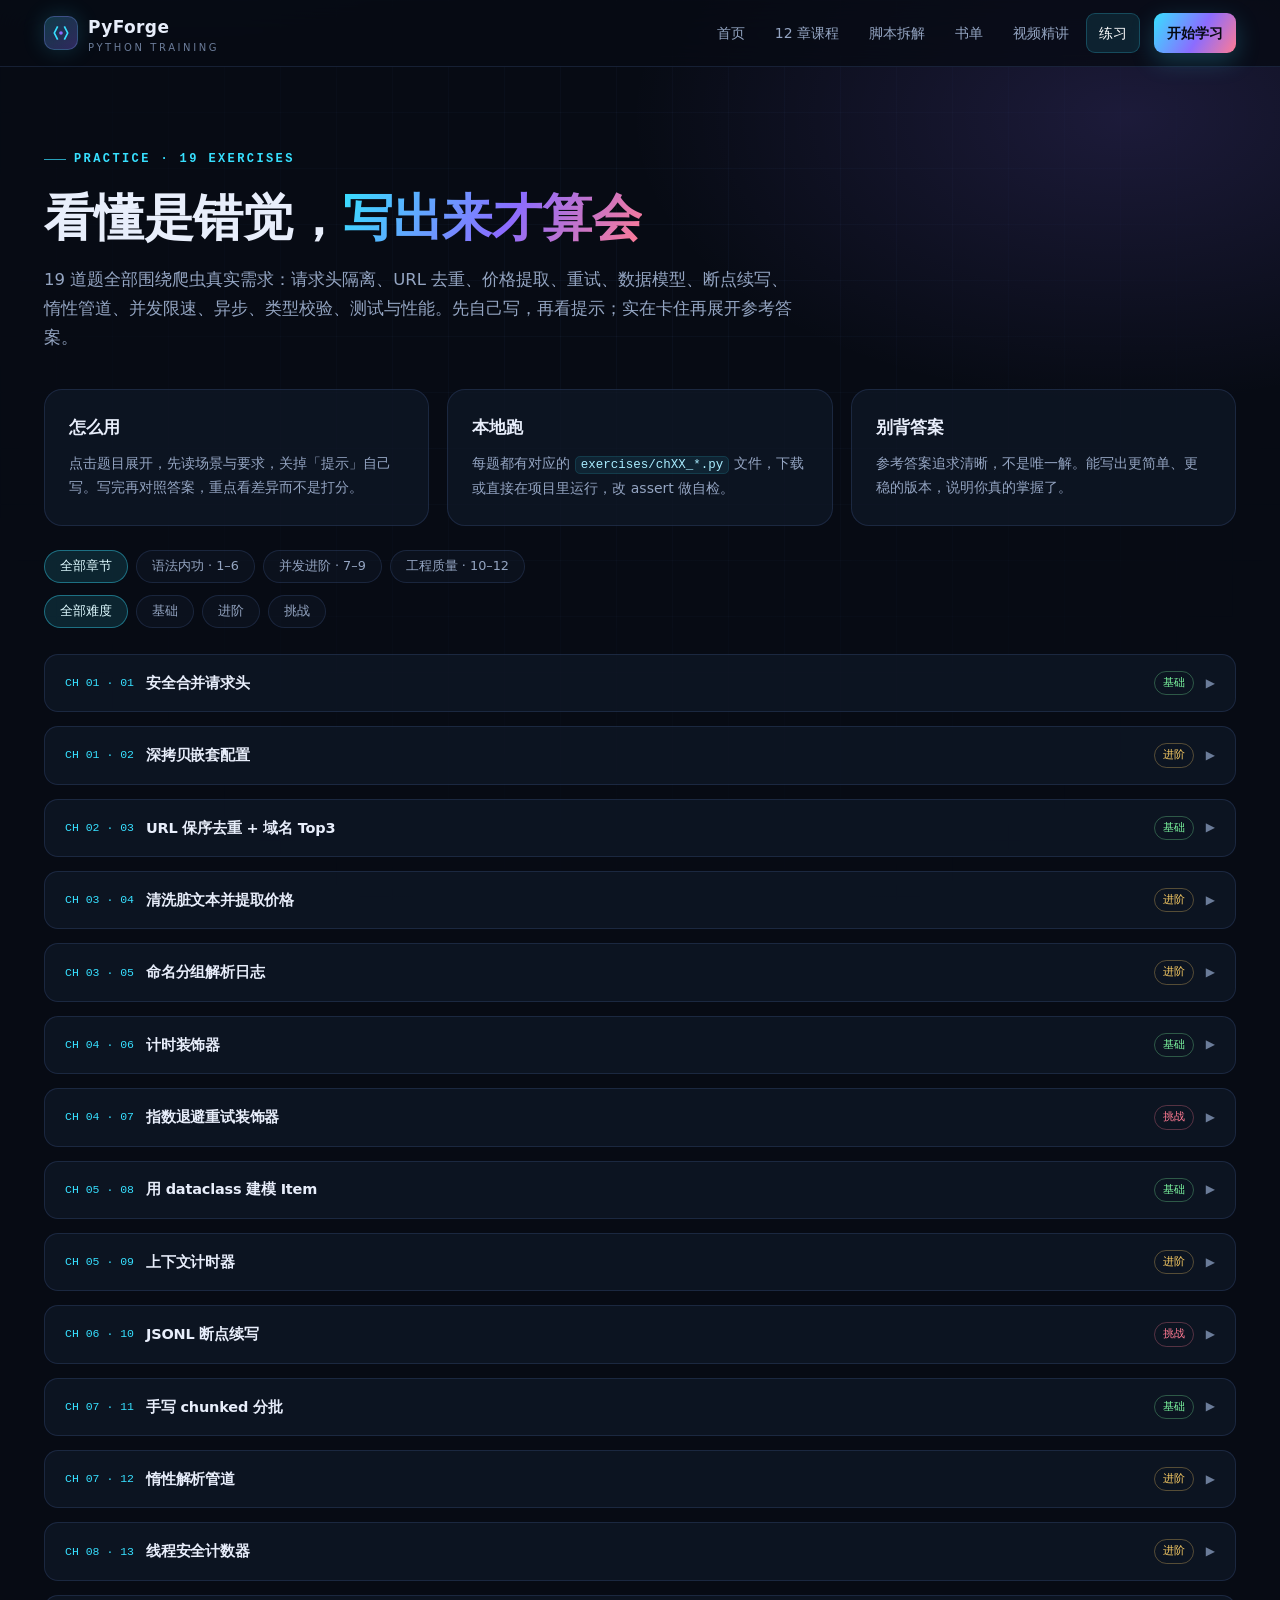
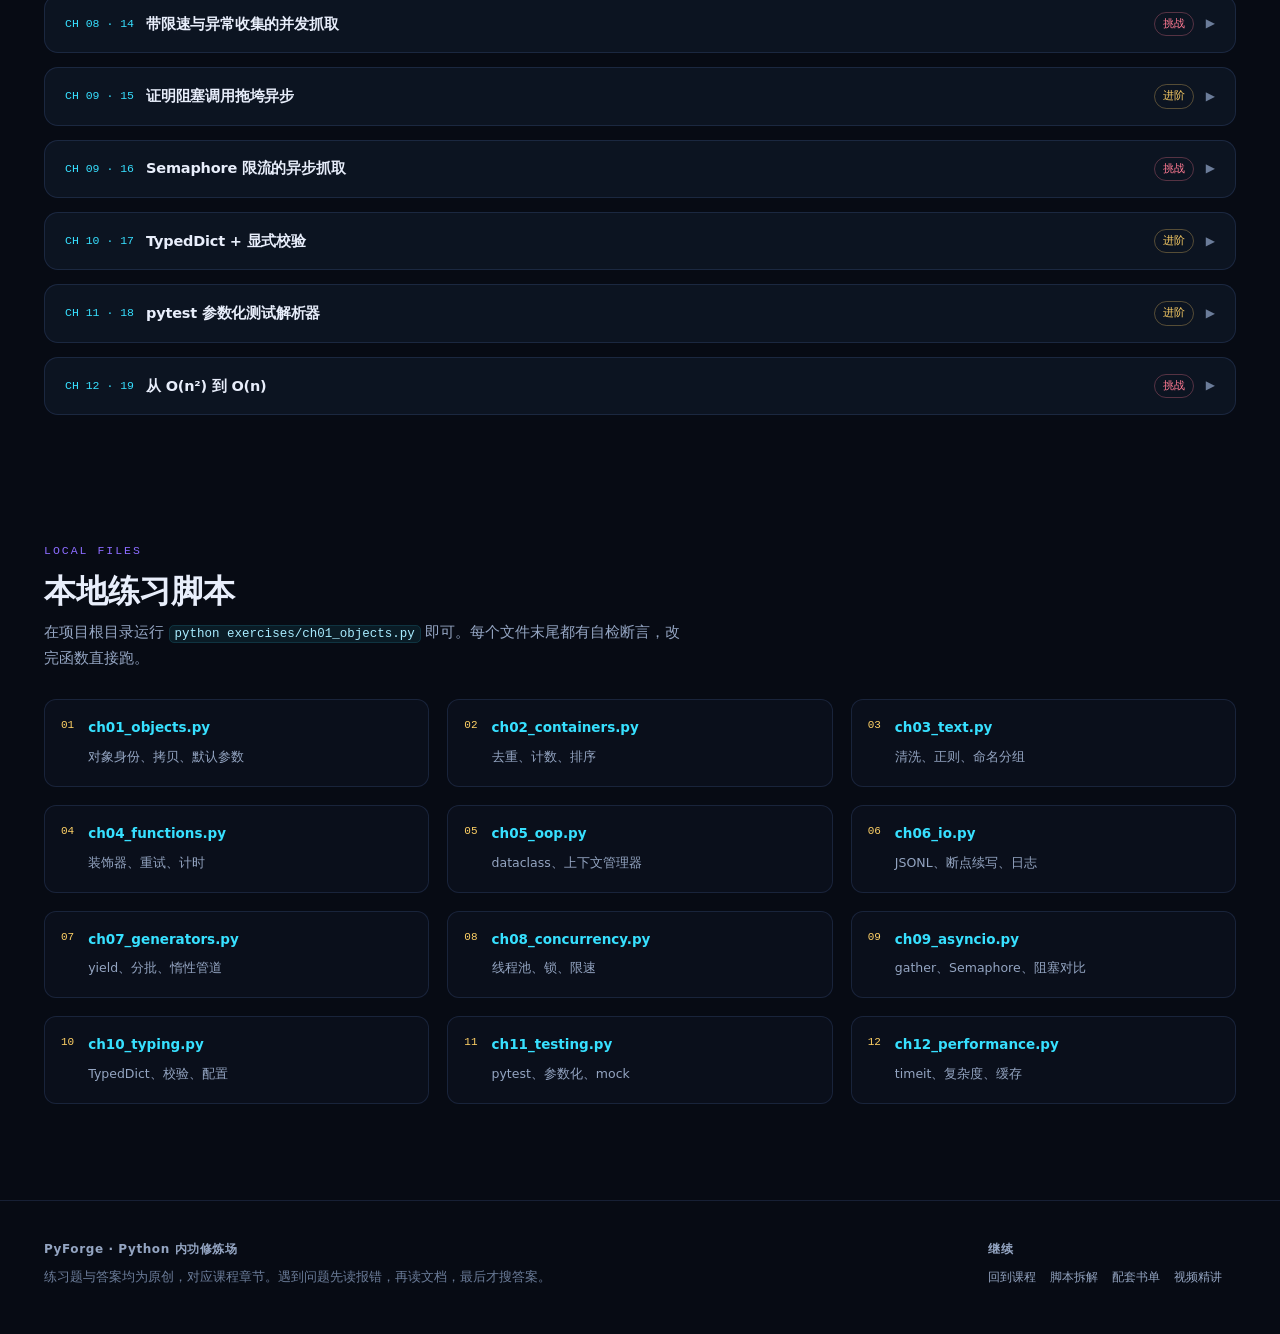
<file: legacy/practice.html>
<!DOCTYPE html>
<html lang="zh-CN">
<head>
<meta charset="UTF-8">
<meta name="viewport" content="width=device-width, initial-scale=1.0">
<title>练习题库 · 19 道爬虫向 Python 练习 | PyForge</title>
<meta name="description" content="19 道 Python 练习，覆盖对象拷贝、容器选型、文本正则、装饰器、dataclass、文件持久化、生成器、并发、asyncio、类型、测试与性能，附提示与参考答案。">
<link rel="stylesheet" href="assets/style.css">
</head>
<body data-page="practice">

<nav class="nav">
  <div class="nav-inner">
    <a class="logo" href="index.html">
      <span class="logo-mark">
        <svg viewBox="0 0 24 24" fill="none"><path d="M8 4L4 12l4 8M16 4l4 8-4 8" stroke="#37e0ff" stroke-width="2"/><circle cx="12" cy="12" r="2.2" fill="#8b6cff"/></svg>
      </span>
      <span class="logo-text">PyForge<small>PYTHON TRAINING</small></span>
    </a>
    <button class="nav-toggle" type="button" aria-label="打开菜单">☰</button>
    <div class="nav-links">
      <a href="index.html">首页</a>
      <a href="learn.html">12 章课程</a>
      <a href="scripts.html">脚本拆解</a>
      <a href="books.html">书单</a>
      <a href="videos.html">视频精讲</a>
      <a href="practice.html">练习</a>
      <a class="nav-cta" href="learn.html#ch01">开始学习</a>
    </div>
  </div>
</nav>

<div class="wrap">
  <div class="page-head">
    <span class="eyebrow">PRACTICE · 19 EXERCISES</span>
    <h1>看懂是错觉，<span class="grad">写出来才算会</span></h1>
    <p>19 道题全部围绕爬虫真实需求：请求头隔离、URL 去重、价格提取、重试、数据模型、断点续写、惰性管道、并发限速、异步、类型校验、测试与性能。先自己写，再看提示；实在卡住再展开参考答案。</p>
  </div>

  <section class="section" style="padding-top:10px">
    <div class="grid g3" style="margin-bottom:24px">
      <div class="card"><div class="card-title">怎么用</div><p>点击题目展开，先读场景与要求，关掉「提示」自己写。写完再对照答案，重点看差异而不是打分。</p></div>
      <div class="card"><div class="card-title">本地跑</div><p>每题都有对应的 <code>exercises/chXX_*.py</code> 文件，下载或直接在项目里运行，改 assert 做自检。</p></div>
      <div class="card"><div class="card-title">别背答案</div><p>参考答案追求清晰，不是唯一解。能写出更简单、更稳的版本，说明你真的掌握了。</p></div>
    </div>

    <div class="filters">
      <button class="chip active" type="button" data-chfilter="all">全部章节</button>
      <button class="chip" type="button" data-chfilter="1">语法内功 · 1–6</button>
      <button class="chip" type="button" data-chfilter="2">并发进阶 · 7–9</button>
      <button class="chip" type="button" data-chfilter="3">工程质量 · 10–12</button>
    </div>
    <div class="filters" style="margin-top:-14px">
      <button class="chip active" type="button" data-lvfilter="all">全部难度</button>
      <button class="chip" type="button" data-lvfilter="基础">基础</button>
      <button class="chip" type="button" data-lvfilter="进阶">进阶</button>
      <button class="chip" type="button" data-lvfilter="挑战">挑战</button>
    </div>

    <div id="exerMount"></div>
  </section>

  <section class="section">
    <div class="section-head">
      <div>
        <span class="kicker">LOCAL FILES</span>
        <h2>本地练习脚本</h2>
        <p>在项目根目录运行 <code>python exercises/ch01_objects.py</code> 即可。每个文件末尾都有自检断言，改完函数直接跑。</p>
      </div>
    </div>
    <div class="grid g3">
      <a class="gh-card" href="exercises/ch01_objects.py"><span class="star">01</span><div><b>ch01_objects.py</b><span>对象身份、拷贝、默认参数</span></div></a>
      <a class="gh-card" href="exercises/ch02_containers.py"><span class="star">02</span><div><b>ch02_containers.py</b><span>去重、计数、排序</span></div></a>
      <a class="gh-card" href="exercises/ch03_text.py"><span class="star">03</span><div><b>ch03_text.py</b><span>清洗、正则、命名分组</span></div></a>
      <a class="gh-card" href="exercises/ch04_functions.py"><span class="star">04</span><div><b>ch04_functions.py</b><span>装饰器、重试、计时</span></div></a>
      <a class="gh-card" href="exercises/ch05_oop.py"><span class="star">05</span><div><b>ch05_oop.py</b><span>dataclass、上下文管理器</span></div></a>
      <a class="gh-card" href="exercises/ch06_io.py"><span class="star">06</span><div><b>ch06_io.py</b><span>JSONL、断点续写、日志</span></div></a>
      <a class="gh-card" href="exercises/ch07_generators.py"><span class="star">07</span><div><b>ch07_generators.py</b><span>yield、分批、惰性管道</span></div></a>
      <a class="gh-card" href="exercises/ch08_concurrency.py"><span class="star">08</span><div><b>ch08_concurrency.py</b><span>线程池、锁、限速</span></div></a>
      <a class="gh-card" href="exercises/ch09_asyncio.py"><span class="star">09</span><div><b>ch09_asyncio.py</b><span>gather、Semaphore、阻塞对比</span></div></a>
      <a class="gh-card" href="exercises/ch10_typing.py"><span class="star">10</span><div><b>ch10_typing.py</b><span>TypedDict、校验、配置</span></div></a>
      <a class="gh-card" href="exercises/ch11_testing.py"><span class="star">11</span><div><b>ch11_testing.py</b><span>pytest、参数化、mock</span></div></a>
      <a class="gh-card" href="exercises/ch12_performance.py"><span class="star">12</span><div><b>ch12_performance.py</b><span>timeit、复杂度、缓存</span></div></a>
    </div>
  </section>
</div>

<footer class="footer">
  <div class="wrap footer-inner">
    <div>
      <b>PyForge · Python 内功修炼场</b>
      练习题与答案均为原创，对应课程章节。遇到问题先读报错，再读文档，最后才搜答案。
    </div>
    <div>
      <b>继续</b>
      <a href="learn.html">回到课程</a><a href="scripts.html">脚本拆解</a><a href="books.html">配套书单</a><a href="videos.html">视频精讲</a>
    </div>
  </div>
</footer>

<script src="data/practice.js"></script>
<script src="assets/app.js"></script>
</body>
</html>
</file>
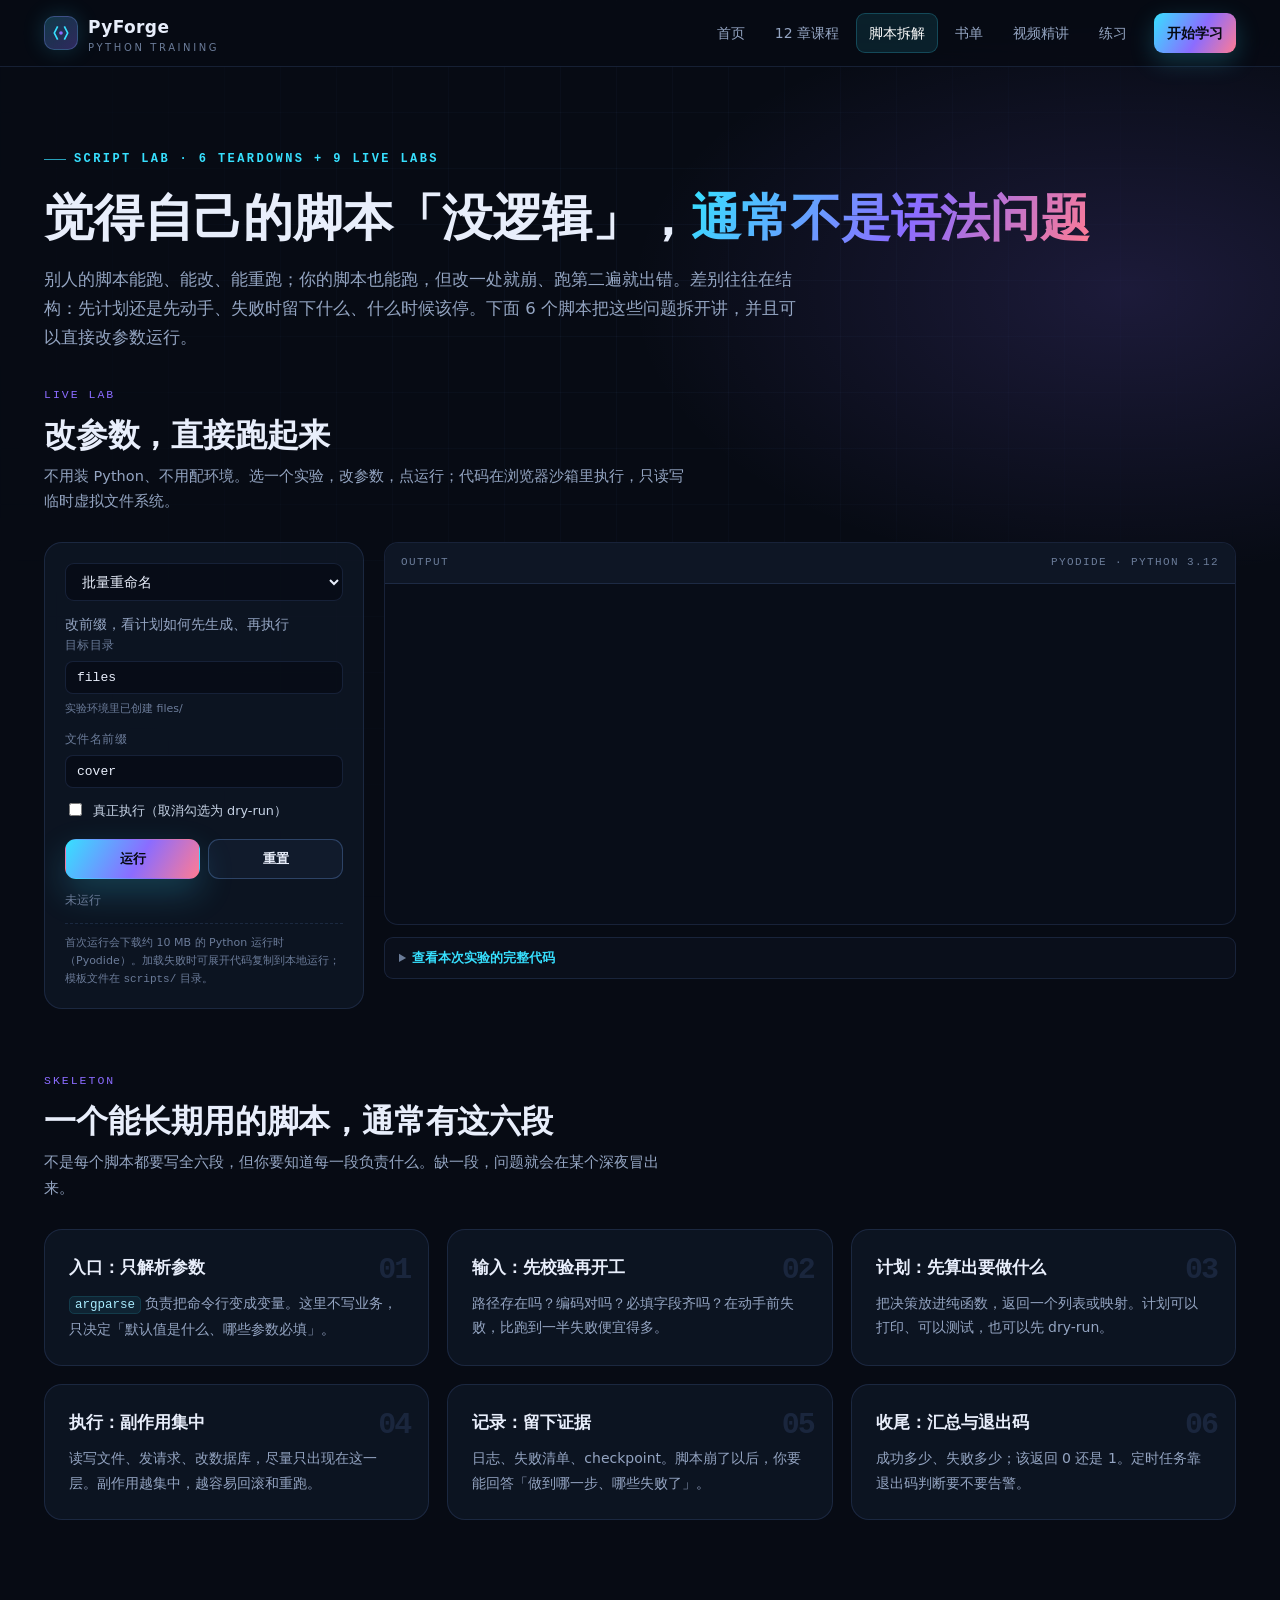
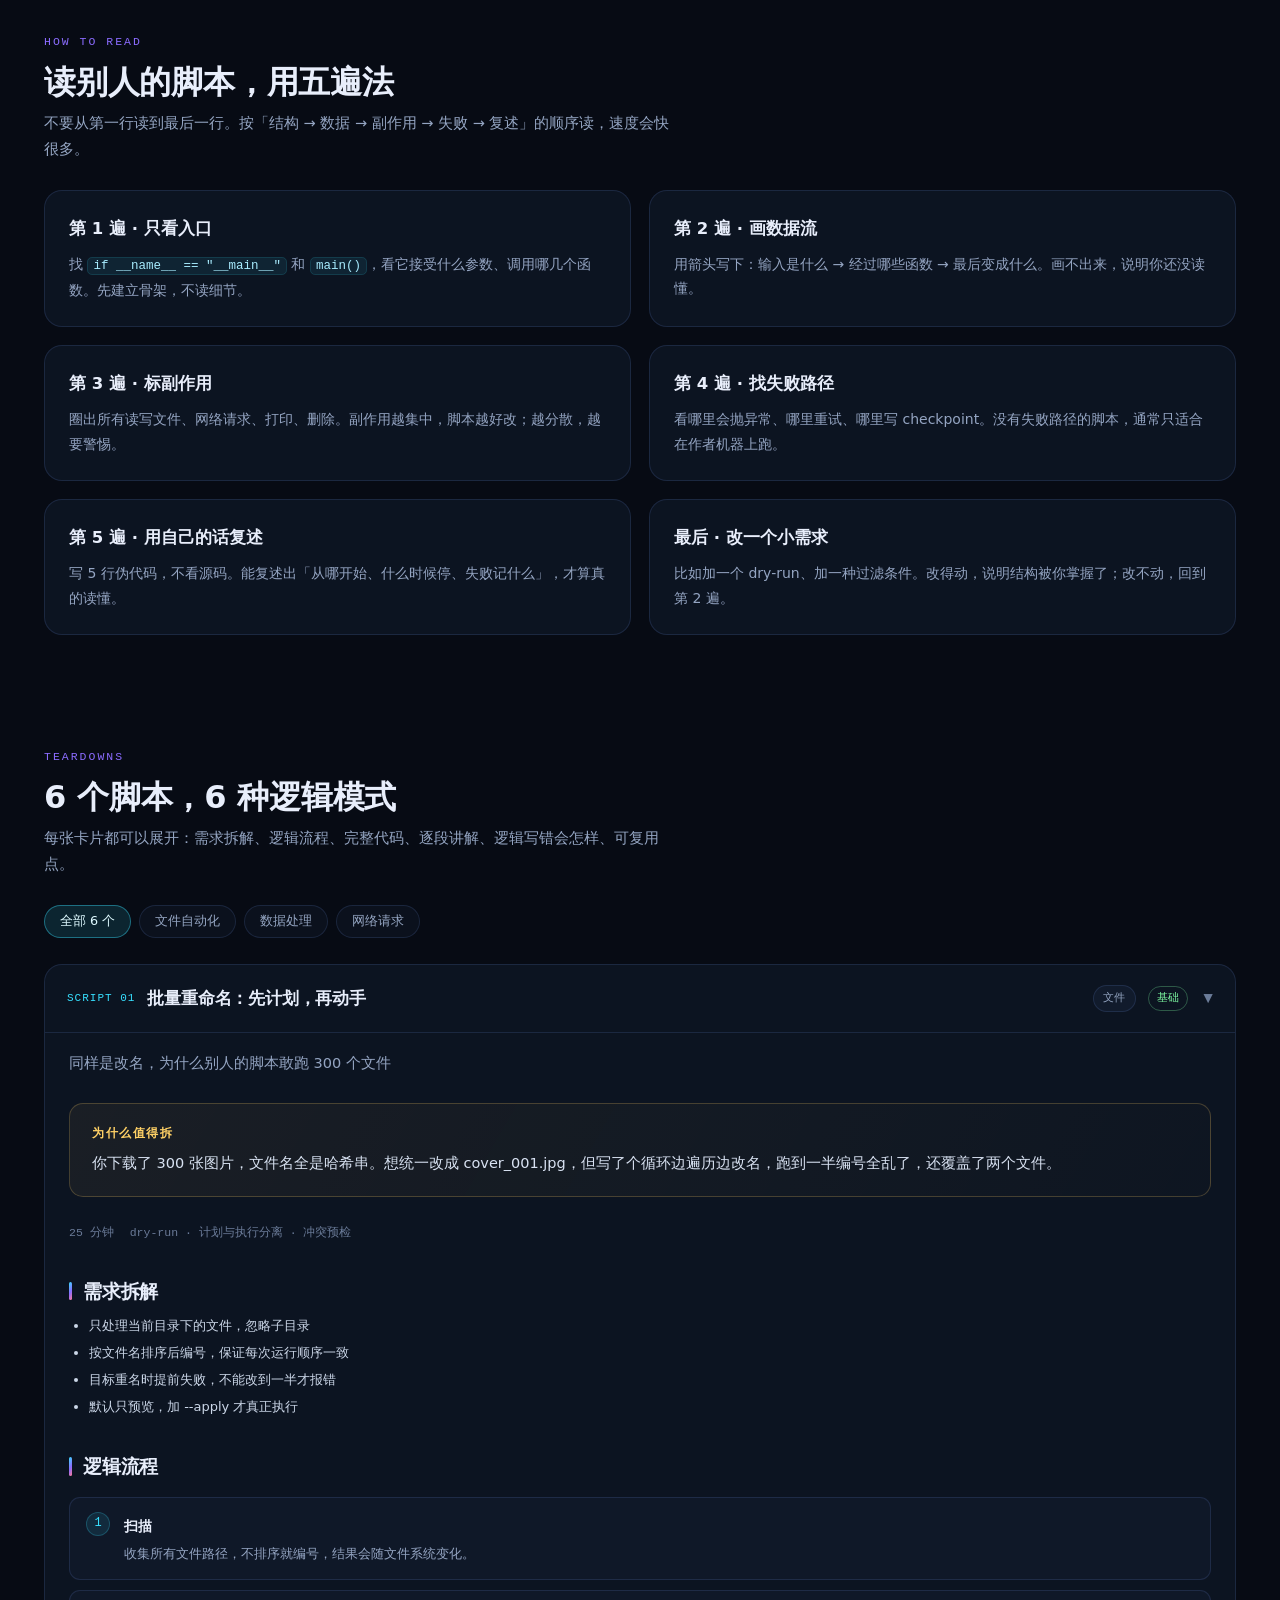
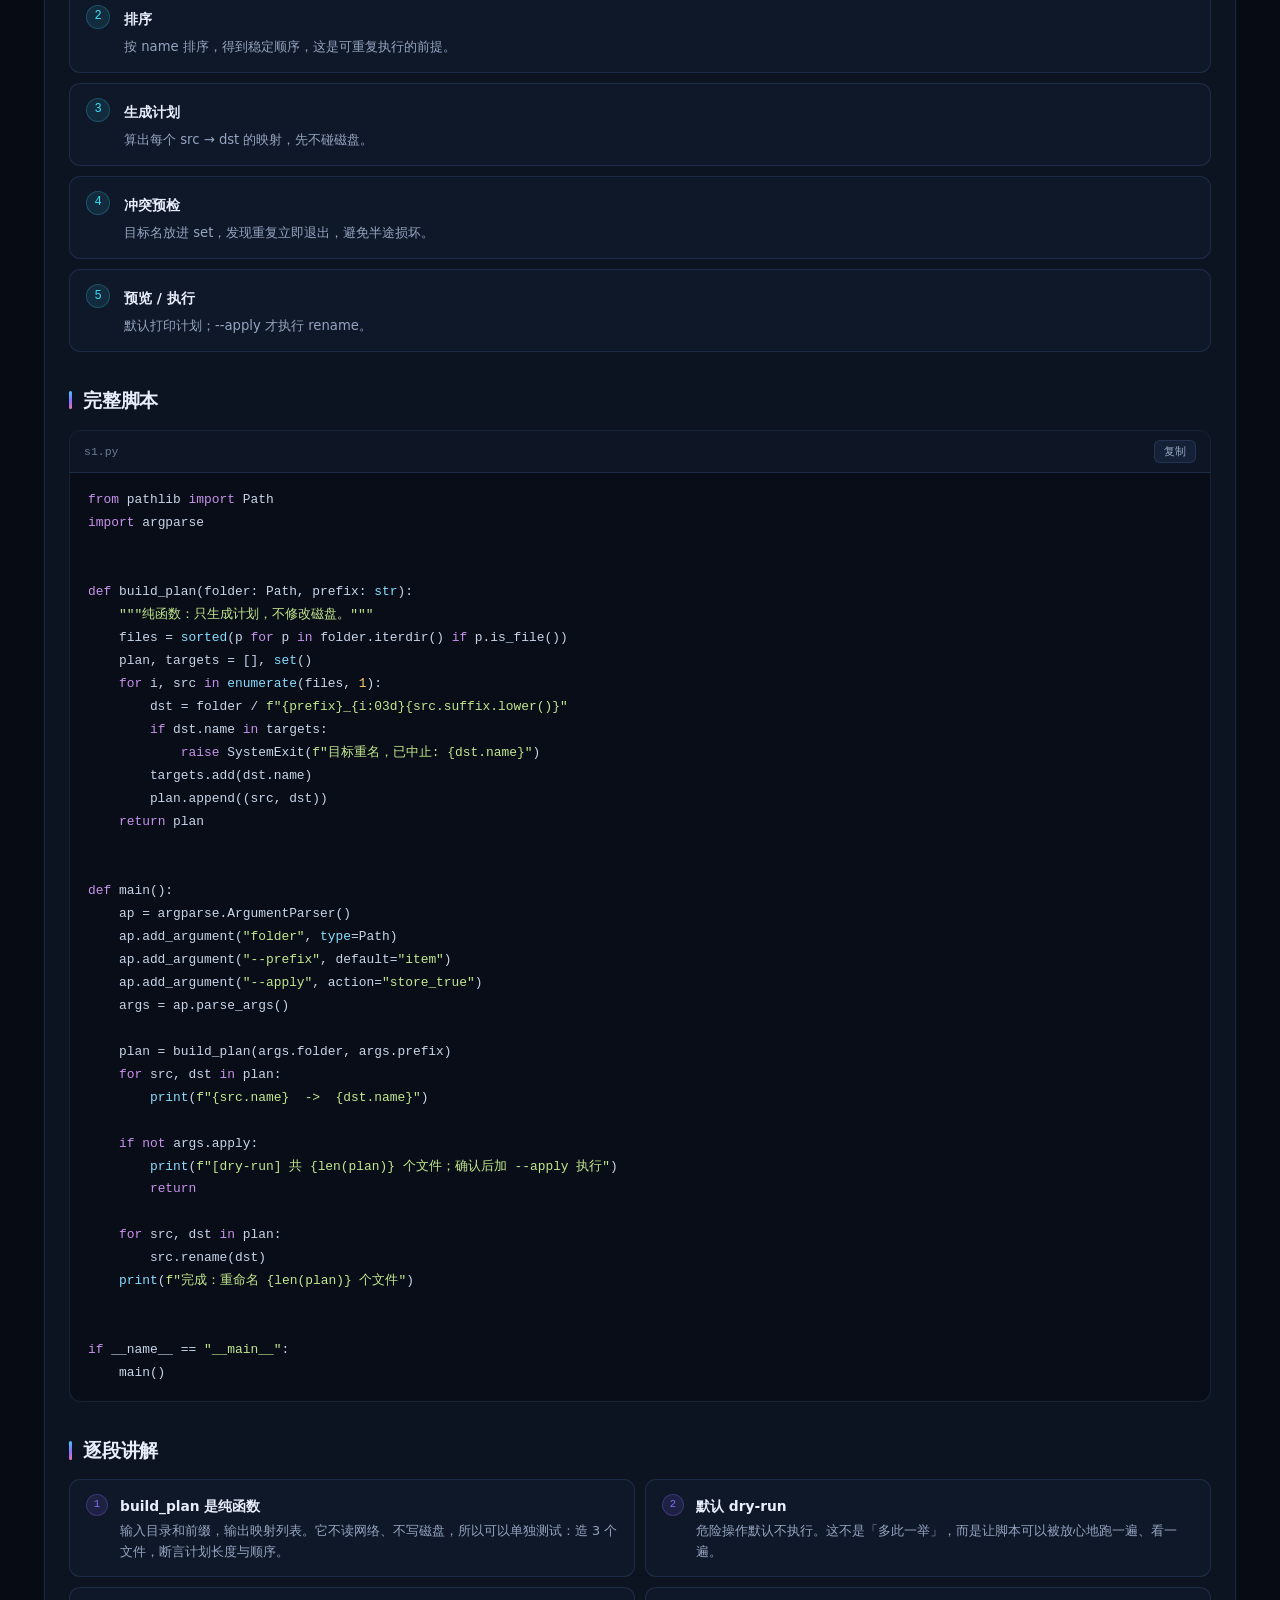
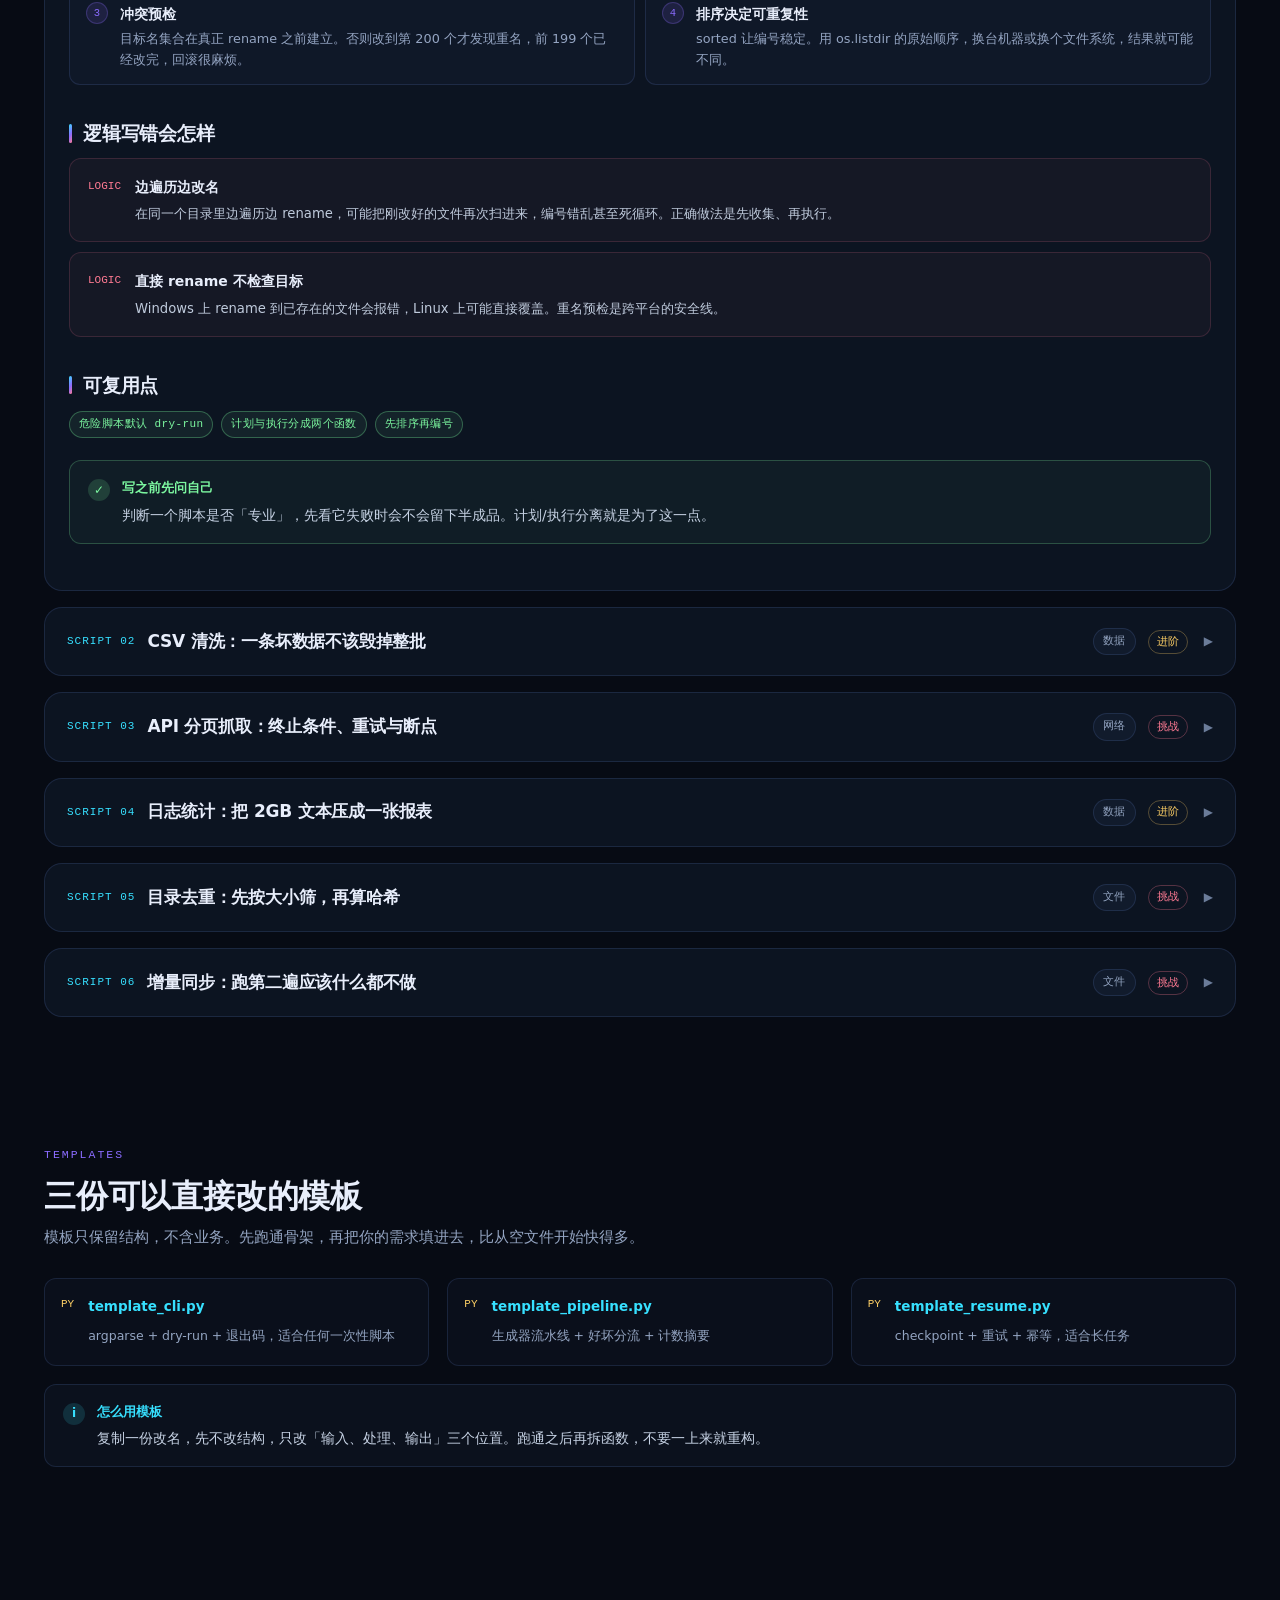
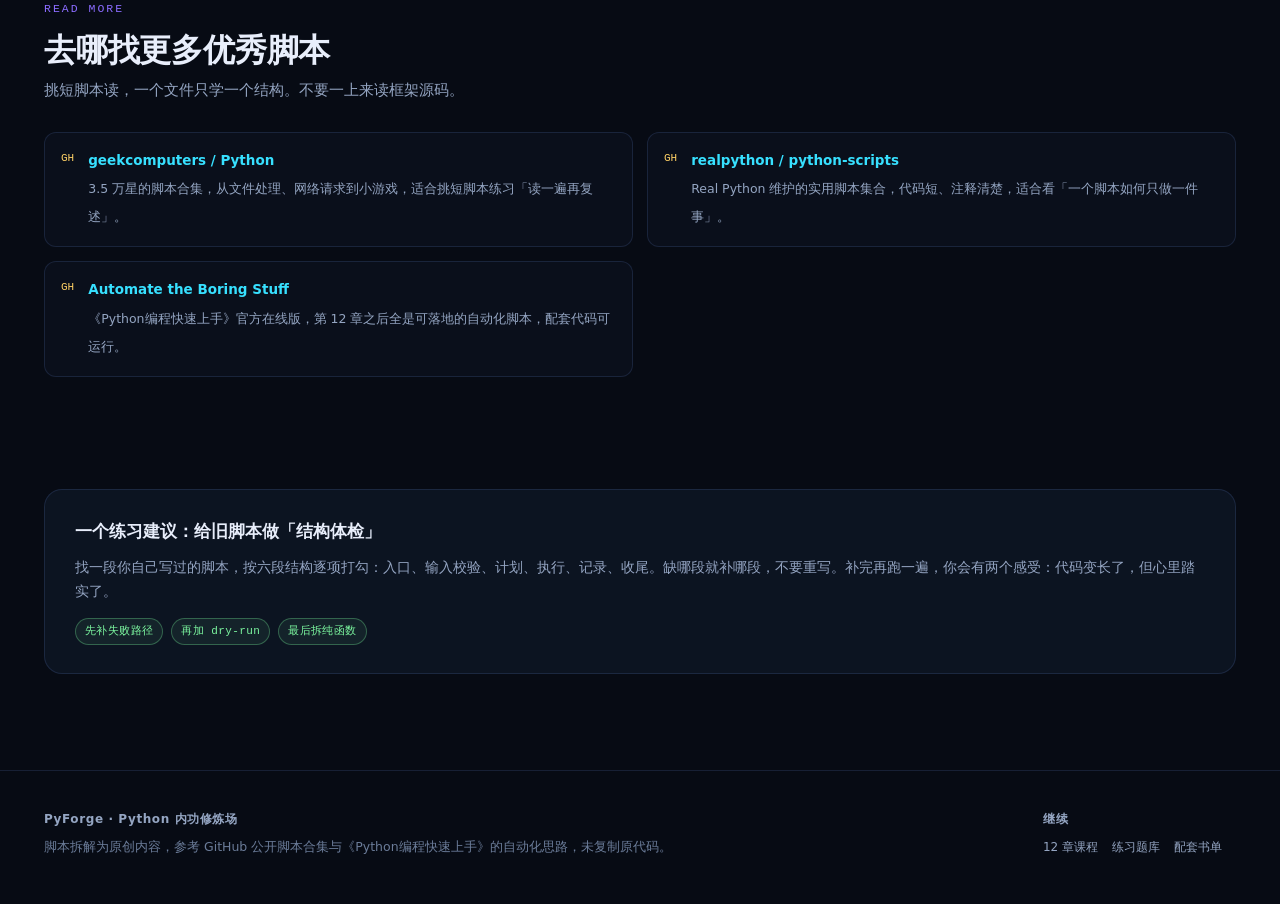
<file: legacy/scripts.html>
<!DOCTYPE html>
<html lang="zh-CN">
<head>
<meta charset="UTF-8">
<meta name="viewport" content="width=device-width, initial-scale=1.0">
<title>脚本拆解 · 读懂优秀 Python 脚本的逻辑 | PyForge</title>
<meta name="description" content="6 个完整 Python 脚本拆解：批量重命名、CSV 清洗、API 分页、日志统计、目录去重、增量同步。从需求拆解到逻辑流程、逐段讲解与可复用点。">
<link rel="stylesheet" href="assets/style.css">
</head>
<body data-page="scripts">

<nav class="nav">
  <div class="nav-inner">
    <a class="logo" href="index.html">
      <span class="logo-mark">
        <svg viewBox="0 0 24 24" fill="none"><path d="M8 4L4 12l4 8M16 4l4 8-4 8" stroke="#37e0ff" stroke-width="2"/><circle cx="12" cy="12" r="2.2" fill="#8b6cff"/></svg>
      </span>
      <span class="logo-text">PyForge<small>PYTHON TRAINING</small></span>
    </a>
    <button class="nav-toggle" type="button" aria-label="打开菜单">☰</button>
    <div class="nav-links">
      <a href="index.html">首页</a>
      <a href="learn.html">12 章课程</a>
      <a href="scripts.html">脚本拆解</a>
      <a href="books.html">书单</a>
      <a href="videos.html">视频精讲</a>
      <a href="practice.html">练习</a>
      <a class="nav-cta" href="learn.html#ch01">开始学习</a>
    </div>
  </div>
</nav>

<div class="wrap">
  <div class="page-head">
    <span class="eyebrow">SCRIPT LAB · 6 TEARDOWNS + 9 LIVE LABS</span>
    <h1>觉得自己的脚本「没逻辑」，<span class="grad">通常不是语法问题</span></h1>
    <p>别人的脚本能跑、能改、能重跑；你的脚本也能跑，但改一处就崩、跑第二遍就出错。差别往往在结构：先计划还是先动手、失败时留下什么、什么时候该停。下面 6 个脚本把这些问题拆开讲，并且可以直接改参数运行。</p>
  </div>

  <section class="section" id="labMount" style="padding-top:6px">
    <div class="section-head">
      <div>
        <span class="kicker">LIVE LAB</span>
        <h2>改参数，直接跑起来</h2>
        <p>不用装 Python、不用配环境。选一个实验，改参数，点运行；代码在浏览器沙箱里执行，只读写临时虚拟文件系统。</p>
      </div>
    </div>
    <div class="lab-shell">
      <aside class="card lab-panel">
        <select id="labSelect" class="lab-select" aria-label="选择实验"></select>
        <p class="lab-desc" id="labDesc"></p>
        <div id="labForm"></div>
        <div class="lab-actions">
          <button class="btn btn-primary" id="labRun" type="button">运行</button>
          <button class="btn btn-ghost" id="labReset" type="button">重置</button>
        </div>
        <div class="lab-status" id="labStatus">未运行</div>
        <div class="lab-hint">首次运行会下载约 10 MB 的 Python 运行时（Pyodide）。加载失败时可展开代码复制到本地运行；模板文件在 <code>scripts/</code> 目录。</div>
      </aside>
      <div>
        <div class="lab-term">
          <div class="lab-term-head"><span>OUTPUT</span><span>PYODIDE · PYTHON 3.12</span></div>
          <pre id="labOut"></pre>
        </div>
        <details class="fold lab-code-fold">
          <summary>查看本次实验的完整代码</summary>
          <div id="labCode"></div>
        </details>
      </div>
    </div>
  </section>

  <section class="section" style="padding-top:6px">
    <div class="section-head">
      <div>
        <span class="kicker">SKELETON</span>
        <h2>一个能长期用的脚本，通常有这六段</h2>
        <p>不是每个脚本都要写全六段，但你要知道每一段负责什么。缺一段，问题就会在某个深夜冒出来。</p>
      </div>
    </div>
    <div class="grid g3">
      <div class="card"><span class="num-badge">01</span><div class="card-title">入口：只解析参数</div><p><code>argparse</code> 负责把命令行变成变量。这里不写业务，只决定「默认值是什么、哪些参数必填」。</p></div>
      <div class="card"><span class="num-badge">02</span><div class="card-title">输入：先校验再开工</div><p>路径存在吗？编码对吗？必填字段齐吗？在动手前失败，比跑到一半失败便宜得多。</p></div>
      <div class="card"><span class="num-badge">03</span><div class="card-title">计划：先算出要做什么</div><p>把决策放进纯函数，返回一个列表或映射。计划可以打印、可以测试，也可以先 dry-run。</p></div>
      <div class="card"><span class="num-badge">04</span><div class="card-title">执行：副作用集中</div><p>读写文件、发请求、改数据库，尽量只出现在这一层。副作用越集中，越容易回滚和重跑。</p></div>
      <div class="card"><span class="num-badge">05</span><div class="card-title">记录：留下证据</div><p>日志、失败清单、checkpoint。脚本崩了以后，你要能回答「做到哪一步、哪些失败了」。</p></div>
      <div class="card"><span class="num-badge">06</span><div class="card-title">收尾：汇总与退出码</div><p>成功多少、失败多少；该返回 0 还是 1。定时任务靠退出码判断要不要告警。</p></div>
    </div>
  </section>

  <section class="section">
    <div class="section-head">
      <div>
        <span class="kicker">HOW TO READ</span>
        <h2>读别人的脚本，用五遍法</h2>
        <p>不要从第一行读到最后一行。按「结构 → 数据 → 副作用 → 失败 → 复述」的顺序读，速度会快很多。</p>
      </div>
    </div>
    <div class="grid g2">
      <div class="card"><div class="card-title">第 1 遍 · 只看入口</div><p>找 <code>if __name__ == "__main__"</code> 和 <code>main()</code>，看它接受什么参数、调用哪几个函数。先建立骨架，不读细节。</p></div>
      <div class="card"><div class="card-title">第 2 遍 · 画数据流</div><p>用箭头写下：输入是什么 → 经过哪些函数 → 最后变成什么。画不出来，说明你还没读懂。</p></div>
      <div class="card"><div class="card-title">第 3 遍 · 标副作用</div><p>圈出所有读写文件、网络请求、打印、删除。副作用越集中，脚本越好改；越分散，越要警惕。</p></div>
      <div class="card"><div class="card-title">第 4 遍 · 找失败路径</div><p>看哪里会抛异常、哪里重试、哪里写 checkpoint。没有失败路径的脚本，通常只适合在作者机器上跑。</p></div>
      <div class="card"><div class="card-title">第 5 遍 · 用自己的话复述</div><p>写 5 行伪代码，不看源码。能复述出「从哪开始、什么时候停、失败记什么」，才算真的读懂。</p></div>
      <div class="card"><div class="card-title">最后 · 改一个小需求</div><p>比如加一个 dry-run、加一种过滤条件。改得动，说明结构被你掌握了；改不动，回到第 2 遍。</p></div>
    </div>
  </section>

  <section class="section">
    <div class="section-head">
      <div>
        <span class="kicker">TEARDOWNS</span>
        <h2>6 个脚本，6 种逻辑模式</h2>
        <p>每张卡片都可以展开：需求拆解、逻辑流程、完整代码、逐段讲解、逻辑写错会怎样、可复用点。</p>
      </div>
    </div>

    <div class="filters">
      <button class="chip active" type="button" data-scfilter="all">全部 6 个</button>
      <button class="chip" type="button" data-scfilter="文件">文件自动化</button>
      <button class="chip" type="button" data-scfilter="数据">数据处理</button>
      <button class="chip" type="button" data-scfilter="网络">网络请求</button>
    </div>

    <div id="scriptMount"></div>
  </section>

  <section class="section">
    <div class="section-head">
      <div>
        <span class="kicker">TEMPLATES</span>
        <h2>三份可以直接改的模板</h2>
        <p>模板只保留结构，不含业务。先跑通骨架，再把你的需求填进去，比从空文件开始快得多。</p>
      </div>
    </div>
    <div class="grid g3">
      <a class="gh-card" href="scripts/template_cli.py"><span class="star">PY</span><div><b>template_cli.py</b><span>argparse + dry-run + 退出码，适合任何一次性脚本</span></div></a>
      <a class="gh-card" href="scripts/template_pipeline.py"><span class="star">PY</span><div><b>template_pipeline.py</b><span>生成器流水线 + 好坏分流 + 计数摘要</span></div></a>
      <a class="gh-card" href="scripts/template_resume.py"><span class="star">PY</span><div><b>template_resume.py</b><span>checkpoint + 重试 + 幂等，适合长任务</span></div></a>
    </div>
    <div class="callout info" style="margin-top:18px">
      <div class="co-ico">i</div>
      <div><div class="callout-t">怎么用模板</div><div class="callout-b">复制一份改名，先不改结构，只改「输入、处理、输出」三个位置。跑通之后再拆函数，不要一上来就重构。</div></div>
    </div>
  </section>

  <section class="section">
    <div class="section-head">
      <div>
        <span class="kicker">READ MORE</span>
        <h2>去哪找更多优秀脚本</h2>
        <p>挑短脚本读，一个文件只学一个结构。不要一上来读框架源码。</p>
      </div>
    </div>
    <div class="gh-grid" id="scriptRepos"></div>
  </section>

  <section class="section">
    <div class="card reveal" style="padding:28px 30px">
      <div class="card-title">一个练习建议：给旧脚本做「结构体检」</div>
      <p style="color:var(--muted);font-size:14px;margin-top:8px">找一段你自己写过的脚本，按六段结构逐项打勾：入口、输入校验、计划、执行、记录、收尾。缺哪段就补哪段，不要重写。补完再跑一遍，你会有两个感受：代码变长了，但心里踏实了。</p>
      <div class="reuse" style="margin-bottom:0">
        <span class="tag tag-lime">先补失败路径</span>
        <span class="tag tag-lime">再加 dry-run</span>
        <span class="tag tag-lime">最后拆纯函数</span>
      </div>
    </div>
  </section>
</div>

<footer class="footer">
  <div class="wrap footer-inner">
    <div>
      <b>PyForge · Python 内功修炼场</b>
      脚本拆解为原创内容，参考 GitHub 公开脚本合集与《Python编程快速上手》的自动化思路，未复制原代码。
    </div>
    <div>
      <b>继续</b>
      <a href="learn.html">12 章课程</a><a href="practice.html">练习题库</a><a href="books.html">配套书单</a>
    </div>
  </div>
</footer>

<script src="data/scripts.js"></script>
<script src="data/labs.js"></script>
<script src="assets/app.js"></script>
</body>
</html>
</file>
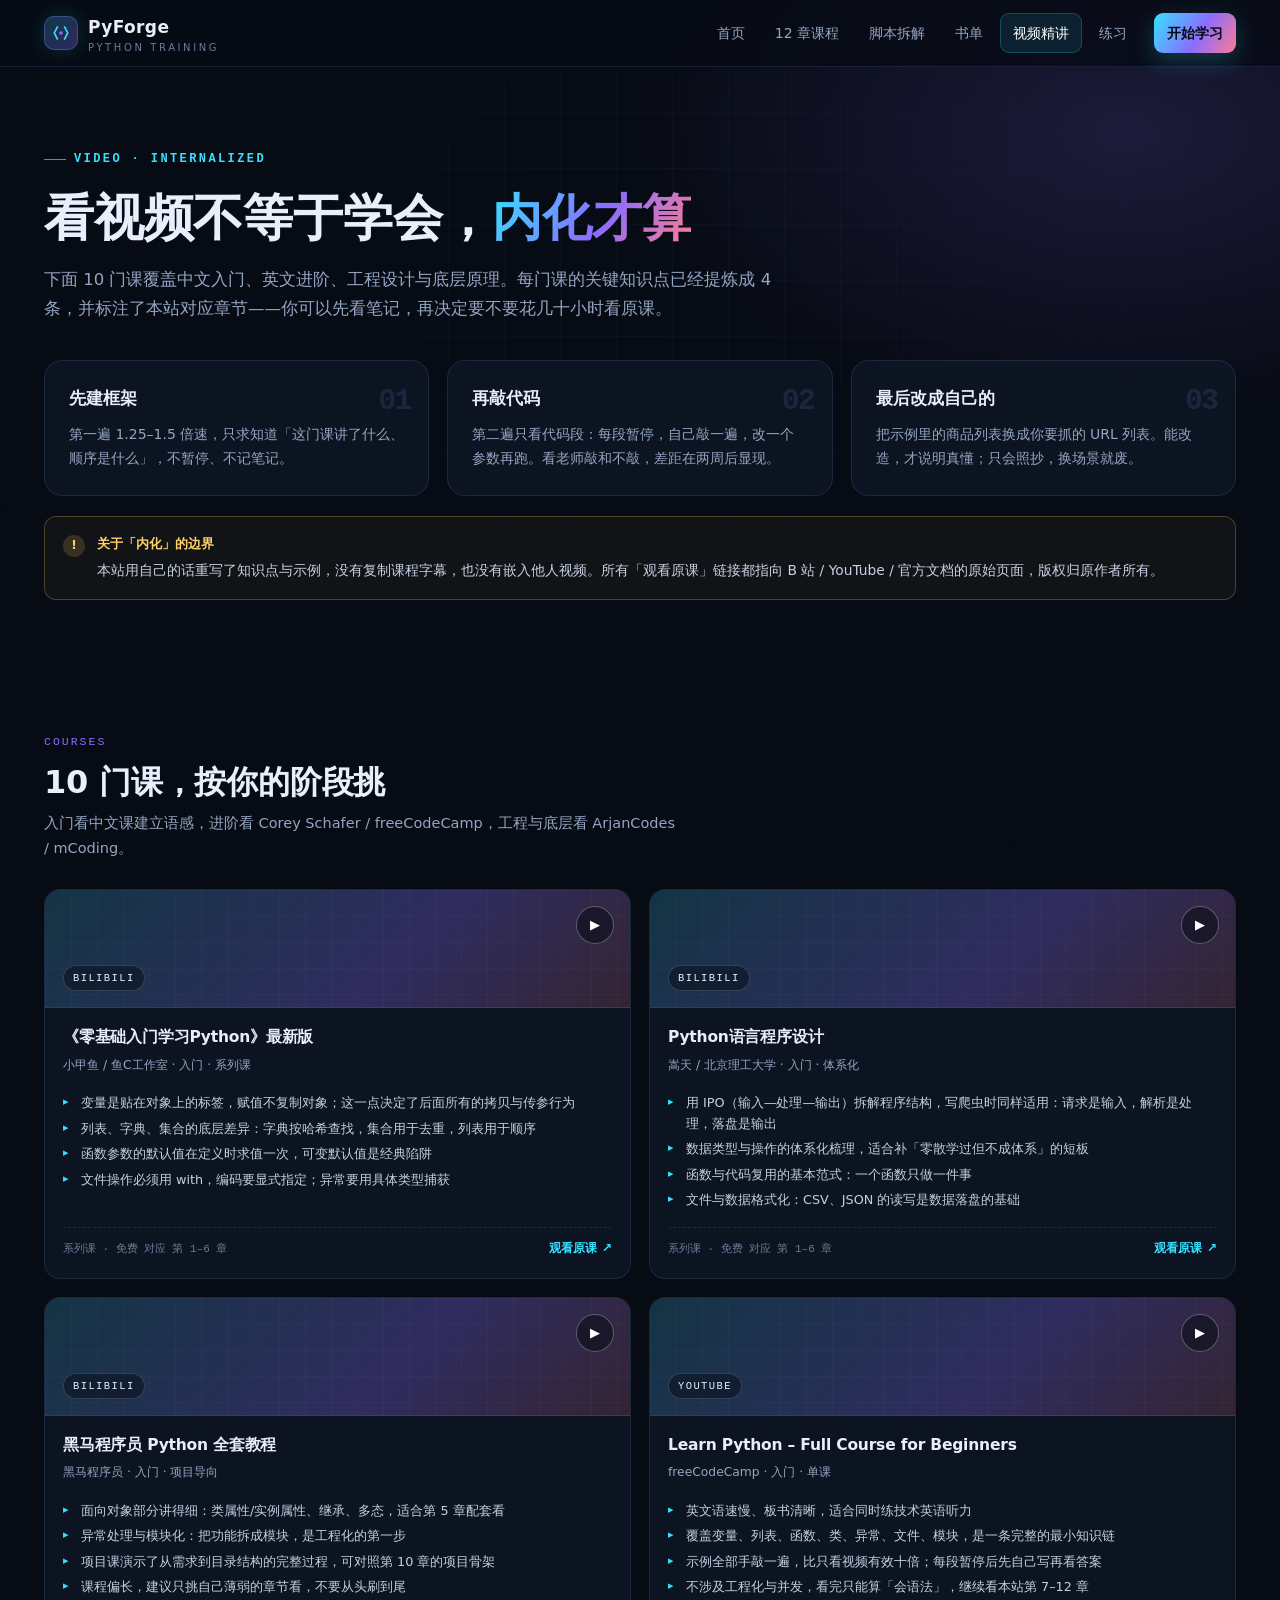
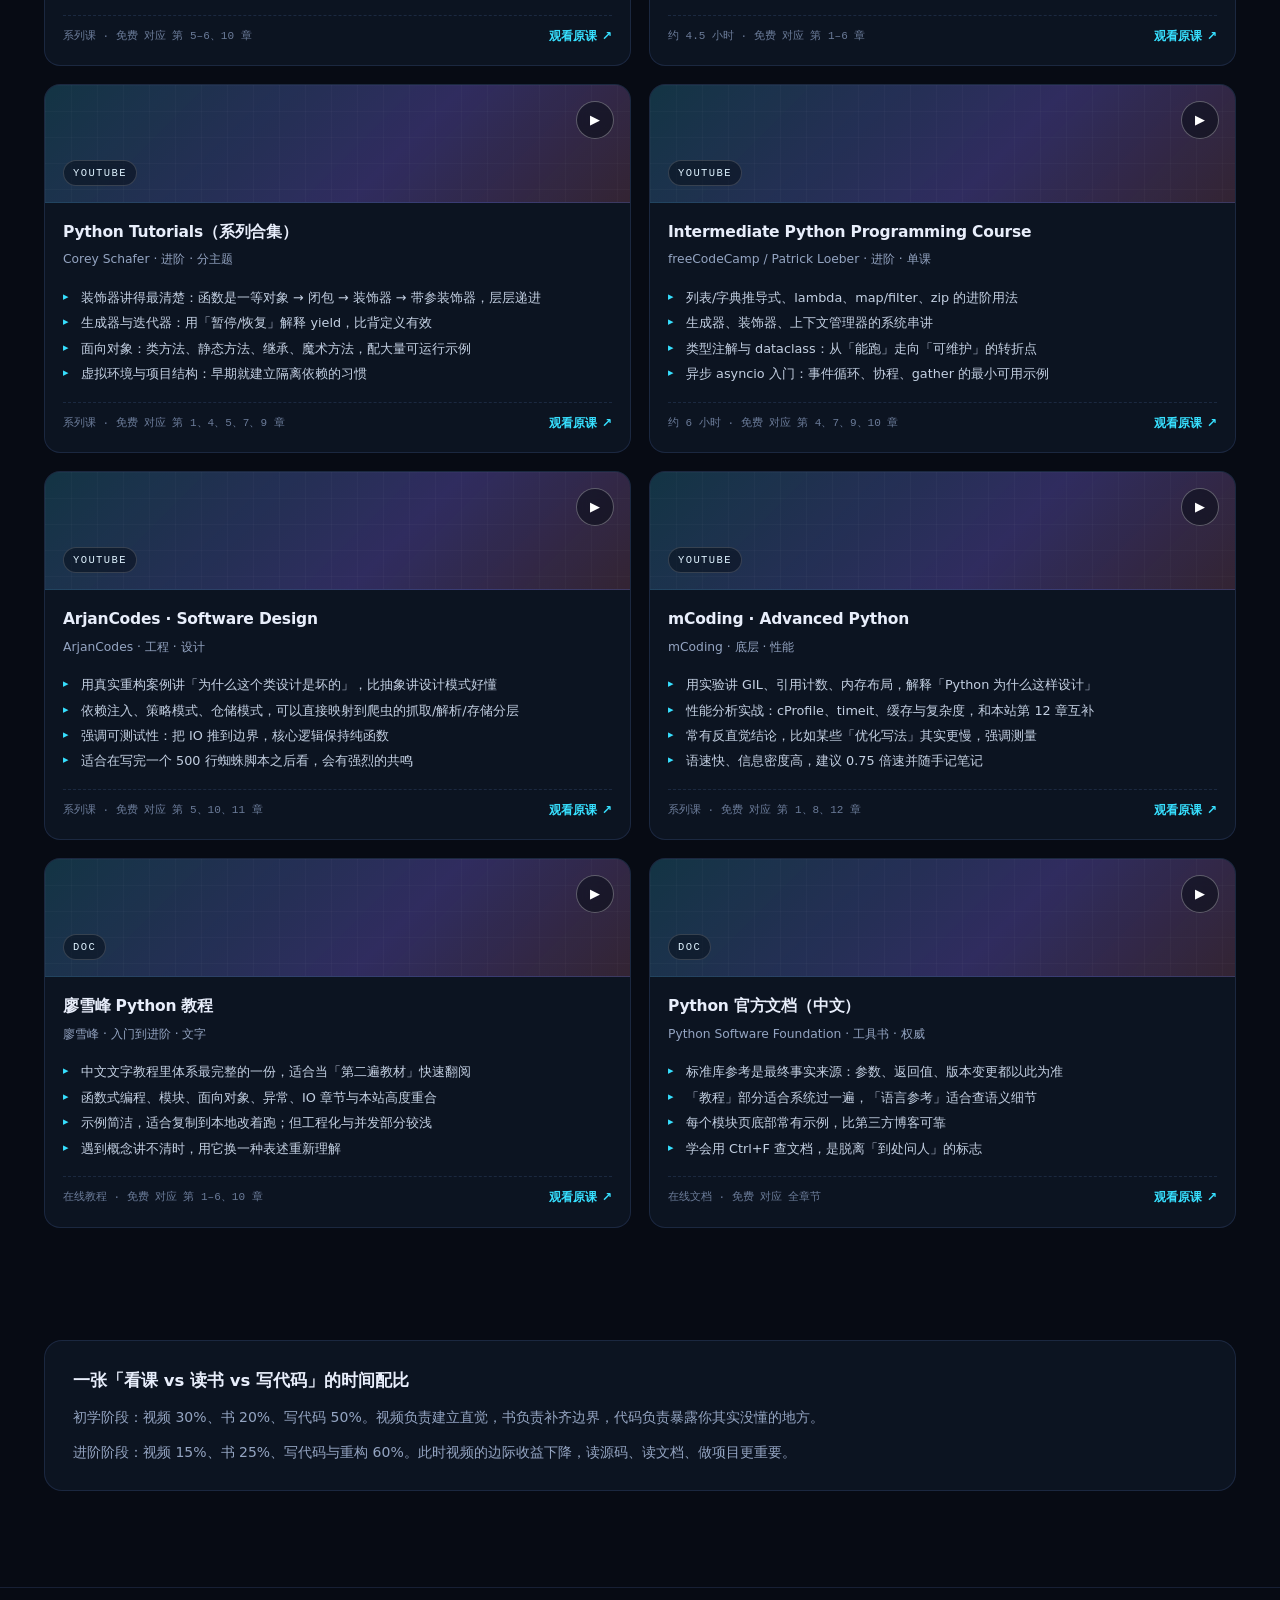
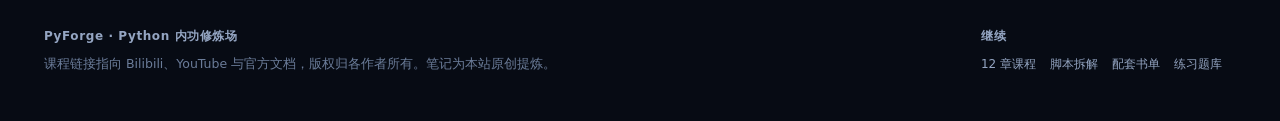
<file: legacy/videos.html>
<!DOCTYPE html>
<html lang="zh-CN">
<head>
<meta charset="UTF-8">
<meta name="viewport" content="width=device-width, initial-scale=1.0">
<title>视频精讲 · 10 门 Python 课程与内化笔记 | PyForge</title>
<meta name="description" content="小甲鱼、嵩天、黑马、Corey Schafer、freeCodeCamp、ArjanCodes 等 Python 课程推荐，每门课附核心知识点提炼与对应章节。">
<link rel="stylesheet" href="assets/style.css">
</head>
<body data-page="videos">

<nav class="nav">
  <div class="nav-inner">
    <a class="logo" href="index.html">
      <span class="logo-mark">
        <svg viewBox="0 0 24 24" fill="none"><path d="M8 4L4 12l4 8M16 4l4 8-4 8" stroke="#37e0ff" stroke-width="2"/><circle cx="12" cy="12" r="2.2" fill="#8b6cff"/></svg>
      </span>
      <span class="logo-text">PyForge<small>PYTHON TRAINING</small></span>
    </a>
    <button class="nav-toggle" type="button" aria-label="打开菜单">☰</button>
    <div class="nav-links">
      <a href="index.html">首页</a>
      <a href="learn.html">12 章课程</a>
      <a href="scripts.html">脚本拆解</a>
      <a href="books.html">书单</a>
      <a href="videos.html">视频精讲</a>
      <a href="practice.html">练习</a>
      <a class="nav-cta" href="learn.html#ch01">开始学习</a>
    </div>
  </div>
</nav>

<div class="wrap">
  <div class="page-head">
    <span class="eyebrow">VIDEO · INTERNALIZED</span>
    <h1>看视频不等于学会，<span class="grad">内化才算</span></h1>
    <p>下面 10 门课覆盖中文入门、英文进阶、工程设计与底层原理。每门课的关键知识点已经提炼成 4 条，并标注了本站对应章节——你可以先看笔记，再决定要不要花几十小时看原课。</p>
  </div>

  <section class="section" style="padding-top:10px">
    <div class="grid g3">
      <div class="card"><span class="num-badge">01</span><div class="card-title">先建框架</div><p>第一遍 1.25–1.5 倍速，只求知道「这门课讲了什么、顺序是什么」，不暂停、不记笔记。</p></div>
      <div class="card"><span class="num-badge">02</span><div class="card-title">再敲代码</div><p>第二遍只看代码段：每段暂停，自己敲一遍，改一个参数再跑。看老师敲和不敲，差距在两周后显现。</p></div>
      <div class="card"><span class="num-badge">03</span><div class="card-title">最后改成自己的</div><p>把示例里的商品列表换成你要抓的 URL 列表。能改造，才说明真懂；只会照抄，换场景就废。</p></div>
    </div>
    <div class="callout warn" style="margin-top:20px">
      <div class="co-ico">!</div>
      <div><div class="callout-t">关于「内化」的边界</div><div class="callout-b">本站用自己的话重写了知识点与示例，没有复制课程字幕，也没有嵌入他人视频。所有「观看原课」链接都指向 B 站 / YouTube / 官方文档的原始页面，版权归原作者所有。</div></div>
    </div>
  </section>

  <section class="section">
    <div class="section-head">
      <div>
        <span class="kicker">COURSES</span>
        <h2>10 门课，按你的阶段挑</h2>
        <p>入门看中文课建立语感，进阶看 Corey Schafer / freeCodeCamp，工程与底层看 ArjanCodes / mCoding。</p>
      </div>
    </div>
    <div class="video-grid" id="videoGrid"></div>
  </section>

  <section class="section">
    <div class="card reveal" style="padding:26px 28px">
      <div class="card-title">一张「看课 vs 读书 vs 写代码」的时间配比</div>
      <p style="margin-top:10px;color:var(--muted);font-size:14px">
        初学阶段：视频 30%、书 20%、写代码 50%。视频负责建立直觉，书负责补齐边界，代码负责暴露你其实没懂的地方。
      </p>
      <p style="margin-top:10px;color:var(--muted);font-size:14px">
        进阶阶段：视频 15%、书 25%、写代码与重构 60%。此时视频的边际收益下降，读源码、读文档、做项目更重要。
      </p>
    </div>
  </section>
</div>

<footer class="footer">
  <div class="wrap footer-inner">
    <div>
      <b>PyForge · Python 内功修炼场</b>
      课程链接指向 Bilibili、YouTube 与官方文档，版权归各作者所有。笔记为本站原创提炼。
    </div>
    <div>
      <b>继续</b>
      <a href="learn.html">12 章课程</a><a href="scripts.html">脚本拆解</a><a href="books.html">配套书单</a><a href="practice.html">练习题库</a>
    </div>
  </div>
</footer>

<script src="data/videos.js"></script>
<script src="assets/app.js"></script>
</body>
</html>
</file>
<file: legacy/assets/style.css>
/* PyForge · Python 内功修炼场 —— 统一视觉系统 */
:root{
  --bg:#070b14;
  --bg-2:#0a1120;
  --panel:rgba(16,24,40,.72);
  --panel-solid:#101828;
  --line:rgba(120,160,255,.14);
  --line-strong:rgba(120,170,255,.28);
  --text:#e8eefb;
  --muted:#94a5c2;
  --dim:#6b7c99;
  --cyan:#37e0ff;
  --violet:#8b6cff;
  --lime:#7cf7a0;
  --amber:#ffd166;
  --rose:#ff7b93;
  --brand:linear-gradient(120deg,#37e0ff 0%,#8b6cff 55%,#ff7b93 100%);
  --radius:18px;
  --radius-sm:12px;
  --shadow:0 24px 60px rgba(0,0,0,.45);
  --mono:"JetBrains Mono","Cascadia Code",Consolas,"Courier New",monospace;
  --sans:"Segoe UI","Microsoft YaHei","PingFang SC",system-ui,-apple-system,sans-serif;
}
*{box-sizing:border-box}
html{scroll-behavior:smooth;scroll-padding-top:96px}
body{
  margin:0;
  font-family:var(--sans);
  color:var(--text);
  background:
    radial-gradient(900px 500px at 12% -8%,rgba(55,224,255,.13),transparent 60%),
    radial-gradient(800px 460px at 88% 4%,rgba(139,108,255,.16),transparent 62%),
    radial-gradient(700px 500px at 50% 110%,rgba(124,247,160,.07),transparent 60%),
    var(--bg);
  line-height:1.75;
  -webkit-font-smoothing:antialiased;
  min-height:100vh;
}
body::before{
  content:"";
  position:fixed;inset:0;z-index:-1;pointer-events:none;
  background-image:linear-gradient(rgba(120,170,255,.045) 1px,transparent 1px),linear-gradient(90deg,rgba(120,170,255,.045) 1px,transparent 1px);
  background-size:56px 56px;
  mask-image:radial-gradient(circle at 50% 30%,#000 0%,transparent 80%);
}
a{color:var(--cyan);text-decoration:none}
a:hover{color:#fff}
img{max-width:100%}
code{font-family:var(--mono)}
::selection{background:rgba(55,224,255,.28)}

/* ---------- 导航 ---------- */
.nav{
  position:sticky;top:0;z-index:100;
  backdrop-filter:blur(18px);
  background:rgba(7,11,20,.78);
  border-bottom:1px solid var(--line);
}
.nav-inner{max-width:1240px;margin:0 auto;padding:0 24px;height:66px;display:flex;align-items:center;gap:28px}
.logo{display:flex;align-items:center;gap:10px;color:var(--text);font-weight:700;letter-spacing:.4px}
.logo:hover{color:#fff}
.logo-mark{
  width:34px;height:34px;border-radius:10px;display:grid;place-items:center;
  background:linear-gradient(140deg,rgba(55,224,255,.22),rgba(139,108,255,.32));
  border:1px solid var(--line-strong);
  box-shadow:0 0 22px rgba(55,224,255,.18);
}
.logo-mark svg{width:20px;height:20px}
.logo-text{font-size:17px}
.logo-text small{display:block;font-size:10px;letter-spacing:2.6px;color:var(--dim);font-weight:500;line-height:1}
.nav-links{display:flex;align-items:center;gap:4px;margin-left:auto}
.nav-links a{
  padding:8px 13px;border-radius:9px;font-size:14px;color:var(--muted);transition:.2s;white-space:nowrap;
}
.nav-links a:hover{color:var(--text);background:rgba(120,170,255,.08)}
.nav-links a.active{color:#fff;background:rgba(55,224,255,.1);box-shadow:inset 0 0 0 1px rgba(55,224,255,.22)}
.nav-cta{
  margin-left:10px;padding:8px 16px;border-radius:9px;font-size:13.5px;font-weight:600;
  background:var(--brand);color:#060a12!important;
  box-shadow:0 8px 24px rgba(55,224,255,.22);
}
.nav-toggle{display:none;margin-left:auto;background:none;border:1px solid var(--line);color:var(--text);width:40px;height:38px;border-radius:10px;font-size:18px;cursor:pointer}

/* ---------- 通用容器 ---------- */
.wrap{max-width:1240px;margin:0 auto;padding:0 24px}
.page-head{padding:74px 0 26px;position:relative}
.eyebrow{
  display:inline-flex;align-items:center;gap:8px;font-size:12px;letter-spacing:2.4px;text-transform:uppercase;
  color:var(--cyan);font-weight:700;margin-bottom:16px;font-family:var(--mono);
}
.eyebrow::before{content:"";width:22px;height:1px;background:var(--cyan);opacity:.7}
h1,h2,h3,h4{margin:0;line-height:1.28;letter-spacing:-.2px}
.page-head h1{font-size:clamp(30px,4.4vw,50px);font-weight:800}
.page-head p{color:var(--muted);font-size:16.5px;max-width:760px;margin:16px 0 0}
.grad{background:var(--brand);-webkit-background-clip:text;background-clip:text;color:transparent}

/* ---------- 首页 Hero ---------- */
.hero{padding:78px 0 40px;display:grid;grid-template-columns:1.08fr .92fr;gap:52px;align-items:center}
.hero h1{font-size:clamp(36px,5.2vw,62px);font-weight:800;line-height:1.12;letter-spacing:-1.6px}
.hero h1 .line2{display:block;background:var(--brand);-webkit-background-clip:text;background-clip:text;color:transparent}
.hero-sub{color:var(--muted);font-size:17.5px;margin:24px 0 30px;max-width:560px}
.hero-actions{display:flex;gap:14px;flex-wrap:wrap}
.btn{
  display:inline-flex;align-items:center;gap:9px;padding:12px 22px;border-radius:11px;
  font-size:14.5px;font-weight:650;border:1px solid transparent;cursor:pointer;transition:.22s;
  font-family:var(--sans);
}
.btn-primary{background:var(--brand);color:#05080f;box-shadow:0 14px 34px rgba(55,224,255,.22)}
.btn-primary:hover{transform:translateY(-2px);box-shadow:0 18px 44px rgba(139,108,255,.34);color:#05080f}
.btn-ghost{border-color:var(--line-strong);color:var(--text);background:rgba(120,170,255,.05)}
.btn-ghost:hover{background:rgba(120,170,255,.12);transform:translateY(-2px)}
.hero-meta{display:flex;gap:26px;margin-top:34px;flex-wrap:wrap}
.hero-meta div{font-size:13px;color:var(--dim)}
.hero-meta b{display:block;font-size:26px;color:var(--text);font-family:var(--mono);letter-spacing:-.5px}
.hero-meta b span{font-size:13px;color:var(--muted);font-family:var(--sans)}

.term{
  border:1px solid var(--line);border-radius:20px;overflow:hidden;background:rgba(10,16,30,.86);
  box-shadow:var(--shadow),inset 0 1px 0 rgba(255,255,255,.04);
}
.term-head{display:flex;align-items:center;gap:10px;padding:12px 16px;border-bottom:1px solid var(--line);background:rgba(14,21,36,.9)}
.dots{display:flex;gap:6px}
.dots i{width:9px;height:9px;border-radius:50%;background:#ff5f57;display:block}
.dots i:nth-child(2){background:#febc2e}
.dots i:nth-child(3){background:#28c840}
.term-title{font-family:var(--mono);font-size:12px;color:var(--dim);margin-left:4px}
.term-body{padding:20px 20px 22px;font-family:var(--mono);font-size:12.8px;line-height:1.95;overflow-x:auto}
.term-body .ln{color:#3d4c66;user-select:none;margin-right:14px;display:inline-block;width:18px;text-align:right}
.term-body .kw{color:#c792ea}
.term-body .fn{color:#82aaff}
.term-body .st{color:#c3e88d}
.term-body .cm{color:#5c6e8c;font-style:italic}
.term-body .num{color:#ffcb6b}
.term-body .ok{color:var(--lime)}
.term-body .cmd{color:#ffcb6b}
.hero-sub code,.section-head code,.card p code,.footer code{font-family:var(--mono);font-size:12.5px;padding:1px 5px;border-radius:5px;background:rgba(55,224,255,.08);color:#a8ecff;border:1px solid rgba(55,224,255,.12)}
.term-foot{padding:10px 18px;border-top:1px solid var(--line);font-size:11.5px;color:var(--dim);display:flex;justify-content:space-between;font-family:var(--mono)}
.term-foot .pulse{color:var(--lime)}

/* ---------- 卡片 ---------- */
.grid{display:grid;gap:18px}
.g2{grid-template-columns:repeat(2,1fr)}
.g3{grid-template-columns:repeat(3,1fr)}
.g4{grid-template-columns:repeat(4,1fr)}
.card{
  background:var(--panel);border:1px solid var(--line);border-radius:var(--radius);padding:24px;
  position:relative;overflow:hidden;transition:.25s;
}
.card:hover{border-color:var(--line-strong);transform:translateY(-3px);box-shadow:0 18px 46px rgba(0,0,0,.35)}
.card-title{font-size:16.5px;font-weight:700;margin-bottom:8px;display:flex;align-items:center;gap:8px}
.card p{color:var(--muted);font-size:14px;margin:0}
.card .num-badge{
  position:absolute;right:18px;top:14px;font-family:var(--mono);font-size:30px;font-weight:700;
  color:rgba(120,170,255,.13);letter-spacing:-2px;
}
.card-link{display:inline-flex;align-items:center;gap:6px;font-size:13px;color:var(--cyan);margin-top:14px;font-weight:600}
.section{padding:56px 0}
.section-head{display:flex;align-items:flex-end;justify-content:space-between;gap:20px;margin-bottom:28px;flex-wrap:wrap}
.section-head h2{font-size:clamp(23px,2.8vw,32px);font-weight:750}
.section-head p{color:var(--muted);font-size:14.5px;margin:8px 0 0;max-width:640px}
.kicker{font-family:var(--mono);font-size:11.5px;letter-spacing:2px;color:var(--violet);text-transform:uppercase;margin-bottom:10px;display:block}

/* ---------- 痛点 ---------- */
.pain{display:flex;gap:14px;align-items:flex-start;padding:18px 20px;border:1px solid var(--line);border-radius:14px;background:rgba(255,123,147,.035)}
.pain .ico{width:34px;height:34px;border-radius:9px;display:grid;place-items:center;flex:none;background:rgba(255,123,147,.12);color:var(--rose);font-size:15px}
.pain b{display:block;font-size:14.5px;margin-bottom:2px}
.pain span{font-size:13.5px;color:var(--muted)}

/* ---------- 路线图 ---------- */
.stage{margin-bottom:34px}
.stage-head{display:flex;align-items:center;gap:14px;margin-bottom:16px}
.stage-no{
  width:38px;height:38px;border-radius:11px;display:grid;place-items:center;font-family:var(--mono);font-weight:700;
  background:rgba(55,224,255,.1);border:1px solid rgba(55,224,255,.28);color:var(--cyan);flex:none;
}
.stage-head h3{font-size:17px}
.stage-head span{font-size:13px;color:var(--dim);margin-left:auto;font-family:var(--mono)}
.chapter-grid{display:grid;grid-template-columns:repeat(3,1fr);gap:14px}
.chapter-card{
  display:block;background:rgba(16,24,40,.62);border:1px solid var(--line);border-radius:14px;
  padding:18px 18px 16px;transition:.22s;position:relative;overflow:hidden;color:var(--text);
}
.chapter-card:hover{transform:translateY(-3px);border-color:rgba(55,224,255,.4);background:rgba(20,30,50,.86);color:var(--text)}
.chapter-card .cc-top{display:flex;align-items:center;justify-content:space-between;margin-bottom:10px}
.chapter-card .cc-no{font-family:var(--mono);font-size:12px;color:var(--cyan);letter-spacing:1px}
.chapter-card .cc-time{font-size:11.5px;color:var(--dim);font-family:var(--mono)}
.chapter-card h4{font-size:15px;font-weight:650;margin-bottom:6px}
.chapter-card p{font-size:12.5px;color:var(--muted);line-height:1.6;margin:0}
.chapter-card .cc-done{position:absolute;right:14px;bottom:12px;font-size:11px;color:var(--lime);display:none}
.chapter-card.done .cc-done{display:block}
.chapter-card.done{border-color:rgba(124,247,160,.35)}

/* ---------- 学习页布局 ---------- */
.learn-hero{padding:52px 0 10px}
.learn-hero h1{font-size:clamp(26px,3.4vw,38px)}
.learn-hero p{color:var(--muted);margin-top:12px;max-width:760px;font-size:15px}
.learn-layout{display:grid;grid-template-columns:286px minmax(0,1fr);gap:36px;align-items:start;padding:32px 0 80px}
.sidebar{
  position:sticky;top:88px;max-height:calc(100vh - 108px);overflow:auto;
  border:1px solid var(--line);border-radius:16px;background:rgba(12,19,33,.8);padding:16px;
}
.sidebar::-webkit-scrollbar{width:6px}
.sidebar::-webkit-scrollbar-thumb{background:rgba(120,170,255,.25);border-radius:3px}
.sb-title{font-size:12px;letter-spacing:1.6px;color:var(--dim);font-family:var(--mono);text-transform:uppercase;margin-bottom:12px;display:flex;justify-content:space-between;align-items:center}
.sb-progress{color:var(--cyan)}
.sb-search{
  width:100%;padding:9px 12px;border-radius:9px;border:1px solid var(--line);background:rgba(7,11,20,.7);
  color:var(--text);font-size:13px;font-family:var(--sans);outline:none;margin-bottom:12px;
}
.sb-search:focus{border-color:rgba(55,224,255,.45)}
.sb-stage{font-size:11px;color:var(--violet);font-family:var(--mono);letter-spacing:1.4px;margin:16px 0 6px;padding-left:4px}
.sb-item{
  display:flex;align-items:center;gap:9px;padding:7px 9px;border-radius:8px;color:var(--muted);
  font-size:12.8px;cursor:pointer;transition:.18s;line-height:1.45;
}
.sb-item:hover{background:rgba(120,170,255,.07);color:var(--text)}
.sb-item.active{background:rgba(55,224,255,.1);color:#fff}
.sb-item .dot{width:6px;height:6px;border-radius:50%;background:rgba(120,170,255,.3);flex:none}
.sb-item.active .dot{background:var(--cyan);box-shadow:0 0 10px var(--cyan)}
.sb-item.done .dot{background:var(--lime)}
.sb-item .n{font-family:var(--mono);font-size:10.5px;color:var(--dim);width:16px;flex:none}
.sb-bar{height:4px;border-radius:2px;background:rgba(120,170,255,.14);margin-top:6px;overflow:hidden}
.sb-bar i{display:block;height:100%;background:var(--brand);width:0;transition:width .4s}
.sb-hint{font-size:11px;color:var(--dim);margin-top:14px;line-height:1.6}

.article{max-width:900px;min-width:0}
.ch-head{border-bottom:1px solid var(--line);padding-bottom:24px;margin-bottom:26px}
.ch-tags{display:flex;gap:8px;flex-wrap:wrap;margin-bottom:14px}
.tag{
  font-size:11px;font-family:var(--mono);padding:3px 9px;border-radius:20px;color:var(--muted);
  border:1px solid var(--line);background:rgba(120,170,255,.05);letter-spacing:.4px;
}
.tag-cyan{color:var(--cyan);border-color:rgba(55,224,255,.3);background:rgba(55,224,255,.07)}
.tag-violet{color:#b6a2ff;border-color:rgba(139,108,255,.3);background:rgba(139,108,255,.08)}
.tag-lime{color:var(--lime);border-color:rgba(124,247,160,.3);background:rgba(124,247,160,.07)}
.ch-head h1{font-size:clamp(24px,3.2vw,34px);font-weight:780;letter-spacing:-.6px}
.ch-head .sub{color:var(--muted);font-size:15.5px;margin-top:10px}
.ch-meta{display:flex;gap:20px;margin-top:16px;font-size:12.5px;color:var(--dim);font-family:var(--mono);flex-wrap:wrap}
.ch-meta b{color:var(--text);font-weight:600}

.scene{
  margin:26px 0;padding:20px 22px;border-radius:14px;border:1px solid rgba(255,209,102,.22);
  background:linear-gradient(120deg,rgba(255,209,102,.06),rgba(255,209,102,.01));position:relative;
}
.scene b{color:var(--amber);font-size:12px;font-family:var(--mono);letter-spacing:1.5px;display:block;margin-bottom:6px}
.scene p{margin:0;color:#d8e2f2;font-size:14.5px}

.goals{margin:26px 0;padding:22px 24px;border-radius:14px;border:1px solid var(--line);background:rgba(120,170,255,.04)}
.goals h4{font-size:13px;color:var(--cyan);font-family:var(--mono);letter-spacing:1.4px;margin-bottom:12px;text-transform:uppercase}
.goals ul{margin:0;padding-left:0;list-style:none}
.goals li{position:relative;padding-left:24px;font-size:14px;color:#d5dfef;margin:6px 0}
.goals li::before{content:"→";position:absolute;left:0;color:var(--cyan);font-family:var(--mono)}

.sec-title{
  font-size:19px;font-weight:720;margin:36px 0 12px;padding-left:14px;position:relative;letter-spacing:-.2px;
}
.sec-title::before{content:"";position:absolute;left:0;top:3px;bottom:3px;width:3px;border-radius:2px;background:var(--brand)}
.sec-p{color:#cbd7e8;font-size:15px;margin:12px 0}
.sec-p code,.sec-list code,.callout code,.table-wrap code,.scene code{
  font-size:12.8px;padding:1.5px 6px;border-radius:5px;background:rgba(55,224,255,.09);color:#a8ecff;border:1px solid rgba(55,224,255,.13);
}
.sec-list{margin:12px 0;padding-left:22px;color:#cbd7e8;font-size:14.5px}
.sec-list li{margin:7px 0}
.sec-list li::marker{color:var(--cyan)}

/* 代码块 */
.code-block{margin:18px 0 22px;border:1px solid var(--line);border-radius:12px;overflow:hidden;background:#080d18;box-shadow:inset 0 1px 0 rgba(255,255,255,.03)}
.code-head{display:flex;align-items:center;gap:10px;padding:9px 14px;border-bottom:1px solid var(--line);background:rgba(15,23,39,.92)}
.code-title{font-family:var(--mono);font-size:11.5px;color:var(--dim);flex:1}
.copy-btn{
  font-family:var(--mono);font-size:11px;color:var(--muted);background:rgba(120,170,255,.08);
  border:1px solid var(--line);border-radius:6px;padding:3px 9px;cursor:pointer;transition:.18s;
}
.copy-btn:hover{color:var(--text);border-color:var(--line-strong);background:rgba(120,170,255,.16)}
.copy-btn.ok{color:var(--lime);border-color:rgba(124,247,160,.4)}
.code-block pre{margin:0;padding:16px 18px;overflow-x:auto;font-family:var(--mono);font-size:12.9px;line-height:1.78;tab-size:4}
.code-block pre code{font-family:inherit;display:block;white-space:pre;color:#c8d6ea;background:none;border:0;padding:0}
.tk-kw{color:#c792ea}
.tk-st{color:#c3e88d}
.tk-cm{color:#5c6e8c;font-style:italic}
.tk-num{color:#ffcb6b}
.tk-fn{color:#82aaff}
.tk-bi{color:#89ddff}
.tk-dec{color:#ffcb6b}
.tk-self{color:#f78c6c}
.code-out{border-top:1px dashed rgba(120,170,255,.16);padding:10px 18px;font-family:var(--mono);font-size:11.8px;color:var(--dim);background:rgba(124,247,160,.025)}
.code-out b{color:var(--lime);font-weight:600;margin-right:8px}

/* 提示框 */
.callout{margin:20px 0;padding:16px 18px;border-radius:12px;border:1px solid var(--line);background:rgba(120,170,255,.04);display:flex;gap:12px}
.callout .co-ico{flex:none;width:22px;height:22px;border-radius:50%;display:grid;place-items:center;font-size:12px;font-weight:700;margin-top:2px}
.callout-t{font-size:13px;font-weight:700;margin-bottom:3px}
.callout-b{font-size:13.8px;color:#c6d2e4}
.callout-b p{margin:4px 0}
.callout.tip{border-color:rgba(124,247,160,.24);background:rgba(124,247,160,.045)}
.callout.tip .co-ico{background:rgba(124,247,160,.16);color:var(--lime)}
.callout.tip .callout-t{color:var(--lime)}
.callout.warn{border-color:rgba(255,209,102,.24);background:rgba(255,209,102,.045)}
.callout.warn .co-ico{background:rgba(255,209,102,.16);color:var(--amber)}
.callout.warn .callout-t{color:var(--amber)}
.callout.danger{border-color:rgba(255,123,147,.26);background:rgba(255,123,147,.05)}
.callout.danger .co-ico{background:rgba(255,123,147,.16);color:var(--rose)}
.callout.danger .callout-t{color:var(--rose)}
.callout.info .co-ico{background:rgba(55,224,255,.14);color:var(--cyan)}
.callout.info .callout-t{color:var(--cyan)}

/* 表格 */
.table-wrap{overflow-x:auto;margin:18px 0;border:1px solid var(--line);border-radius:12px}
table{width:100%;border-collapse:collapse;font-size:13.3px;min-width:520px}
th{text-align:left;padding:11px 15px;background:rgba(120,170,255,.07);color:#dbe7f7;font-weight:650;border-bottom:1px solid var(--line);white-space:nowrap}
td{padding:10px 15px;border-bottom:1px solid rgba(120,170,255,.07);color:#c2cfdf;vertical-align:top}
tr:last-child td{border-bottom:0}
td code{font-size:12px}
.tnum{font-family:var(--mono);color:var(--cyan)}

/* 步骤 */
.steps{margin:18px 0;display:grid;gap:10px}
.step{display:flex;gap:14px;padding:14px 16px;border:1px solid var(--line);border-radius:11px;background:rgba(120,170,255,.03)}
.step .sn{font-family:var(--mono);font-size:12px;color:var(--cyan);flex:none;width:24px;height:24px;border-radius:50%;display:grid;place-items:center;background:rgba(55,224,255,.1);border:1px solid rgba(55,224,255,.22)}
.step b{font-size:14px}
.step p{margin:2px 0 0;font-size:13.2px;color:var(--muted)}

/* 坑点 */
.pitfall{display:flex;gap:14px;padding:16px 18px;border-radius:12px;background:rgba(255,123,147,.04);border:1px solid rgba(255,123,147,.16);margin:10px 0}
.pitfall .pi{color:var(--rose);font-family:var(--mono);font-size:11px;flex:none;padding-top:2px}
.pitfall b{display:block;font-size:14px;margin-bottom:3px}
.pitfall p{margin:0;font-size:13.2px;color:#bfcbdc}
.pitfall code{background:rgba(255,123,147,.1);border-color:rgba(255,123,147,.2);color:#ffc2cf}

/* 速查表 */
.cheat{margin:16px 0;border:1px solid var(--line);border-radius:12px;overflow:hidden}
.cheat-row{display:grid;grid-template-columns:210px 1fr;gap:14px;padding:9px 16px;font-size:13px;border-bottom:1px solid rgba(120,170,255,.07)}
.cheat-row:last-child{border:0}
.cheat-row:nth-child(odd){background:rgba(120,170,255,.025)}
.cheat-row .k{font-family:var(--mono);color:var(--cyan);font-size:12.3px;word-break:break-word}
.cheat-row .v{color:#c2cfdf}

/* 自测 */
.quiz-wrap{margin:34px 0 10px;padding:24px;border:1px solid var(--line);border-radius:16px;background:rgba(139,108,255,.045)}
.quiz-title{display:flex;align-items:center;gap:10px;font-size:16px;font-weight:700;margin-bottom:18px}
.quiz-title .qi{width:26px;height:26px;border-radius:8px;display:grid;place-items:center;background:rgba(139,108,255,.16);color:#c0b0ff;font-size:13px;font-family:var(--mono)}
.quiz{margin-bottom:20px}
.quiz:last-child{margin-bottom:0}
.quiz-q{font-size:14.3px;color:#e2eaf8;margin-bottom:10px;font-weight:550}
.quiz-q .qn{color:var(--violet);font-family:var(--mono);font-size:12px;margin-right:6px}
.quiz-opts{display:grid;gap:7px}
.qopt{
  text-align:left;padding:9px 13px;border-radius:9px;border:1px solid var(--line);background:rgba(7,11,20,.45);
  color:#c8d5e7;font-size:13.2px;cursor:pointer;transition:.16s;font-family:var(--sans);
  display:flex;gap:9px;align-items:flex-start;
}
.qopt:hover{border-color:var(--line-strong);background:rgba(120,170,255,.08)}
.qopt .ol{font-family:var(--mono);font-size:11px;color:var(--dim);flex:none}
.qopt.right{border-color:rgba(124,247,160,.5);background:rgba(124,247,160,.1);color:#d8ffe6}
.qopt.wrong{border-color:rgba(255,123,147,.45);background:rgba(255,123,147,.08);color:#ffd7de}
.qopt[disabled]{cursor:default}
.qexp{
  margin-top:9px;padding:11px 14px;border-radius:9px;font-size:12.8px;color:#c5d2e4;
  background:rgba(55,224,255,.05);border-left:2px solid var(--cyan);display:none;
}
.qexp.show{display:block}
.qexp b{color:var(--cyan);font-size:11px;font-family:var(--mono);letter-spacing:1px;display:block;margin-bottom:2px}

/* 练习任务 */
.tasks{margin:30px 0}
.task{padding:18px 20px;border:1px solid var(--line);border-radius:12px;background:rgba(120,170,255,.03);margin-bottom:12px}
.task-top{display:flex;align-items:center;gap:10px;margin-bottom:8px;flex-wrap:wrap}
.task-top b{font-size:14.5px}
.task-level{font-size:10.5px;font-family:var(--mono);padding:2px 8px;border-radius:20px;border:1px solid var(--line);color:var(--muted)}
.task-level.easy{color:var(--lime);border-color:rgba(124,247,160,.3)}
.task-level.mid{color:var(--amber);border-color:rgba(255,209,102,.3)}
.task-level.hard{color:var(--rose);border-color:rgba(255,123,147,.3)}
.task p{font-size:13.5px;color:var(--muted);margin:4px 0}
.task .file{margin-top:10px;font-family:var(--mono);font-size:11.5px;color:var(--dim)}
.task .file code{background:rgba(120,170,255,.08);border-color:var(--line);color:var(--cyan)}

/* 章节底部导航 */
.ch-nav{display:flex;justify-content:space-between;gap:14px;margin-top:50px;padding-top:26px;border-top:1px solid var(--line);flex-wrap:wrap}
.ch-nav a{
  display:flex;flex-direction:column;gap:3px;padding:13px 18px;border:1px solid var(--line);border-radius:11px;
  background:rgba(120,170,255,.04);min-width:180px;flex:1;transition:.2s;
}
.ch-nav a:hover{border-color:var(--line-strong);background:rgba(120,170,255,.08)}
.ch-nav a small{font-size:11px;color:var(--dim);font-family:var(--mono)}
.ch-nav a b{font-size:13.5px;color:var(--text);font-weight:650}
.ch-nav a.next{text-align:right;align-items:flex-end}
.mark-done{
  margin-top:26px;width:100%;padding:13px;border-radius:11px;border:1px dashed rgba(124,247,160,.35);
  background:rgba(124,247,160,.05);color:var(--lime);font-size:14px;font-weight:600;cursor:pointer;font-family:var(--sans);transition:.2s;
}
.mark-done:hover{background:rgba(124,247,160,.1)}
.mark-done.is-done{border-style:solid;border-color:rgba(124,247,160,.3);background:rgba(124,247,160,.09)}

/* 读取进度条 */
.read-bar{position:fixed;left:0;top:0;height:2px;background:var(--brand);width:0;z-index:200;transition:width .1s}

/* ---------- 书单 ---------- */
.filters{display:flex;gap:8px;flex-wrap:wrap;margin:6px 0 26px}
.chip{
  padding:7px 15px;border-radius:20px;border:1px solid var(--line);background:rgba(120,170,255,.04);
  color:var(--muted);font-size:12.8px;cursor:pointer;transition:.18s;font-family:var(--sans);
}
.chip:hover{border-color:var(--line-strong);color:var(--text)}
.chip.active{background:rgba(55,224,255,.12);border-color:rgba(55,224,255,.4);color:#dffaff}
.book-grid{display:grid;grid-template-columns:repeat(3,1fr);gap:18px}
.book{display:flex;flex-direction:column;padding:22px;border:1px solid var(--line);border-radius:16px;background:var(--panel);transition:.22s;position:relative}
.book:hover{transform:translateY(-3px);border-color:var(--line-strong);box-shadow:0 18px 40px rgba(0,0,0,.35)}
.book.hide{display:none}
.book-top{display:flex;gap:14px;margin-bottom:14px}
.spine{
  width:54px;height:74px;border-radius:6px;flex:none;position:relative;overflow:hidden;
  background:linear-gradient(150deg,rgba(55,224,255,.28),rgba(139,108,255,.36));
  border:1px solid rgba(255,255,255,.14);box-shadow:2px 3px 10px rgba(0,0,0,.4);
  display:grid;place-items:center;text-align:center;
}
.spine span{font-size:9px;font-family:var(--mono);color:rgba(255,255,255,.85);line-height:1.3;padding:0 4px;letter-spacing:.5px}
.spine::after{content:"";position:absolute;left:5px;top:0;bottom:0;width:2px;background:rgba(255,255,255,.16)}
.book h3{font-size:15.5px;line-height:1.45;margin-bottom:5px}
.book .orig{font-size:11.5px;color:var(--dim);font-family:var(--mono);margin-bottom:5px}
.book .author{font-size:12.3px;color:var(--muted)}
.book .why{font-size:13px;color:#c2cfdf;margin:12px 0 10px;flex:1}
.book .meta{display:flex;gap:6px;flex-wrap:wrap;margin-bottom:10px}
.book .link{font-size:12.5px;font-weight:600;color:var(--cyan);display:inline-flex;gap:5px;align-items:center;margin-top:auto}
.book .readhow{font-size:11.8px;color:var(--dim);border-top:1px dashed rgba(120,170,255,.14);padding-top:9px;margin-top:10px;line-height:1.6}
.rating{color:var(--amber);font-family:var(--mono);font-size:11.5px}

.gh-grid{display:grid;grid-template-columns:repeat(2,1fr);gap:14px}
.gh-card{display:flex;gap:14px;padding:16px;border:1px solid var(--line);border-radius:12px;background:rgba(120,170,255,.03);transition:.2s}
.gh-card:hover{border-color:var(--line-strong);background:rgba(120,170,255,.06)}
.gh-card .star{font-family:var(--mono);font-size:11px;color:var(--amber);flex:none}
.gh-card b{font-size:13.5px;display:block;margin-bottom:2px}
.gh-card span{font-size:12.5px;color:var(--muted)}

/* ---------- 视频 ---------- */
.video-grid{display:grid;grid-template-columns:repeat(2,1fr);gap:18px}
.video{border:1px solid var(--line);border-radius:16px;overflow:hidden;background:var(--panel);transition:.22s;display:flex;flex-direction:column}
.video:hover{transform:translateY(-3px);border-color:var(--line-strong);box-shadow:0 18px 40px rgba(0,0,0,.35)}
.video-cover{
  height:118px;position:relative;display:flex;align-items:flex-end;padding:16px 18px;
  background:linear-gradient(135deg,rgba(55,224,255,.16),rgba(139,108,255,.28) 60%,rgba(255,123,147,.16));
  border-bottom:1px solid var(--line);
}
.video-cover::before{
  content:"";position:absolute;inset:0;opacity:.35;
  background-image:linear-gradient(90deg,rgba(255,255,255,.07) 1px,transparent 1px),linear-gradient(rgba(255,255,255,.07) 1px,transparent 1px);
  background-size:26px 26px;
}
.play{
  position:absolute;top:16px;right:16px;width:38px;height:38px;border-radius:50%;display:grid;place-items:center;
  background:rgba(7,11,20,.55);border:1px solid rgba(255,255,255,.3);color:#fff;font-size:13px;backdrop-filter:blur(6px);
}
.video-cover .vc-tag{position:relative;font-family:var(--mono);font-size:10.5px;letter-spacing:1.4px;color:#dff3ff;background:rgba(7,11,20,.5);padding:3px 9px;border-radius:20px;border:1px solid rgba(255,255,255,.16)}
.video-body{padding:18px;display:flex;flex-direction:column;flex:1}
.video-body h3{font-size:15.5px;line-height:1.5;margin-bottom:5px}
.video-body .author{font-size:12.3px;color:var(--muted);margin-bottom:12px}
.takeaways{list-style:none;padding:0;margin:0 0 12px}
.takeaways li{position:relative;padding-left:18px;font-size:12.8px;color:#c3d0e2;margin:5px 0;line-height:1.6}
.takeaways li::before{content:"▸";position:absolute;left:0;color:var(--cyan);font-size:11px}
.video-meta{display:flex;gap:6px;flex-wrap:wrap;margin-top:auto;padding-top:10px;border-top:1px dashed rgba(120,170,255,.14);align-items:center}
.video-meta .vm{font-size:11px;color:var(--dim);font-family:var(--mono)}
.video-meta a{margin-left:auto;font-size:12.3px;font-weight:600}

/* ---------- 练习 ---------- */
.exer{border:1px solid var(--line);border-radius:14px;background:var(--panel);overflow:hidden;margin-bottom:14px}
.exer-head{display:flex;align-items:center;gap:12px;padding:16px 20px;cursor:pointer;user-select:none}
.exer-head .eno{font-family:var(--mono);font-size:11.5px;color:var(--cyan);flex:none}
.exer-head h3{font-size:14.5px;flex:1}
.exer-body{padding:0 20px 20px;display:none;border-top:1px solid var(--line)}
.exer.open .exer-body{display:block}
.exer-head .arrow{color:var(--dim);font-size:12px;transition:.2s}
.exer.open .arrow{transform:rotate(90deg)}
.exer-scene{font-size:13px;color:var(--muted);margin:14px 0}
.reqs{font-size:13px;color:#cbd7e8;padding-left:20px;margin:10px 0}
.reqs li{margin:4px 0}
details.fold{margin:12px 0;border:1px solid var(--line);border-radius:9px;background:rgba(120,170,255,.03)}
details.fold summary{padding:9px 14px;font-size:12.5px;color:var(--cyan);cursor:pointer;font-weight:600}
details.fold summary::marker{color:var(--dim)}
details.fold > *:not(summary){padding:0 14px 12px}
details.fold .code-block{margin:0 14px 12px}

/* ---------- 脚本拆解 ---------- */
.script-card{border:1px solid var(--line);border-radius:var(--radius);background:var(--panel);margin-bottom:16px;overflow:hidden;transition:.22s}
.script-card:hover{border-color:var(--line-strong)}
.script-head{display:flex;align-items:center;gap:12px;padding:20px 22px;cursor:pointer;user-select:none;flex-wrap:wrap}
.script-head h2{font-size:17px;flex:1;min-width:220px}
.script-head .eno{font-family:var(--mono);font-size:11px;color:var(--cyan);letter-spacing:1px;flex:none}
.script-head .arrow{color:var(--dim);font-size:12px;transition:.2s;margin-left:4px}
.script-card.open .arrow{transform:rotate(90deg)}
.script-body{display:none;padding:0 24px 26px;border-top:1px solid var(--line)}
.script-card.open .script-body{display:block}
.script-sub{color:var(--muted);font-size:14.5px;margin:18px 0 0}
.script-meta{display:flex;gap:16px;flex-wrap:wrap;font-size:11.5px;color:var(--dim);font-family:var(--mono);margin-top:10px}
.walk-grid{display:grid;grid-template-columns:repeat(2,1fr);gap:10px;margin:16px 0}
.walk-item{display:flex;gap:12px;padding:14px 16px;border:1px solid var(--line);border-radius:11px;background:rgba(120,170,255,.03)}
.walk-item .wn{width:22px;height:22px;flex:none;border-radius:50%;display:grid;place-items:center;font-family:var(--mono);font-size:10.5px;color:var(--violet);background:rgba(139,108,255,.12);border:1px solid rgba(139,108,255,.25)}
.walk-item b{font-size:13.8px;display:block;margin-bottom:2px}
.walk-item p{margin:0;font-size:12.8px;color:var(--muted);line-height:1.65}
.reuse{display:flex;gap:8px;flex-wrap:wrap;margin:14px 0}

/* ---------- 交互实验室 ---------- */
.lab-shell{display:grid;grid-template-columns:320px minmax(0,1fr);gap:20px;align-items:start}
.lab-panel{padding:20px}
.lab-select{width:100%;padding:9px 12px;border-radius:9px;border:1px solid var(--line);background:rgba(7,11,20,.7);color:var(--text);font-size:13.5px;font-family:var(--sans);outline:none;margin-bottom:12px}
.lab-select:focus{border-color:rgba(55,224,255,.45)}
.lab-desc{font-size:12.8px;color:var(--muted);line-height:1.6;margin:0 0 16px}
.lab-field{display:flex;flex-direction:column;gap:5px;margin-bottom:12px}
.lab-field > label{font-size:11.5px;color:var(--dim);font-family:var(--mono);letter-spacing:.4px}
.lab-field input[type=text],.lab-field input[type=number],.lab-field select{
  width:100%;padding:8px 11px;border-radius:8px;border:1px solid var(--line);
  background:rgba(7,11,20,.7);color:var(--text);font-size:13px;font-family:var(--mono);outline:none;
}
.lab-field input:focus,.lab-field select:focus{border-color:rgba(55,224,255,.45)}
.lab-help{font-size:11px;color:var(--dim)}
.lab-check{display:flex;align-items:flex-start;gap:8px;margin:4px 0 12px;font-size:12.8px;color:#c8d5e7;cursor:pointer}
.lab-check input{margin-top:3px;accent-color:#37e0ff}
.lab-actions{display:flex;gap:8px;margin-top:16px}
.lab-actions .btn{flex:1;justify-content:center;padding:10px 14px;font-size:13px}
.lab-status{font-size:11.5px;color:var(--dim);margin-top:12px;font-family:var(--mono);min-height:18px}
.lab-status.loading{color:var(--amber)}
.lab-status.ok{color:var(--lime)}
.lab-status.err{color:var(--rose)}
.lab-hint{font-size:11px;color:var(--dim);line-height:1.65;margin-top:12px;border-top:1px dashed rgba(120,170,255,.14);padding-top:10px}
.lab-term{border:1px solid var(--line);border-radius:14px;overflow:hidden;background:#080d18;box-shadow:inset 0 1px 0 rgba(255,255,255,.03)}
.lab-term-head{display:flex;justify-content:space-between;align-items:center;padding:10px 16px;border-bottom:1px solid var(--line);background:rgba(15,23,39,.92);font-family:var(--mono);font-size:11px;letter-spacing:1.4px;color:var(--dim)}
.lab-term pre{margin:0;padding:16px 18px;min-height:340px;max-height:540px;overflow:auto;font-family:var(--mono);font-size:12.6px;line-height:1.72;color:#c8d6ea;white-space:pre-wrap;word-break:break-word}
.lab-term pre .err{color:var(--rose)}
.lab-term pre .ok{color:var(--lime)}
.lab-code-fold{margin-top:14px}
@media(max-width:900px){
  .lab-shell{grid-template-columns:1fr}
}

/* ---------- 页脚 ---------- */
.footer{border-top:1px solid var(--line);padding:38px 0 46px;margin-top:40px;color:var(--dim);font-size:12.5px}
.footer-inner{display:flex;justify-content:space-between;gap:20px;flex-wrap:wrap;align-items:flex-start}
.footer b{color:var(--muted);font-weight:600;display:block;margin-bottom:6px;font-size:12px;letter-spacing:.6px}
.footer a{color:var(--muted);display:inline-block;margin-right:14px;font-size:12px}
.footer a:hover{color:var(--cyan)}

/* 动效 */
.reveal{opacity:0;transform:translateY(16px);transition:opacity .6s ease,transform .6s ease}
.reveal.in{opacity:1;transform:none}
@media (prefers-reduced-motion:reduce){
  *{animation:none!important;transition:none!important}
  .reveal{opacity:1;transform:none}
  html{scroll-behavior:auto}
}

/* ---------- 响应式 ---------- */
@media(max-width:1080px){
  .hero{grid-template-columns:1fr;gap:38px}
  .term{max-width:640px}
  .chapter-grid,.book-grid{grid-template-columns:repeat(2,1fr)}
  .g4{grid-template-columns:repeat(2,1fr)}
  .learn-layout{grid-template-columns:240px minmax(0,1fr);gap:24px}
}
@media(max-width:900px){
  .walk-grid{grid-template-columns:1fr}
  .script-head h2{min-width:100%}
  .nav-links{
    position:fixed;top:66px;left:0;right:0;flex-direction:column;align-items:stretch;gap:2px;
    background:rgba(7,11,20,.98);border-bottom:1px solid var(--line);padding:14px 20px 18px;display:none;
    backdrop-filter:blur(20px);
  }
  .nav-links.open{display:flex}
  .nav-links a{padding:11px 12px}
  .nav-cta{margin-left:0;text-align:center;margin-top:6px}
  .nav-toggle{display:block}
  .learn-layout{grid-template-columns:1fr;gap:18px;padding-top:10px}
  .sidebar{position:relative;top:0;max-height:none;margin-bottom:6px}
  .g3,.g4,.video-grid,.gh-grid{grid-template-columns:1fr}
  .page-head{padding:48px 0 18px}
  .section{padding:40px 0}
}
@media(max-width:640px){
  .wrap{padding:0 18px}
  .hero{padding:44px 0 20px}
  .hero h1{letter-spacing:-.8px}
  .chapter-grid,.book-grid,.g2{grid-template-columns:1fr}
  .hero-meta{gap:18px}
  .hero-meta b{font-size:21px}
  .term-body{font-size:11.6px;padding:14px}
  .article{max-width:100%}
  .cheat-row{grid-template-columns:1fr;gap:2px}
  .ch-nav a{min-width:0}
  .code-block pre{font-size:11.9px;padding:13px}
  .quiz-wrap{padding:16px}
  .ch-meta{gap:12px}
}
@media print{
  .nav,.sidebar,.read-bar,.ch-nav,.mark-done,.footer{display:none!important}
  body{background:#fff;color:#111}
  .article{max-width:100%}
  .card,.code-block,.callout{border-color:#ccc;background:#fff}
}
</file>
<file: assets/style.css>
/* PyForge · Python 内功修炼场 —— 统一视觉系统 */
:root{
  --bg:#070b14;
  --bg-2:#0a1120;
  --panel:rgba(16,24,40,.72);
  --panel-solid:#101828;
  --line:rgba(120,160,255,.14);
  --line-strong:rgba(120,170,255,.28);
  --text:#e8eefb;
  --muted:#94a5c2;
  --dim:#6b7c99;
  --cyan:#37e0ff;
  --violet:#8b6cff;
  --lime:#7cf7a0;
  --amber:#ffd166;
  --rose:#ff7b93;
  --brand:linear-gradient(120deg,#37e0ff 0%,#8b6cff 55%,#ff7b93 100%);
  --radius:18px;
  --radius-sm:12px;
  --shadow:0 24px 60px rgba(0,0,0,.45);
  --mono:"JetBrains Mono","Cascadia Code",Consolas,"Courier New",monospace;
  --sans:"Segoe UI","Microsoft YaHei","PingFang SC",system-ui,-apple-system,sans-serif;
}
*{box-sizing:border-box}
html{scroll-behavior:smooth;scroll-padding-top:96px}
body{
  margin:0;
  font-family:var(--sans);
  color:var(--text);
  background:
    radial-gradient(900px 500px at 12% -8%,rgba(55,224,255,.13),transparent 60%),
    radial-gradient(800px 460px at 88% 4%,rgba(139,108,255,.16),transparent 62%),
    radial-gradient(700px 500px at 50% 110%,rgba(124,247,160,.07),transparent 60%),
    var(--bg);
  line-height:1.75;
  -webkit-font-smoothing:antialiased;
  min-height:100vh;
}
body::before{
  content:"";
  position:fixed;inset:0;z-index:-1;pointer-events:none;
  background-image:linear-gradient(rgba(120,170,255,.045) 1px,transparent 1px),linear-gradient(90deg,rgba(120,170,255,.045) 1px,transparent 1px);
  background-size:56px 56px;
  mask-image:radial-gradient(circle at 50% 30%,#000 0%,transparent 80%);
}
a{color:var(--cyan);text-decoration:none}
a:hover{color:#fff}
img{max-width:100%}
code{font-family:var(--mono)}
::selection{background:rgba(55,224,255,.28)}

/* ---------- 导航 ---------- */
.nav{
  position:sticky;top:0;z-index:100;
  backdrop-filter:blur(18px);
  background:rgba(7,11,20,.78);
  border-bottom:1px solid var(--line);
}
.nav-inner{max-width:1240px;margin:0 auto;padding:0 24px;height:66px;display:flex;align-items:center;gap:28px}
.logo{display:flex;align-items:center;gap:10px;color:var(--text);font-weight:700;letter-spacing:.4px}
.logo:hover{color:#fff}
.logo-mark{
  width:34px;height:34px;border-radius:10px;display:grid;place-items:center;
  background:linear-gradient(140deg,rgba(55,224,255,.22),rgba(139,108,255,.32));
  border:1px solid var(--line-strong);
  box-shadow:0 0 22px rgba(55,224,255,.18);
}
.logo-mark svg{width:20px;height:20px}
.logo-text{font-size:17px}
.logo-text small{display:block;font-size:10px;letter-spacing:2.6px;color:var(--dim);font-weight:500;line-height:1}
.nav-links{display:flex;align-items:center;gap:4px;margin-left:auto}
.nav-links a{
  padding:8px 13px;border-radius:9px;font-size:14px;color:var(--muted);transition:.2s;white-space:nowrap;
}
.nav-links a:hover{color:var(--text);background:rgba(120,170,255,.08)}
.nav-links a.active{color:#fff;background:rgba(55,224,255,.1);box-shadow:inset 0 0 0 1px rgba(55,224,255,.22)}
.nav-cta{
  margin-left:10px;padding:8px 16px;border-radius:9px;font-size:13.5px;font-weight:600;
  background:var(--brand);color:#060a12!important;
  box-shadow:0 8px 24px rgba(55,224,255,.22);
}
.nav-toggle{display:none;margin-left:auto;background:none;border:1px solid var(--line);color:var(--text);width:40px;height:38px;border-radius:10px;font-size:18px;cursor:pointer}

/* ---------- 通用容器 ---------- */
.wrap{max-width:1240px;margin:0 auto;padding:0 24px}
.page-head{padding:74px 0 26px;position:relative}
.eyebrow{
  display:inline-flex;align-items:center;gap:8px;font-size:12px;letter-spacing:2.4px;text-transform:uppercase;
  color:var(--cyan);font-weight:700;margin-bottom:16px;font-family:var(--mono);
}
.eyebrow::before{content:"";width:22px;height:1px;background:var(--cyan);opacity:.7}
h1,h2,h3,h4{margin:0;line-height:1.28;letter-spacing:-.2px}
.page-head h1{font-size:clamp(30px,4.4vw,50px);font-weight:800}
.page-head p{color:var(--muted);font-size:16.5px;max-width:760px;margin:16px 0 0}
.grad{background:var(--brand);-webkit-background-clip:text;background-clip:text;color:transparent}

/* ---------- 首页 Hero ---------- */
.hero{padding:78px 0 40px;display:grid;grid-template-columns:1.08fr .92fr;gap:52px;align-items:center}
.hero h1{font-size:clamp(36px,5.2vw,62px);font-weight:800;line-height:1.12;letter-spacing:-1.6px}
.hero h1 .line2{display:block;background:var(--brand);-webkit-background-clip:text;background-clip:text;color:transparent}
.hero-sub{color:var(--muted);font-size:17.5px;margin:24px 0 30px;max-width:560px}
.hero-actions{display:flex;gap:14px;flex-wrap:wrap}
.btn{
  display:inline-flex;align-items:center;gap:9px;padding:12px 22px;border-radius:11px;
  font-size:14.5px;font-weight:650;border:1px solid transparent;cursor:pointer;transition:.22s;
  font-family:var(--sans);
}
.btn-primary{background:var(--brand);color:#05080f;box-shadow:0 14px 34px rgba(55,224,255,.22)}
.btn-primary:hover{transform:translateY(-2px);box-shadow:0 18px 44px rgba(139,108,255,.34);color:#05080f}
.btn-ghost{border-color:var(--line-strong);color:var(--text);background:rgba(120,170,255,.05)}
.btn-ghost:hover{background:rgba(120,170,255,.12);transform:translateY(-2px)}
.hero-meta{display:flex;gap:26px;margin-top:34px;flex-wrap:wrap}
.hero-meta div{font-size:13px;color:var(--dim)}
.hero-meta b{display:block;font-size:26px;color:var(--text);font-family:var(--mono);letter-spacing:-.5px}
.hero-meta b span{font-size:13px;color:var(--muted);font-family:var(--sans)}

.term{
  border:1px solid var(--line);border-radius:20px;overflow:hidden;background:rgba(10,16,30,.86);
  box-shadow:var(--shadow),inset 0 1px 0 rgba(255,255,255,.04);
}
.term-head{display:flex;align-items:center;gap:10px;padding:12px 16px;border-bottom:1px solid var(--line);background:rgba(14,21,36,.9)}
.dots{display:flex;gap:6px}
.dots i{width:9px;height:9px;border-radius:50%;background:#ff5f57;display:block}
.dots i:nth-child(2){background:#febc2e}
.dots i:nth-child(3){background:#28c840}
.term-title{font-family:var(--mono);font-size:12px;color:var(--dim);margin-left:4px}
.term-body{padding:20px 20px 22px;font-family:var(--mono);font-size:12.8px;line-height:1.95;overflow-x:auto}
.term-body .ln{color:#3d4c66;user-select:none;margin-right:14px;display:inline-block;width:18px;text-align:right}
.term-body .kw{color:#c792ea}
.term-body .fn{color:#82aaff}
.term-body .st{color:#c3e88d}
.term-body .cm{color:#5c6e8c;font-style:italic}
.term-body .num{color:#ffcb6b}
.term-body .ok{color:var(--lime)}
.term-body .cmd{color:#ffcb6b}
.hero-sub code,.section-head code,.card p code,.footer code{font-family:var(--mono);font-size:12.5px;padding:1px 5px;border-radius:5px;background:rgba(55,224,255,.08);color:#a8ecff;border:1px solid rgba(55,224,255,.12)}
.term-foot{padding:10px 18px;border-top:1px solid var(--line);font-size:11.5px;color:var(--dim);display:flex;justify-content:space-between;font-family:var(--mono)}
.term-foot .pulse{color:var(--lime)}

/* ---------- 卡片 ---------- */
.grid{display:grid;gap:18px}
.g2{grid-template-columns:repeat(2,1fr)}
.g3{grid-template-columns:repeat(3,1fr)}
.g4{grid-template-columns:repeat(4,1fr)}
.card{
  background:var(--panel);border:1px solid var(--line);border-radius:var(--radius);padding:24px;
  position:relative;overflow:hidden;transition:.25s;
}
.card:hover{border-color:var(--line-strong);transform:translateY(-3px);box-shadow:0 18px 46px rgba(0,0,0,.35)}
.card-title{font-size:16.5px;font-weight:700;margin-bottom:8px;display:flex;align-items:center;gap:8px}
.card p{color:var(--muted);font-size:14px;margin:0}
.card .num-badge{
  position:absolute;right:18px;top:14px;font-family:var(--mono);font-size:30px;font-weight:700;
  color:rgba(120,170,255,.13);letter-spacing:-2px;
}
.card-link{display:inline-flex;align-items:center;gap:6px;font-size:13px;color:var(--cyan);margin-top:14px;font-weight:600}
.section{padding:56px 0}
.section-head{display:flex;align-items:flex-end;justify-content:space-between;gap:20px;margin-bottom:28px;flex-wrap:wrap}
.section-head h2{font-size:clamp(23px,2.8vw,32px);font-weight:750}
.section-head p{color:var(--muted);font-size:14.5px;margin:8px 0 0;max-width:640px}
.kicker{font-family:var(--mono);font-size:11.5px;letter-spacing:2px;color:var(--violet);text-transform:uppercase;margin-bottom:10px;display:block}

/* ---------- 痛点 ---------- */
.pain{display:flex;gap:14px;align-items:flex-start;padding:18px 20px;border:1px solid var(--line);border-radius:14px;background:rgba(255,123,147,.035)}
.pain .ico{width:34px;height:34px;border-radius:9px;display:grid;place-items:center;flex:none;background:rgba(255,123,147,.12);color:var(--rose);font-size:15px}
.pain b{display:block;font-size:14.5px;margin-bottom:2px}
.pain span{font-size:13.5px;color:var(--muted)}

/* ---------- 路线图 ---------- */
.stage{margin-bottom:34px}
.stage-head{display:flex;align-items:center;gap:14px;margin-bottom:16px}
.stage-no{
  width:38px;height:38px;border-radius:11px;display:grid;place-items:center;font-family:var(--mono);font-weight:700;
  background:rgba(55,224,255,.1);border:1px solid rgba(55,224,255,.28);color:var(--cyan);flex:none;
}
.stage-head h3{font-size:17px}
.stage-head span{font-size:13px;color:var(--dim);margin-left:auto;font-family:var(--mono)}
.chapter-grid{display:grid;grid-template-columns:repeat(3,1fr);gap:14px}
.chapter-card{
  display:block;background:rgba(16,24,40,.62);border:1px solid var(--line);border-radius:14px;
  padding:18px 18px 16px;transition:.22s;position:relative;overflow:hidden;color:var(--text);
}
.chapter-card:hover{transform:translateY(-3px);border-color:rgba(55,224,255,.4);background:rgba(20,30,50,.86);color:var(--text)}
.chapter-card .cc-top{display:flex;align-items:center;justify-content:space-between;margin-bottom:10px}
.chapter-card .cc-no{font-family:var(--mono);font-size:12px;color:var(--cyan);letter-spacing:1px}
.chapter-card .cc-time{font-size:11.5px;color:var(--dim);font-family:var(--mono)}
.chapter-card h4{font-size:15px;font-weight:650;margin-bottom:6px}
.chapter-card p{font-size:12.5px;color:var(--muted);line-height:1.6;margin:0}
.chapter-card .cc-done{position:absolute;right:14px;bottom:12px;font-size:11px;color:var(--lime);display:none}
.chapter-card.done .cc-done{display:block}
.chapter-card.done{border-color:rgba(124,247,160,.35)}

/* ---------- 学习页布局 ---------- */
.learn-hero{padding:52px 0 10px}
.learn-hero h1{font-size:clamp(26px,3.4vw,38px)}
.learn-hero p{color:var(--muted);margin-top:12px;max-width:760px;font-size:15px}
.learn-layout{display:grid;grid-template-columns:286px minmax(0,1fr);gap:36px;align-items:start;padding:32px 0 80px}
.sidebar{
  position:sticky;top:88px;max-height:calc(100vh - 108px);overflow:auto;
  border:1px solid var(--line);border-radius:16px;background:rgba(12,19,33,.8);padding:16px;
}
.sidebar::-webkit-scrollbar{width:6px}
.sidebar::-webkit-scrollbar-thumb{background:rgba(120,170,255,.25);border-radius:3px}
.sb-title{font-size:12px;letter-spacing:1.6px;color:var(--dim);font-family:var(--mono);text-transform:uppercase;margin-bottom:12px;display:flex;justify-content:space-between;align-items:center}
.sb-progress{color:var(--cyan)}
.sb-search{
  width:100%;padding:9px 12px;border-radius:9px;border:1px solid var(--line);background:rgba(7,11,20,.7);
  color:var(--text);font-size:13px;font-family:var(--sans);outline:none;margin-bottom:12px;
}
.sb-search:focus{border-color:rgba(55,224,255,.45)}
.sb-stage{font-size:11px;color:var(--violet);font-family:var(--mono);letter-spacing:1.4px;margin:16px 0 6px;padding-left:4px}
.sb-item{
  display:flex;align-items:center;gap:9px;padding:7px 9px;border-radius:8px;color:var(--muted);
  font-size:12.8px;cursor:pointer;transition:.18s;line-height:1.45;
}
.sb-item:hover{background:rgba(120,170,255,.07);color:var(--text)}
.sb-item.active{background:rgba(55,224,255,.1);color:#fff}
.sb-item .dot{width:6px;height:6px;border-radius:50%;background:rgba(120,170,255,.3);flex:none}
.sb-item.active .dot{background:var(--cyan);box-shadow:0 0 10px var(--cyan)}
.sb-item.done .dot{background:var(--lime)}
.sb-item .n{font-family:var(--mono);font-size:10.5px;color:var(--dim);width:16px;flex:none}
.sb-bar{height:4px;border-radius:2px;background:rgba(120,170,255,.14);margin-top:6px;overflow:hidden}
.sb-bar i{display:block;height:100%;background:var(--brand);width:0;transition:width .4s}
.sb-hint{font-size:11px;color:var(--dim);margin-top:14px;line-height:1.6}

.article{max-width:900px;min-width:0}
.ch-head{border-bottom:1px solid var(--line);padding-bottom:24px;margin-bottom:26px}
.ch-tags{display:flex;gap:8px;flex-wrap:wrap;margin-bottom:14px}
.tag{
  font-size:11px;font-family:var(--mono);padding:3px 9px;border-radius:20px;color:var(--muted);
  border:1px solid var(--line);background:rgba(120,170,255,.05);letter-spacing:.4px;
}
.tag-cyan{color:var(--cyan);border-color:rgba(55,224,255,.3);background:rgba(55,224,255,.07)}
.tag-violet{color:#b6a2ff;border-color:rgba(139,108,255,.3);background:rgba(139,108,255,.08)}
.tag-lime{color:var(--lime);border-color:rgba(124,247,160,.3);background:rgba(124,247,160,.07)}
.ch-head h1{font-size:clamp(24px,3.2vw,34px);font-weight:780;letter-spacing:-.6px}
.ch-head .sub{color:var(--muted);font-size:15.5px;margin-top:10px}
.ch-meta{display:flex;gap:20px;margin-top:16px;font-size:12.5px;color:var(--dim);font-family:var(--mono);flex-wrap:wrap}
.ch-meta b{color:var(--text);font-weight:600}

.scene{
  margin:26px 0;padding:20px 22px;border-radius:14px;border:1px solid rgba(255,209,102,.22);
  background:linear-gradient(120deg,rgba(255,209,102,.06),rgba(255,209,102,.01));position:relative;
}
.scene b{color:var(--amber);font-size:12px;font-family:var(--mono);letter-spacing:1.5px;display:block;margin-bottom:6px}
.scene p{margin:0;color:#d8e2f2;font-size:14.5px}

.goals{margin:26px 0;padding:22px 24px;border-radius:14px;border:1px solid var(--line);background:rgba(120,170,255,.04)}
.goals h4{font-size:13px;color:var(--cyan);font-family:var(--mono);letter-spacing:1.4px;margin-bottom:12px;text-transform:uppercase}
.goals ul{margin:0;padding-left:0;list-style:none}
.goals li{position:relative;padding-left:24px;font-size:14px;color:#d5dfef;margin:6px 0}
.goals li::before{content:"→";position:absolute;left:0;color:var(--cyan);font-family:var(--mono)}

.sec-title{
  font-size:19px;font-weight:720;margin:36px 0 12px;padding-left:14px;position:relative;letter-spacing:-.2px;
}
.sec-title::before{content:"";position:absolute;left:0;top:3px;bottom:3px;width:3px;border-radius:2px;background:var(--brand)}
.sec-p{color:#cbd7e8;font-size:15px;margin:12px 0}
.sec-p code,.sec-list code,.callout code,.table-wrap code,.scene code{
  font-size:12.8px;padding:1.5px 6px;border-radius:5px;background:rgba(55,224,255,.09);color:#a8ecff;border:1px solid rgba(55,224,255,.13);
}
.sec-list{margin:12px 0;padding-left:22px;color:#cbd7e8;font-size:14.5px}
.sec-list li{margin:7px 0}
.sec-list li::marker{color:var(--cyan)}

/* 代码块 */
.code-block{margin:18px 0 22px;border:1px solid var(--line);border-radius:12px;overflow:hidden;background:#080d18;box-shadow:inset 0 1px 0 rgba(255,255,255,.03)}
.code-head{display:flex;align-items:center;gap:10px;padding:9px 14px;border-bottom:1px solid var(--line);background:rgba(15,23,39,.92)}
.code-title{font-family:var(--mono);font-size:11.5px;color:var(--dim);flex:1}
.copy-btn{
  font-family:var(--mono);font-size:11px;color:var(--muted);background:rgba(120,170,255,.08);
  border:1px solid var(--line);border-radius:6px;padding:3px 9px;cursor:pointer;transition:.18s;
}
.copy-btn:hover{color:var(--text);border-color:var(--line-strong);background:rgba(120,170,255,.16)}
.copy-btn.ok{color:var(--lime);border-color:rgba(124,247,160,.4)}
.code-block pre{margin:0;padding:16px 18px;overflow-x:auto;font-family:var(--mono);font-size:12.9px;line-height:1.78;tab-size:4}
.code-block pre code{font-family:inherit;display:block;white-space:pre;color:#c8d6ea;background:none;border:0;padding:0}
.tk-kw{color:#c792ea}
.tk-st{color:#c3e88d}
.tk-cm{color:#5c6e8c;font-style:italic}
.tk-num{color:#ffcb6b}
.tk-fn{color:#82aaff}
.tk-bi{color:#89ddff}
.tk-dec{color:#ffcb6b}
.tk-self{color:#f78c6c}
.code-out{border-top:1px dashed rgba(120,170,255,.16);padding:10px 18px;font-family:var(--mono);font-size:11.8px;color:var(--dim);background:rgba(124,247,160,.025)}
.code-out b{color:var(--lime);font-weight:600;margin-right:8px}

/* 提示框 */
.callout{margin:20px 0;padding:16px 18px;border-radius:12px;border:1px solid var(--line);background:rgba(120,170,255,.04);display:flex;gap:12px}
.callout .co-ico{flex:none;width:22px;height:22px;border-radius:50%;display:grid;place-items:center;font-size:12px;font-weight:700;margin-top:2px}
.callout-t{font-size:13px;font-weight:700;margin-bottom:3px}
.callout-b{font-size:13.8px;color:#c6d2e4}
.callout-b p{margin:4px 0}
.callout.tip{border-color:rgba(124,247,160,.24);background:rgba(124,247,160,.045)}
.callout.tip .co-ico{background:rgba(124,247,160,.16);color:var(--lime)}
.callout.tip .callout-t{color:var(--lime)}
.callout.warn{border-color:rgba(255,209,102,.24);background:rgba(255,209,102,.045)}
.callout.warn .co-ico{background:rgba(255,209,102,.16);color:var(--amber)}
.callout.warn .callout-t{color:var(--amber)}
.callout.danger{border-color:rgba(255,123,147,.26);background:rgba(255,123,147,.05)}
.callout.danger .co-ico{background:rgba(255,123,147,.16);color:var(--rose)}
.callout.danger .callout-t{color:var(--rose)}
.callout.info .co-ico{background:rgba(55,224,255,.14);color:var(--cyan)}
.callout.info .callout-t{color:var(--cyan)}

/* 表格 */
.table-wrap{overflow-x:auto;margin:18px 0;border:1px solid var(--line);border-radius:12px}
table{width:100%;border-collapse:collapse;font-size:13.3px;min-width:520px}
th{text-align:left;padding:11px 15px;background:rgba(120,170,255,.07);color:#dbe7f7;font-weight:650;border-bottom:1px solid var(--line);white-space:nowrap}
td{padding:10px 15px;border-bottom:1px solid rgba(120,170,255,.07);color:#c2cfdf;vertical-align:top}
tr:last-child td{border-bottom:0}
td code{font-size:12px}
.tnum{font-family:var(--mono);color:var(--cyan)}

/* 步骤 */
.steps{margin:18px 0;display:grid;gap:10px}
.step{display:flex;gap:14px;padding:14px 16px;border:1px solid var(--line);border-radius:11px;background:rgba(120,170,255,.03)}
.step .sn{font-family:var(--mono);font-size:12px;color:var(--cyan);flex:none;width:24px;height:24px;border-radius:50%;display:grid;place-items:center;background:rgba(55,224,255,.1);border:1px solid rgba(55,224,255,.22)}
.step b{font-size:14px}
.step p{margin:2px 0 0;font-size:13.2px;color:var(--muted)}

/* 坑点 */
.pitfall{display:flex;gap:14px;padding:16px 18px;border-radius:12px;background:rgba(255,123,147,.04);border:1px solid rgba(255,123,147,.16);margin:10px 0}
.pitfall .pi{color:var(--rose);font-family:var(--mono);font-size:11px;flex:none;padding-top:2px}
.pitfall b{display:block;font-size:14px;margin-bottom:3px}
.pitfall p{margin:0;font-size:13.2px;color:#bfcbdc}
.pitfall code{background:rgba(255,123,147,.1);border-color:rgba(255,123,147,.2);color:#ffc2cf}

/* 速查表 */
.cheat{margin:16px 0;border:1px solid var(--line);border-radius:12px;overflow:hidden}
.cheat-row{display:grid;grid-template-columns:210px 1fr;gap:14px;padding:9px 16px;font-size:13px;border-bottom:1px solid rgba(120,170,255,.07)}
.cheat-row:last-child{border:0}
.cheat-row:nth-child(odd){background:rgba(120,170,255,.025)}
.cheat-row .k{font-family:var(--mono);color:var(--cyan);font-size:12.3px;word-break:break-word}
.cheat-row .v{color:#c2cfdf}

/* 自测 */
.quiz-wrap{margin:34px 0 10px;padding:24px;border:1px solid var(--line);border-radius:16px;background:rgba(139,108,255,.045)}
.quiz-title{display:flex;align-items:center;gap:10px;font-size:16px;font-weight:700;margin-bottom:18px}
.quiz-title .qi{width:26px;height:26px;border-radius:8px;display:grid;place-items:center;background:rgba(139,108,255,.16);color:#c0b0ff;font-size:13px;font-family:var(--mono)}
.quiz{margin-bottom:20px}
.quiz:last-child{margin-bottom:0}
.quiz-q{font-size:14.3px;color:#e2eaf8;margin-bottom:10px;font-weight:550}
.quiz-q .qn{color:var(--violet);font-family:var(--mono);font-size:12px;margin-right:6px}
.quiz-opts{display:grid;gap:7px}
.qopt{
  text-align:left;padding:9px 13px;border-radius:9px;border:1px solid var(--line);background:rgba(7,11,20,.45);
  color:#c8d5e7;font-size:13.2px;cursor:pointer;transition:.16s;font-family:var(--sans);
  display:flex;gap:9px;align-items:flex-start;
}
.qopt:hover{border-color:var(--line-strong);background:rgba(120,170,255,.08)}
.qopt .ol{font-family:var(--mono);font-size:11px;color:var(--dim);flex:none}
.qopt.right{border-color:rgba(124,247,160,.5);background:rgba(124,247,160,.1);color:#d8ffe6}
.qopt.wrong{border-color:rgba(255,123,147,.45);background:rgba(255,123,147,.08);color:#ffd7de}
.qopt[disabled]{cursor:default}
.qexp{
  margin-top:9px;padding:11px 14px;border-radius:9px;font-size:12.8px;color:#c5d2e4;
  background:rgba(55,224,255,.05);border-left:2px solid var(--cyan);display:none;
}
.qexp.show{display:block}
.qexp b{color:var(--cyan);font-size:11px;font-family:var(--mono);letter-spacing:1px;display:block;margin-bottom:2px}

/* 练习任务 */
.tasks{margin:30px 0}
.task{padding:18px 20px;border:1px solid var(--line);border-radius:12px;background:rgba(120,170,255,.03);margin-bottom:12px}
.task-top{display:flex;align-items:center;gap:10px;margin-bottom:8px;flex-wrap:wrap}
.task-top b{font-size:14.5px}
.task-level{font-size:10.5px;font-family:var(--mono);padding:2px 8px;border-radius:20px;border:1px solid var(--line);color:var(--muted)}
.task-level.easy{color:var(--lime);border-color:rgba(124,247,160,.3)}
.task-level.mid{color:var(--amber);border-color:rgba(255,209,102,.3)}
.task-level.hard{color:var(--rose);border-color:rgba(255,123,147,.3)}
.task p{font-size:13.5px;color:var(--muted);margin:4px 0}
.task .file{margin-top:10px;font-family:var(--mono);font-size:11.5px;color:var(--dim)}
.task .file code{background:rgba(120,170,255,.08);border-color:var(--line);color:var(--cyan)}

/* 章节底部导航 */
.ch-nav{display:flex;justify-content:space-between;gap:14px;margin-top:50px;padding-top:26px;border-top:1px solid var(--line);flex-wrap:wrap}
.ch-nav a{
  display:flex;flex-direction:column;gap:3px;padding:13px 18px;border:1px solid var(--line);border-radius:11px;
  background:rgba(120,170,255,.04);min-width:180px;flex:1;transition:.2s;
}
.ch-nav a:hover{border-color:var(--line-strong);background:rgba(120,170,255,.08)}
.ch-nav a small{font-size:11px;color:var(--dim);font-family:var(--mono)}
.ch-nav a b{font-size:13.5px;color:var(--text);font-weight:650}
.ch-nav a.next{text-align:right;align-items:flex-end}
.mark-done{
  margin-top:26px;width:100%;padding:13px;border-radius:11px;border:1px dashed rgba(124,247,160,.35);
  background:rgba(124,247,160,.05);color:var(--lime);font-size:14px;font-weight:600;cursor:pointer;font-family:var(--sans);transition:.2s;
}
.mark-done:hover{background:rgba(124,247,160,.1)}
.mark-done.is-done{border-style:solid;border-color:rgba(124,247,160,.3);background:rgba(124,247,160,.09)}

/* 读取进度条 */
.read-bar{position:fixed;left:0;top:0;height:2px;background:var(--brand);width:0;z-index:200;transition:width .1s}

/* ---------- 书单 ---------- */
.filters{display:flex;gap:8px;flex-wrap:wrap;margin:6px 0 26px}
.chip{
  padding:7px 15px;border-radius:20px;border:1px solid var(--line);background:rgba(120,170,255,.04);
  color:var(--muted);font-size:12.8px;cursor:pointer;transition:.18s;font-family:var(--sans);
}
.chip:hover{border-color:var(--line-strong);color:var(--text)}
.chip.active{background:rgba(55,224,255,.12);border-color:rgba(55,224,255,.4);color:#dffaff}
.book-grid{display:grid;grid-template-columns:repeat(3,1fr);gap:18px}
.book{display:flex;flex-direction:column;padding:22px;border:1px solid var(--line);border-radius:16px;background:var(--panel);transition:.22s;position:relative}
.book:hover{transform:translateY(-3px);border-color:var(--line-strong);box-shadow:0 18px 40px rgba(0,0,0,.35)}
.book.hide{display:none}
.book-top{display:flex;gap:14px;margin-bottom:14px}
.spine{
  width:54px;height:74px;border-radius:6px;flex:none;position:relative;overflow:hidden;
  background:linear-gradient(150deg,rgba(55,224,255,.28),rgba(139,108,255,.36));
  border:1px solid rgba(255,255,255,.14);box-shadow:2px 3px 10px rgba(0,0,0,.4);
  display:grid;place-items:center;text-align:center;
}
.spine span{font-size:9px;font-family:var(--mono);color:rgba(255,255,255,.85);line-height:1.3;padding:0 4px;letter-spacing:.5px}
.spine::after{content:"";position:absolute;left:5px;top:0;bottom:0;width:2px;background:rgba(255,255,255,.16)}
.book h3{font-size:15.5px;line-height:1.45;margin-bottom:5px}
.book .orig{font-size:11.5px;color:var(--dim);font-family:var(--mono);margin-bottom:5px}
.book .author{font-size:12.3px;color:var(--muted)}
.book .why{font-size:13px;color:#c2cfdf;margin:12px 0 10px;flex:1}
.book .meta{display:flex;gap:6px;flex-wrap:wrap;margin-bottom:10px}
.book .link{font-size:12.5px;font-weight:600;color:var(--cyan);display:inline-flex;gap:5px;align-items:center;margin-top:auto}
.book .readhow{font-size:11.8px;color:var(--dim);border-top:1px dashed rgba(120,170,255,.14);padding-top:9px;margin-top:10px;line-height:1.6}
.rating{color:var(--amber);font-family:var(--mono);font-size:11.5px}

.gh-grid{display:grid;grid-template-columns:repeat(2,1fr);gap:14px}
.gh-card{display:flex;gap:14px;padding:16px;border:1px solid var(--line);border-radius:12px;background:rgba(120,170,255,.03);transition:.2s}
.gh-card:hover{border-color:var(--line-strong);background:rgba(120,170,255,.06)}
.gh-card .star{font-family:var(--mono);font-size:11px;color:var(--amber);flex:none}
.gh-card b{font-size:13.5px;display:block;margin-bottom:2px}
.gh-card span{font-size:12.5px;color:var(--muted)}

/* ---------- 视频 ---------- */
.video-grid{display:grid;grid-template-columns:repeat(2,1fr);gap:18px}
.video{border:1px solid var(--line);border-radius:16px;overflow:hidden;background:var(--panel);transition:.22s;display:flex;flex-direction:column}
.video:hover{transform:translateY(-3px);border-color:var(--line-strong);box-shadow:0 18px 40px rgba(0,0,0,.35)}
.video-cover{
  height:118px;position:relative;display:flex;align-items:flex-end;padding:16px 18px;
  background:linear-gradient(135deg,rgba(55,224,255,.16),rgba(139,108,255,.28) 60%,rgba(255,123,147,.16));
  border-bottom:1px solid var(--line);
}
.video-cover::before{
  content:"";position:absolute;inset:0;opacity:.35;
  background-image:linear-gradient(90deg,rgba(255,255,255,.07) 1px,transparent 1px),linear-gradient(rgba(255,255,255,.07) 1px,transparent 1px);
  background-size:26px 26px;
}
.play{
  position:absolute;top:16px;right:16px;width:38px;height:38px;border-radius:50%;display:grid;place-items:center;
  background:rgba(7,11,20,.55);border:1px solid rgba(255,255,255,.3);color:#fff;font-size:13px;backdrop-filter:blur(6px);
}
.video-cover .vc-tag{position:relative;font-family:var(--mono);font-size:10.5px;letter-spacing:1.4px;color:#dff3ff;background:rgba(7,11,20,.5);padding:3px 9px;border-radius:20px;border:1px solid rgba(255,255,255,.16)}
.video-body{padding:18px;display:flex;flex-direction:column;flex:1}
.video-body h3{font-size:15.5px;line-height:1.5;margin-bottom:5px}
.video-body .author{font-size:12.3px;color:var(--muted);margin-bottom:12px}
.takeaways{list-style:none;padding:0;margin:0 0 12px}
.takeaways li{position:relative;padding-left:18px;font-size:12.8px;color:#c3d0e2;margin:5px 0;line-height:1.6}
.takeaways li::before{content:"▸";position:absolute;left:0;color:var(--cyan);font-size:11px}
.video-meta{display:flex;gap:6px;flex-wrap:wrap;margin-top:auto;padding-top:10px;border-top:1px dashed rgba(120,170,255,.14);align-items:center}
.video-meta .vm{font-size:11px;color:var(--dim);font-family:var(--mono)}
.video-meta a{margin-left:auto;font-size:12.3px;font-weight:600}

/* ---------- 练习 ---------- */
.exer{border:1px solid var(--line);border-radius:14px;background:var(--panel);overflow:hidden;margin-bottom:14px}
.exer-head{display:flex;align-items:center;gap:12px;padding:16px 20px;cursor:pointer;user-select:none}
.exer-head .eno{font-family:var(--mono);font-size:11.5px;color:var(--cyan);flex:none}
.exer-head h3{font-size:14.5px;flex:1}
.exer-body{padding:0 20px 20px;display:none;border-top:1px solid var(--line)}
.exer.open .exer-body{display:block}
.exer-head .arrow{color:var(--dim);font-size:12px;transition:.2s}
.exer.open .arrow{transform:rotate(90deg)}
.exer-scene{font-size:13px;color:var(--muted);margin:14px 0}
.reqs{font-size:13px;color:#cbd7e8;padding-left:20px;margin:10px 0}
.reqs li{margin:4px 0}
details.fold{margin:12px 0;border:1px solid var(--line);border-radius:9px;background:rgba(120,170,255,.03)}
details.fold summary{padding:9px 14px;font-size:12.5px;color:var(--cyan);cursor:pointer;font-weight:600}
details.fold summary::marker{color:var(--dim)}
details.fold > *:not(summary){padding:0 14px 12px}
details.fold .code-block{margin:0 14px 12px}

/* ---------- 脚本拆解 ---------- */
.script-card{border:1px solid var(--line);border-radius:var(--radius);background:var(--panel);margin-bottom:16px;overflow:hidden;transition:.22s}
.script-card:hover{border-color:var(--line-strong)}
.script-head{display:flex;align-items:center;gap:12px;padding:20px 22px;cursor:pointer;user-select:none;flex-wrap:wrap}
.script-head h2{font-size:17px;flex:1;min-width:220px}
.script-head .eno{font-family:var(--mono);font-size:11px;color:var(--cyan);letter-spacing:1px;flex:none}
.script-head .arrow{color:var(--dim);font-size:12px;transition:.2s;margin-left:4px}
.script-card.open .arrow{transform:rotate(90deg)}
.script-body{display:none;padding:0 24px 26px;border-top:1px solid var(--line)}
.script-card.open .script-body{display:block}
.script-sub{color:var(--muted);font-size:14.5px;margin:18px 0 0}
.script-meta{display:flex;gap:16px;flex-wrap:wrap;font-size:11.5px;color:var(--dim);font-family:var(--mono);margin-top:10px}
.walk-grid{display:grid;grid-template-columns:repeat(2,1fr);gap:10px;margin:16px 0}
.walk-item{display:flex;gap:12px;padding:14px 16px;border:1px solid var(--line);border-radius:11px;background:rgba(120,170,255,.03)}
.walk-item .wn{width:22px;height:22px;flex:none;border-radius:50%;display:grid;place-items:center;font-family:var(--mono);font-size:10.5px;color:var(--violet);background:rgba(139,108,255,.12);border:1px solid rgba(139,108,255,.25)}
.walk-item b{font-size:13.8px;display:block;margin-bottom:2px}
.walk-item p{margin:0;font-size:12.8px;color:var(--muted);line-height:1.65}
.reuse{display:flex;gap:8px;flex-wrap:wrap;margin:14px 0}

/* ---------- 交互实验室 ---------- */
.lab-shell{display:grid;grid-template-columns:320px minmax(0,1fr);gap:20px;align-items:start}
.lab-panel{padding:20px}
.lab-select{width:100%;padding:9px 12px;border-radius:9px;border:1px solid var(--line);background:rgba(7,11,20,.7);color:var(--text);font-size:13.5px;font-family:var(--sans);outline:none;margin-bottom:12px}
.lab-select:focus{border-color:rgba(55,224,255,.45)}
.lab-desc{font-size:12.8px;color:var(--muted);line-height:1.6;margin:0 0 16px}
.lab-field{display:flex;flex-direction:column;gap:5px;margin-bottom:12px}
.lab-field > label{font-size:11.5px;color:var(--dim);font-family:var(--mono);letter-spacing:.4px}
.lab-field input[type=text],.lab-field input[type=number],.lab-field select{
  width:100%;padding:8px 11px;border-radius:8px;border:1px solid var(--line);
  background:rgba(7,11,20,.7);color:var(--text);font-size:13px;font-family:var(--mono);outline:none;
}
.lab-field input:focus,.lab-field select:focus{border-color:rgba(55,224,255,.45)}
.lab-help{font-size:11px;color:var(--dim)}
.lab-check{display:flex;align-items:flex-start;gap:8px;margin:4px 0 12px;font-size:12.8px;color:#c8d5e7;cursor:pointer}
.lab-check input{margin-top:3px;accent-color:#37e0ff}
.lab-actions{display:flex;gap:8px;margin-top:16px}
.lab-actions .btn{flex:1;justify-content:center;padding:10px 14px;font-size:13px}
.lab-status{font-size:11.5px;color:var(--dim);margin-top:12px;font-family:var(--mono);min-height:18px}
.lab-status.loading{color:var(--amber)}
.lab-status.ok{color:var(--lime)}
.lab-status.err{color:var(--rose)}
.lab-hint{font-size:11px;color:var(--dim);line-height:1.65;margin-top:12px;border-top:1px dashed rgba(120,170,255,.14);padding-top:10px}
.lab-term{border:1px solid var(--line);border-radius:14px;overflow:hidden;background:#080d18;box-shadow:inset 0 1px 0 rgba(255,255,255,.03)}
.lab-term-head{display:flex;justify-content:space-between;align-items:center;padding:10px 16px;border-bottom:1px solid var(--line);background:rgba(15,23,39,.92);font-family:var(--mono);font-size:11px;letter-spacing:1.4px;color:var(--dim)}
.lab-term pre{margin:0;padding:16px 18px;min-height:340px;max-height:540px;overflow:auto;font-family:var(--mono);font-size:12.6px;line-height:1.72;color:#c8d6ea;white-space:pre-wrap;word-break:break-word}
.lab-term pre .err{color:var(--rose)}
.lab-term pre .ok{color:var(--lime)}
.lab-code-fold{margin-top:14px}
@media(max-width:900px){
  .lab-shell{grid-template-columns:1fr}
}

/* ---------- 页脚 ---------- */
.footer{border-top:1px solid var(--line);padding:38px 0 46px;margin-top:40px;color:var(--dim);font-size:12.5px}
.footer-inner{display:flex;justify-content:space-between;gap:20px;flex-wrap:wrap;align-items:flex-start}
.footer b{color:var(--muted);font-weight:600;display:block;margin-bottom:6px;font-size:12px;letter-spacing:.6px}
.footer a{color:var(--muted);display:inline-block;margin-right:14px;font-size:12px}
.footer a:hover{color:var(--cyan)}

/* 动效 */
.reveal{opacity:0;transform:translateY(16px);transition:opacity .6s ease,transform .6s ease}
.reveal.in{opacity:1;transform:none}
@media (prefers-reduced-motion:reduce){
  *{animation:none!important;transition:none!important}
  .reveal{opacity:1;transform:none}
  html{scroll-behavior:auto}
}

/* ---------- 响应式 ---------- */
@media(max-width:1080px){
  .hero{grid-template-columns:1fr;gap:38px}
  .term{max-width:640px}
  .chapter-grid,.book-grid{grid-template-columns:repeat(2,1fr)}
  .g4{grid-template-columns:repeat(2,1fr)}
  .learn-layout{grid-template-columns:240px minmax(0,1fr);gap:24px}
}
@media(max-width:900px){
  .walk-grid{grid-template-columns:1fr}
  .script-head h2{min-width:100%}
  .nav-links{
    position:fixed;top:66px;left:0;right:0;flex-direction:column;align-items:stretch;gap:2px;
    background:rgba(7,11,20,.98);border-bottom:1px solid var(--line);padding:14px 20px 18px;display:none;
    backdrop-filter:blur(20px);
  }
  .nav-links.open{display:flex}
  .nav-links a{padding:11px 12px}
  .nav-cta{margin-left:0;text-align:center;margin-top:6px}
  .nav-toggle{display:block}
  .learn-layout{grid-template-columns:1fr;gap:18px;padding-top:10px}
  .sidebar{position:relative;top:0;max-height:none;margin-bottom:6px}
  .g3,.g4,.video-grid,.gh-grid{grid-template-columns:1fr}
  .page-head{padding:48px 0 18px}
  .section{padding:40px 0}
}
@media(max-width:640px){
  .wrap{padding:0 18px}
  .hero{padding:44px 0 20px}
  .hero h1{letter-spacing:-.8px}
  .chapter-grid,.book-grid,.g2{grid-template-columns:1fr}
  .hero-meta{gap:18px}
  .hero-meta b{font-size:21px}
  .term-body{font-size:11.6px;padding:14px}
  .article{max-width:100%}
  .cheat-row{grid-template-columns:1fr;gap:2px}
  .ch-nav a{min-width:0}
  .code-block pre{font-size:11.9px;padding:13px}
  .quiz-wrap{padding:16px}
  .ch-meta{gap:12px}
}
@media print{
  .nav,.sidebar,.read-bar,.ch-nav,.mark-done,.footer{display:none!important}
  body{background:#fff;color:#111}
  .article{max-width:100%}
  .card,.code-block,.callout{border-color:#ccc;background:#fff}
}
</file>
